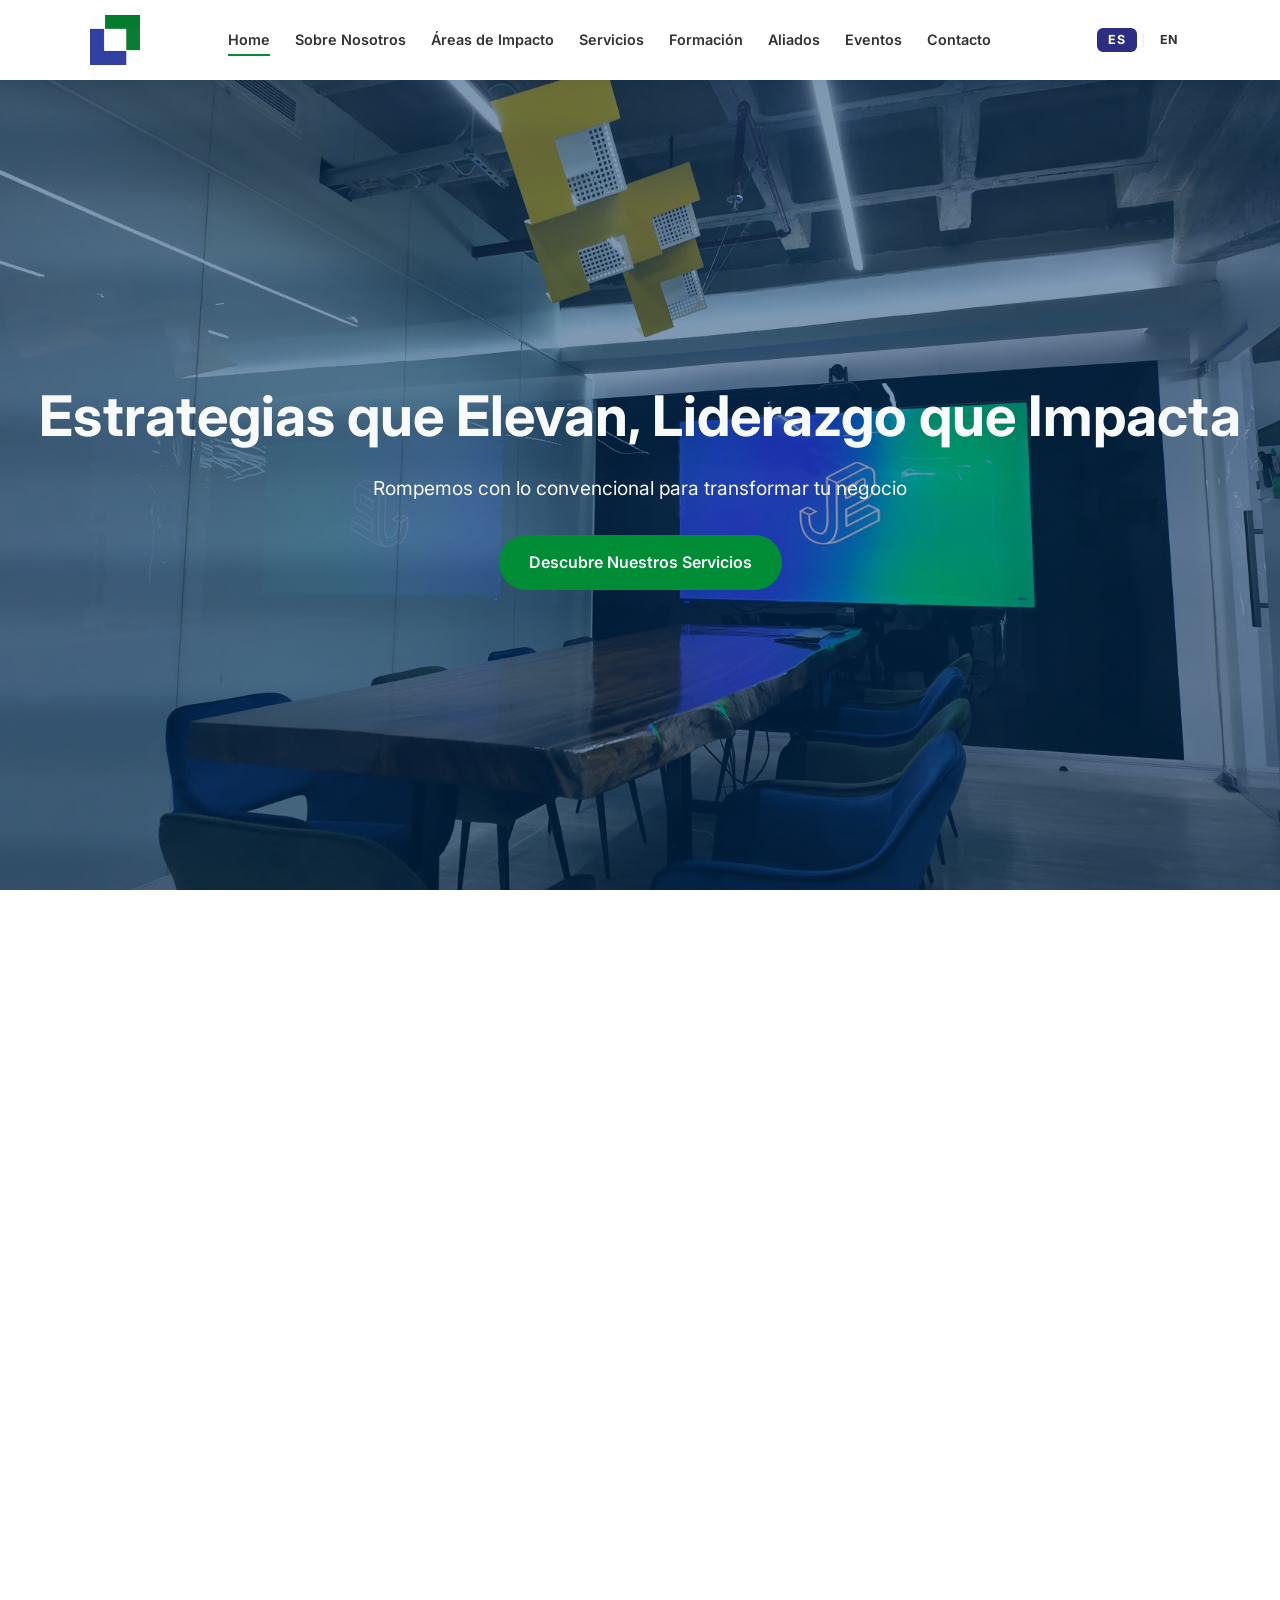
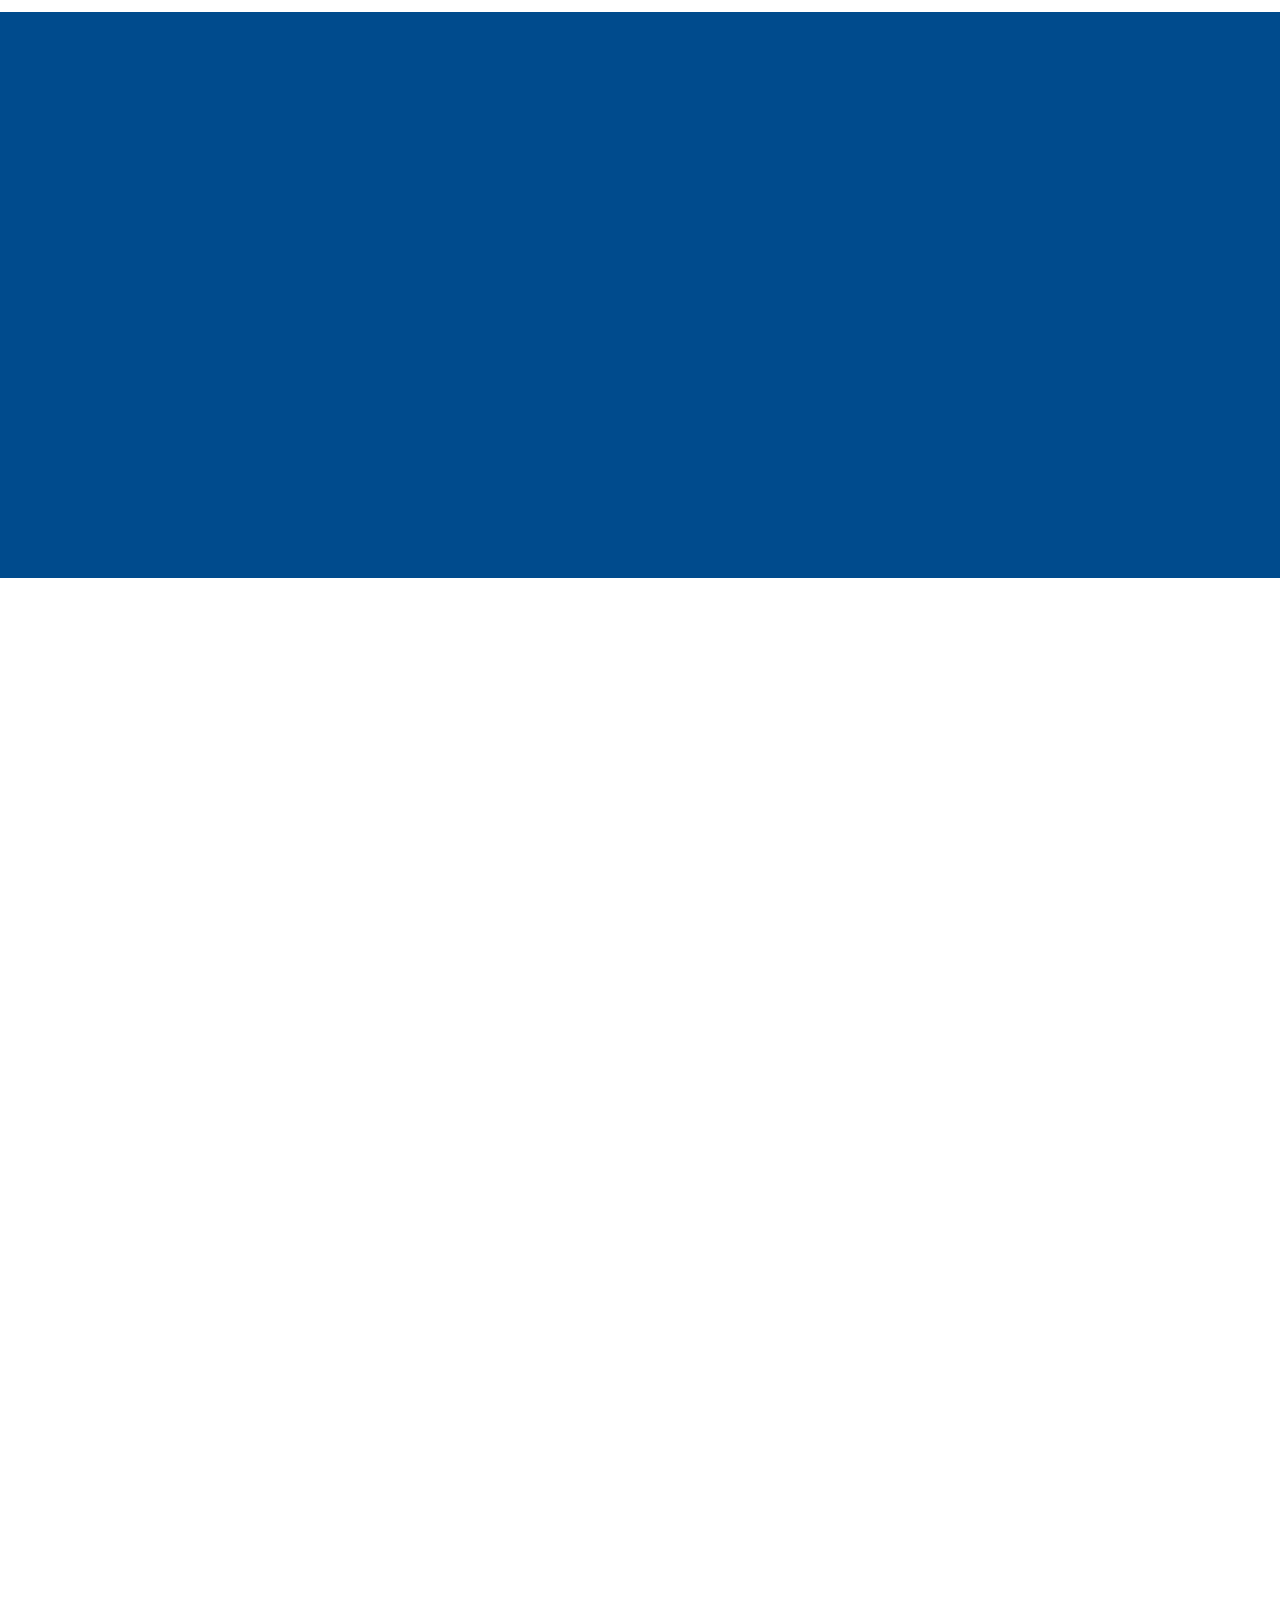
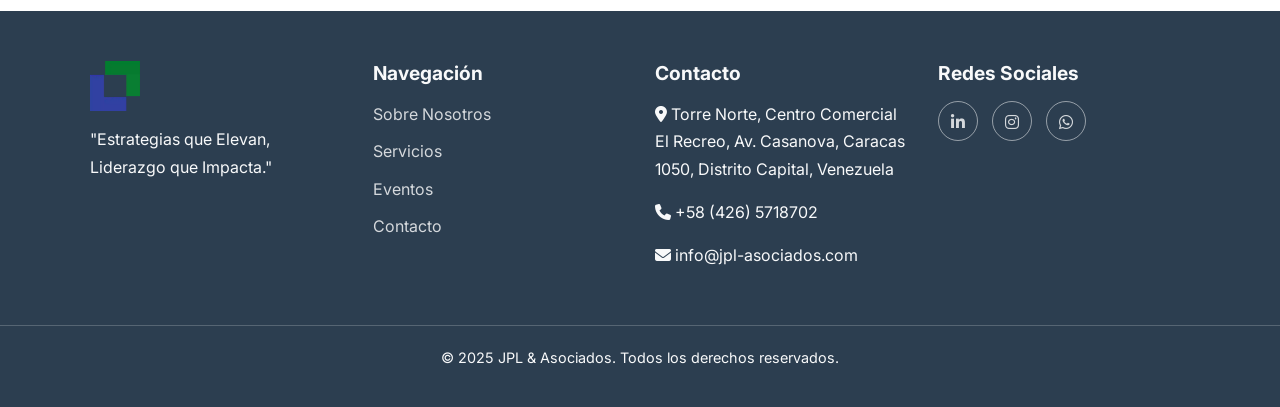
<file: index.html>
<!DOCTYPE html>
<html lang="es">

<head>
    <meta charset="UTF-8">
    <meta name="viewport" content="width=device-width, initial-scale=1.0">
    <meta name="description" data-lang="es"
        content="JPL &amp; Asociados: Consultoría experta en potenciar el talento humano y la estrategia empresarial para el éxito de su organización.">
    <meta name="description" data-lang="en"
        content="JPL &amp; Associates: Expert consulting to enhance human talent and business strategy for your organization's success.">
    <meta name="keywords"
        content="consultoría, desarrollo organizacional, talento humano, estrategia, certificación, liderazgo, formación, webinars, diplomados, cursos, consulting, organizational development, human talent, strategy, leadership">

    <title>JPL &amp; Asociados</title>

    <link rel="icon" href="image/ICONO-JPL-GRIS.ico" type="image/x-icon">
    <link rel="stylesheet" href="styles.css">
    <link rel="stylesheet" href="https://unpkg.com/swiper/swiper-bundle.min.css" />
    <link rel="stylesheet" href="https://cdnjs.cloudflare.com/ajax/libs/font-awesome/6.5.1/css/all.min.css">
</head>

<body>

    <header id="main-header">
        <div class="container header-container">
            <a href="#home" class="logo-link">
                <picture>
                    <source srcset="image/JPL_LOGO_COLORES.webp" type="image/webp">
                    <img src="image/JPL_LOGO_COLORES.webp" alt="Logo JPL &amp; Asociados" class="logo-image"
                        onerror="this.onerror=null;this.src='https://placehold.co/200x50/003366/FFFFFF?text=JPL+%26+Asociados';">
                </picture>
            </a>
            <nav class="main-nav">
                <ul>
                    <li><a href="#home" class="active" data-lang="es">Home</a><a href="#home" class="active" data-lang="en">Home</a></li>
                    <li><a href="#sobre-nosotros" data-lang="es">Sobre Nosotros</a><a href="#sobre-nosotros" data-lang="en">About Us</a></li>
                    <li><a href="#areas-impacto" data-lang="es">Áreas de Impacto</a><a href="#areas-impacto" data-lang="en">Impact Areas</a></li>
                    <li><a href="#servicios" data-lang="es">Servicios</a><a href="#servicios" data-lang="en">Services</a></li>
                    <li><a href="#formacion" data-lang="es">Formación</a><a href="#formacion" data-lang="en">Training</a></li>
                    <li><a href="#aliados" data-lang="es">Aliados</a><a href="#aliados" data-lang="en">Partners</a></li>
                    <li><a href="#eventos" data-lang="es">Eventos</a><a href="#eventos" data-lang="en">Events</a></li>
                    <li><a href="contact.html" data-lang="es">Contacto</a><a href="contact.html" data-lang="en">Contact</a></li>
                </ul>
            </nav>
            <!-- Language Switcher -->
            <div class="lang-switcher" id="langSwitcher">
                <button class="lang-btn active" id="btnES" onclick="setLang('es')" aria-label="Español">ES</button>
                <span class="lang-divider">|</span>
                <button class="lang-btn" id="btnEN" onclick="setLang('en')" aria-label="English">EN</button>
            </div>
            <button class="hamburger" aria-label="Abrir menú">
                <span class="bar"></span>
                <span class="bar"></span>
                <span class="bar"></span>
            </button>
        </div>
    </header>

    <main>

        <section id="home" class="hero">
            <div class="hero-content">
                <h1 data-lang="es">Estrategias que Elevan, Liderazgo que Impacta</h1>
                <h1 data-lang="en">Strategies that Elevate, Leadership that Impacts</h1>
                <p data-lang="es">Rompemos con lo convencional para transformar tu negocio</p>
                <p data-lang="en">We break with the conventional to transform your business</p>
                <a href="#servicios" class="btn btn-secondary" data-lang="es">Descubre Nuestros Servicios</a>
                <a href="#servicios" class="btn btn-secondary" data-lang="en">Discover Our Services</a>
            </div>
        </section>


        <section id="sobre-nosotros" class="container">
            <!-- Animación agregada -->
            <h2 class="section-title scroll-animation fade-in-up" data-lang="es">Sobre Nosotros</h2>
            <h2 class="section-title scroll-animation fade-in-up" data-lang="en">About Us</h2>
            <div class="about-content">
                <!-- Animación agregada -->
                <div class="about-image scroll-animation fade-in-left">
                    <img src="image/Sobre_nosotros.webp" alt="Equipo de JPL &amp; Asociados"
                        onerror="this.onerror=null;this.src='https://placehold.co/600x400/CCCCCC/FFFFFF?text=Nuestro+Equipo';">
                </div>
                <!-- Animación agregada -->
                <div class="about-text scroll-animation fade-in-right">
                    <h3 data-lang="es">Nuestra Misión</h3>
                    <h3 data-lang="en">Our Mission</h3>
                    <p data-lang="es">Impulsamos la transformación, innovación y el desarrollo sostenible para activar personas y
                        organizaciones que generan impacto, inspiran confianza y crean futuro desde sus entornos.</p>
                    <p data-lang="en">We drive transformation, innovation and sustainable development to activate people and
                        organizations that generate impact, inspire trust and create the future from their environments.</p>
                    <h3 data-lang="es">Nuestra Visión</h3>
                    <h3 data-lang="en">Our Vision</h3>
                    <p data-lang="es">Ser el aliado estratégico que inspire, potencie y acompañe a líderes y organizaciones en la
                        construcción de un futuro sostenible, innovador y ético.</p>
                    <p data-lang="en">To be the strategic partner that inspires, empowers and supports leaders and organizations in
                        building a sustainable, innovative and ethical future.</p>
                </div>
            </div>
        </section>


        <section id="areas-impacto" style="background-color: var(--color-background-grey);">
            <div class="container">
                <!-- Animación agregada -->
                <h2 class="section-title scroll-animation fade-in-up" data-lang="es">Nuestras Áreas de Impacto</h2>
                <h2 class="section-title scroll-animation fade-in-up" data-lang="en">Our Impact Areas</h2>
                <p class="section-subtitle scroll-animation fade-in-up" data-lang="es">Diseñamos soluciones a la medida en áreas clave
                    para impulsar el crecimiento y la eficiencia de su organización.</p>
                <p class="section-subtitle scroll-animation fade-in-up" data-lang="en">We design tailored solutions in key areas
                    to drive the growth and efficiency of your organization.</p>
            </div>


            <!-- Animación agregada -->
            <div class="swiper-container impact-carousel scroll-animation fade-in-up">

                <div class="swiper-wrapper">
                </div>


                <div class="swiper-button-next"></div>
                <div class="swiper-button-prev"></div>
            </div>


            <section id="servicios" class="container">
                <!-- Animación agregada -->
                <h2 class="section-title scroll-animation fade-in-up" data-lang="es">Nuestros Servicios</h2>
                <h2 class="section-title scroll-animation fade-in-up" data-lang="en">Our Services</h2>
                <p class="section-subtitle scroll-animation fade-in-up" data-lang="es">Un portafolio de soluciones diseñadas para
                    impulsar el talento y la productividad de tu organización.</p>
                <p class="section-subtitle scroll-animation fade-in-up" data-lang="en">A portfolio of solutions designed to
                    boost the talent and productivity of your organization.</p>

                <div class="expertise-item">
                    <!-- Animación agregada -->
                    <div class="expertise-text scroll-animation fade-in-right">
                        <h3 data-lang="es">Desarrollo de Competencias Gerenciales</h3>
                        <h3 data-lang="en">Managerial Skills Development</h3>
                        <p data-lang="es">Fortalecemos el liderazgo, la comunicación asertiva, el trabajo en equipo y la toma de
                            decisiones estratégicas en los líderes de su organización a través de programas de formación de alto
                            impacto.</p>
                        <p data-lang="en">We strengthen leadership, assertive communication, teamwork and strategic decision-making
                            in your organization's leaders through high-impact training programs.</p>
                    </div>
                    <!-- Animación agregada -->
                    <div class="expertise-image scroll-animation fade-in-left">
                        <img src="image/Desarrollo de Competencias Gerenciales.webp" alt="Desarrollo de Competencias"
                            onerror="this.onerror=null;this.src='https://placehold.co/600x400/CCCCCC/FFFFFF?text=Servicio+1';">
                    </div>
                </div>

                <div class="expertise-item reverse">
                    <!-- Animación agregada -->
                    <div class="expertise-image scroll-animation fade-in-right">
                        <img src="image/experiencias_vivenciales.webp" alt="Team Building"
                            onerror="this.onerror=null;this.src='https://placehold.co/600x400/CCCCCC/FFFFFF?text=Servicio+2';">
                    </div>
                    <!-- Animación agregada -->
                    <div class="expertise-text scroll-animation fade-in-left">
                        <h3 data-lang="es">Team Building y Experiencias Vivenciales</h3>
                        <h3 data-lang="en">Team Building and Experiential Programs</h3>
                        <p data-lang="es">Diseñamos y facilitamos actividades de alto impacto, tanto presenciales como virtuales, para
                            fortalecer la cohesión, la confianza y la colaboración en los equipos de trabajo, mejorando el
                            clima laboral.</p>
                        <p data-lang="en">We design and facilitate high-impact activities, both in-person and virtual, to
                            strengthen cohesion, trust and collaboration in work teams, improving the workplace environment.</p>
                    </div>
                </div>

                <div class="expertise-item">
                    <!-- Animación agregada -->
                    <div class="expertise-text scroll-animation fade-in-right">
                        <h3 data-lang="es">Plataformas E-learning y Gamificación</h3>
                        <h3 data-lang="en">E-learning Platforms and Gamification</h3>
                        <p data-lang="es">Implementamos soluciones tecnológicas de vanguardia para una formación online que sea
                            interactiva, medible y atractiva, utilizando la gamificación para maximizar el compromiso y la
                            retención del conocimiento.</p>
                        <p data-lang="en">We implement cutting-edge technological solutions for online training that is
                            interactive, measurable and engaging, using gamification to maximize commitment and
                            knowledge retention.</p>
                    </div>
                    <!-- Animación agregada -->
                    <div class="expertise-image scroll-animation fade-in-left">
                        <img src="image/Gamificacion.webp" alt="Plataformas E-learning"
                            onerror="this.onerror=null;this.src='https://placehold.co/600x400/CCCCCC/FFFFFF?text=Servicio+3';">
                    </div>
                </div>
            </section>


            <section id="formacion" style="background-color: var(--color-background-grey);">
                <div class="container">
                    <!-- Animación agregada -->
                    <h2 class="section-title scroll-animation fade-in-up" data-lang="es">Nuestra Oferta Formativa</h2>
                    <h2 class="section-title scroll-animation fade-in-up" data-lang="en">Our Training Offer</h2>
                    <p class="section-subtitle scroll-animation fade-in-up" data-lang="es">Programas diseñados para potenciar el
                        talento y catalizar el crecimiento en tu organización, acreditados por la Universidad Simón Bolívar.</p>
                    <p class="section-subtitle scroll-animation fade-in-up" data-lang="en">Programs designed to enhance talent and catalyze
                        growth in your organization, accredited by Universidad Simón Bolívar.</p>

                    <!-- Animación agregada -->
                    <div class="tabs-container scroll-animation fade-in-up">
                        <div class="tab-buttons">
                            <button class="tab-button active" data-tab="diplomados" data-lang="es">Diplomados</button>
                            <button class="tab-button active" data-tab="diplomados" data-lang="en">Diplomas</button>
                            <button class="tab-button" data-tab="cursos" data-lang="es">Cursos de Extensión</button>
                            <button class="tab-button" data-tab="cursos" data-lang="en">Extension Courses</button>
                        </div>


                        <div class="tab-content active" id="diplomados">
                            <div class="formation-grid">
                                <!-- Animación agregada -->
                                <div class="formation-card scroll-animation fade-in-up">
                                    <div class="formation-icon"><i class="fas fa-brain"></i></div>
                                    <h3 data-lang="es">Competencias Gerenciales para la Innovación y el Liderazgo</h3>
                                    <h3 data-lang="en">Managerial Competencies for Innovation and Leadership</h3>
                                    <p data-lang="es">Integran pensamiento estratégico, gestión emocional y liderazgo consciente,
                                        aplicando herramientas de neurociencia, PNL y coaching.</p>
                                    <p data-lang="en">They integrate strategic thinking, emotional management and conscious leadership,
                                        applying neuroscience, NLP and coaching tools.</p>
                                    <span class="duration"><i class="fas fa-clock"></i> 120-252 horas</span>
                                </div>
                                <!-- Animación agregada -->
                                <div class="formation-card scroll-animation fade-in-up">
                                    <div class="formation-icon"><i class="fas fa-lightbulb"></i></div>
                                    <h3 data-lang="es">Consciencia Estratégica: Liderar en la Era de la Evolución Digital</h3>
                                    <h3 data-lang="en">Strategic Awareness: Leading in the Age of Digital Evolution</h3>
                                    <p data-lang="es">Desarrollan una nueva forma de liderar, integrando herramientas digitales e
                                        innovadoras a través de una experiencia simbólica y vivencial.</p>
                                    <p data-lang="en">They develop a new way of leading, integrating digital and
                                        innovative tools through a symbolic and experiential experience.</p>
                                    <span class="duration"><i class="fas fa-clock"></i> 120-252 horas</span>
                                </div>
                                <!-- Animación agregada -->
                                <div class="formation-card scroll-animation fade-in-up">
                                    <div class="formation-icon"><i class="fas fa-people-group"></i></div>
                                    <h3 data-lang="es">Gestión Humana de Equipos con propósito, conexión y autonomía</h3>
                                    <h3 data-lang="en">Human Team Management with purpose, connection and autonomy</h3>
                                    <p data-lang="es">Desarrollan competencias de liderazgo consciente y colaborativo para gestionar
                                        equipos resilientes y estratégicos.</p>
                                    <p data-lang="en">They develop conscious and collaborative leadership skills to manage
                                        resilient and strategic teams.</p>
                                    <span class="duration"><i class="fas fa-clock"></i> 120-252 horas</span>
                                </div>
                                <!-- Animación agregada -->
                                <div class="formation-card scroll-animation fade-in-up">
                                    <div class="formation-icon"><i class="fas fa-rocket"></i></div>
                                    <h3 data-lang="es">Gerencia Disruptiva</h3>
                                    <h3 data-lang="en">Disruptive Management</h3>
                                    <p data-lang="es">Diseñan procesos organizacionales aplicando prácticas disruptivas sensibles al
                                        cambio emocional y tecnológico.</p>
                                    <p data-lang="en">They design organizational processes applying disruptive practices sensitive to
                                        emotional and technological change.</p>
                                    <span class="duration"><i class="fas fa-clock"></i> 120-252 horas</span>
                                </div>
                                <!-- Animación agregada -->
                                <div class="formation-card scroll-animation fade-in-up">
                                    <div class="formation-icon"><i class="fas fa-seedling"></i></div>
                                    <h3 data-lang="es">Liderazgo Consciente para Ecosistemas Emergentes</h3>
                                    <h3 data-lang="en">Conscious Leadership for Emerging Ecosystems</h3>
                                    <p data-lang="es">Diseñan ecosistemas organizacionales dinámicos mediante prácticas de liderazgo
                                        consciente, activando el pensamiento sistémico.</p>
                                    <p data-lang="en">They design dynamic organizational ecosystems through conscious leadership
                                        practices, activating systemic thinking.</p>
                                    <span class="duration"><i class="fas fa-clock"></i> 120-252 horas</span>
                                </div>
                                <!-- Animación agregada -->
                                <div class="formation-card scroll-animation fade-in-up">
                                    <div class="formation-icon"><i class="fas fa-laptop-code"></i></div>
                                    <h3 data-lang="es">Innovación y Transformación Digital</h3>
                                    <h3 data-lang="en">Innovation and Digital Transformation</h3>
                                    <p data-lang="es">Diseñan soluciones digitales innovadoras para contextos organizacionales,
                                        mediante experiencias basadas en proyectos y casos reales.</p>
                                    <p data-lang="en">They design innovative digital solutions for organizational contexts,
                                        through experiences based on real projects and case studies.</p>
                                    <span class="duration"><i class="fas fa-clock"></i> 120-252 horas</span>
                                </div>
                            </div>
                        </div>


                        <div class="tab-content" id="cursos">
                            <div class="formation-grid">
                                <div class="formation-card">
                                    <div class="formation-icon"><i class="fas fa-briefcase"></i></div>
                                    <h3 data-lang="es">Liderazgo, Gerencia y Gestión Estratégica</h3>
                                    <h3 data-lang="en">Leadership, Management and Strategic Planning</h3>
                                    <p data-lang="es">Desarrollar habilidades de liderazgo para gestionar equipos en entornos digitales
                                        y fomentar una cultura de transformación.</p>
                                    <p data-lang="en">Develop leadership skills to manage teams in digital environments
                                        and foster a culture of transformation.</p>
                                    <span class="duration"><i class="fas fa-clock"></i> 16 horas</span>
                                </div>
                                <div class="formation-card">
                                    <div class="formation-icon"><i class="fas fa-bullhorn"></i></div>
                                    <h3 data-lang="es">Estrategias de Mercadeo Digital</h3>
                                    <h3 data-lang="en">Digital Marketing Strategies</h3>
                                    <p data-lang="es">Capacitar en la creación y ejecución de estrategias efectivas de mercadeo
                                        digital, incluyendo SEO, SEM y redes sociales.</p>
                                    <p data-lang="en">Training in the creation and execution of effective digital marketing
                                        strategies, including SEO, SEM and social media.</p>
                                    <span class="duration"><i class="fas fa-clock"></i> 16 horas</span>
                                </div>
                                <div class="formation-card">
                                    <div class="formation-icon"><i class="fas fa-chart-line"></i></div>
                                    <h3 data-lang="es">Programa Avanzado de Ventas</h3>
                                    <h3 data-lang="en">Advanced Sales Program</h3>
                                    <p data-lang="es">Proporcionar herramientas y técnicas para mejorar el proceso de ventas, desde la
                                        prospección hasta el cierre.</p>
                                    <p data-lang="en">Provide tools and techniques to improve the sales process, from
                                        prospecting to closing.</p>
                                    <span class="duration"><i class="fas fa-clock"></i> 24 horas</span>
                                </div>
                                <div class="formation-card">
                                    <div class="formation-icon"><i class="fas fa-robot"></i></div>
                                    <h3 data-lang="es">Transformación Digital e Inteligencia Artificial (IA)</h3>
                                    <h3 data-lang="en">Digital Transformation and Artificial Intelligence (AI)</h3>
                                    <p data-lang="es">Capacitar en la implementación de estrategias digitales y la integración de la IA
                                        para mejorar la competitividad.</p>
                                    <p data-lang="en">Train in the implementation of digital strategies and the integration of AI
                                        to improve competitiveness.</p>
                                    <span class="duration"><i class="fas fa-clock"></i> 16 horas</span>
                                </div>
                                <div class="formation-card">
                                    <div class="formation-icon"><i class="fas fa-book-open"></i></div>
                                    <h3 data-lang="es">Fundamentos Del Liderazgo</h3>
                                    <h3 data-lang="en">Fundamentals of Leadership</h3>
                                    <p data-lang="es">Brindar una comprensión sólida de los fundamentos del liderazgo, incluyendo
                                        características, estilos y teorías.</p>
                                    <p data-lang="en">Provide a solid understanding of the fundamentals of leadership, including
                                        characteristics, styles and theories.</p>
                                    <span class="duration"><i class="fas fa-clock"></i> 16 horas</span>
                                </div>
                                <div class="formation-card">
                                    <div class="formation-icon"><i class="fas fa-trophy"></i></div>
                                    <h3 data-lang="es">Gestión De Equipos De Alto Desempeño</h3>
                                    <h3 data-lang="en">High-Performance Team Management</h3>
                                    <p data-lang="es">Brindar conocimientos para crear y liderar equipos que alcancen resultados
                                        extraordinarios de manera consistente.</p>
                                    <p data-lang="en">Provide knowledge to create and lead teams that consistently achieve
                                        extraordinary results.</p>
                                    <span class="duration"><i class="fas fa-clock"></i> 16 horas</span>
                                </div>
                            </div>
                        </div>
                    </div>
                </div>
            </section>


            <section id="aliados" style="background-color: var(--color-secondary-blue);">
                <div class="container">
                    <!-- Animación agregada -->
                    <h2 class="section-title scroll-animation fade-in-up" data-lang="es">Nuestros Aliados Estratégicos</h2>
                    <h2 class="section-title scroll-animation fade-in-up" data-lang="en">Our Strategic Partners</h2>
                    <!-- Mensaje nuevo agregado -->
                    <p class="section-subtitle scroll-animation fade-in-up" data-lang="es">Creemos en el poder de la colaboración.
                        Nuestros aliados son una extensión de nuestro equipo y, juntos, creamos un impacto mayor y más
                        sostenible.</p>
                    <p class="section-subtitle scroll-animation fade-in-up" data-lang="en">We believe in the power of collaboration.
                        Our partners are an extension of our team and, together, we create a greater and more
                        sustainable impact.</p>
                    <div class="allies-grid">
                        <!-- Animación agregada -->
                        <a href="http://www.usb.ve/" target="_blank" class="ally-card scroll-animation fade-in-up"><img
                                src="image/Logo_USB.png" alt="Logo Universidad Simón Bolívar"
                                onerror="this.onerror=null;this.src='https://placehold.co/128x128/ffffff/c0c0c0?text=USB';">
                            <h4>Universidad Simón Bolívar</h4>
                            <p data-lang="es">Formación</p>
                            <p data-lang="en">Training</p>
                        </a>
                        <!-- Animación agregada -->
                        <a href="https://website.pafar.com.ve/" target="_blank"
                            class="ally-card scroll-animation fade-in-up"><img src="image/Logo_PAFAR.png"
                                alt="Logo PAFAR"
                                onerror="this.onerror=null;this.src='https://placehold.co/128x128/ffffff/c0c0c0?text=PAFAR';">
                            <h4>PAFAR</h4>
                            <p data-lang="es">Ingeniería y Construcción</p>
                            <p data-lang="en">Engineering &amp; Construction</p>
                        </a>
                        <!-- Animación agregada -->
                        <a href="https://dempre.com/" target="_blank" class="ally-card scroll-animation fade-in-up"><img
                                src="image/Logo_DEMPRE.png" alt="Logo Dempre"
                                onerror="this.onerror=null;this.src='https://placehold.co/128x128/ffffff/c0c0c0?text=Dempre';">
                            <h4>Dempre</h4>
                            <p data-lang="es">Desarrollo Empresarial</p>
                            <p data-lang="en">Business Development</p>
                        </a>
                        <!-- Animación agregada -->
                        <a href="https://3dtres.net/" target="_blank" class="ally-card scroll-animation fade-in-up"><img
                                src="image/Logo_3D3.png" alt="Logo 3D3"
                                onerror="this.onerror=null;this.src='https://placehold.co/128x128/ffffff/c0c0c0?text=3D3';">
                            <h4>3D3</h4>
                            <p data-lang="es">Impresión 3D</p>
                            <p data-lang="en">3D Printing</p>
                        </a>
                        <!-- Animación agregada -->
                        <a href="https://enlacesmultiples.pafar.com.ve/tecnolab-kids/" target="_blank"
                            class="ally-card scroll-animation fade-in-up"><img src="image/Logo_TecnoLabKids.png"
                                alt="Logo TECNOLAB KIDS"
                                onerror="this.onerror=null;this.src='https://placehold.co/128x128/ffffff/c0c0c0?text=TecnoLab';">
                            <h4>TECNOLAB KIDS</h4>
                            <p data-lang="es">Kits de Robótica</p>
                            <p data-lang="en">Robotics Kits</p>
                        </a>
                    </div>
                </div>
            </section>


            <section id="eventos" class="container">
                <h2 class="section-title scroll-animation fade-in-up" data-lang="es">Webinars y Eventos</h2>
                <h2 class="section-title scroll-animation fade-in-up" data-lang="en">Webinars &amp; Events</h2>
                <div class="about-content">
                    <div class="about-image scroll-animation fade-in-left">
                        <video autoplay loop muted playsinline style="width: 100%; height: auto; border-radius: 15px;">
                            <source src="image/WebinarsYeventos.mp4" type="video/mp4">
                            <span data-lang="es">Lo sentimos, tu navegador no soporta videos.</span>
                            <span data-lang="en">Sorry, your browser does not support videos.</span>
                        </video>
                    </div>
                    <div class="about-text scroll-animation fade-in-right">
                        <h3 data-lang="es">Mantente Actualizado</h3>
                        <h3 data-lang="en">Stay Up to Date</h3>
                        <p data-lang="es">Conectamos con nuestra comunidad a través de webinars, talleres y eventos sobre las últimas
                            tendencias en gestión del talento, liderazgo y tecnología. Son espacios de aprendizaje y
                            networking para conectar con expertos y colegas del sector.</p>
                        <p data-lang="en">We connect with our community through webinars, workshops and events on the latest
                            trends in talent management, leadership and technology. These are learning and
                            networking spaces to connect with industry experts and colleagues.</p>
                        <a href="contact.html" class="btn btn-primary" style="margin-top: 20px;" data-lang="es">Suscríbete para Novedades</a>
                        <a href="contact.html" class="btn btn-primary" style="margin-top: 20px;" data-lang="en">Subscribe for Updates</a>
                    </div>
                </div>
            </section>



            <section class="cta-contact">
                <div class="container">
                    <h2 class="scroll-animation fade-in-up gradient-text" style="margin-bottom: 10px;" data-lang="es">¿Tienes alguna pregunta?</h2>
                    <h2 class="scroll-animation fade-in-up gradient-text" style="margin-bottom: 10px;" data-lang="en">Do you have any questions?</h2>
                    <p class="scroll-animation fade-in-up" style="margin: 0 auto 25px; max-width: 720px;" data-lang="es">
                        Estamos aquí para ayudarte. Conversemos sobre cómo podemos impulsar tu organización.
                    </p>
                    <p class="scroll-animation fade-in-up" style="margin: 0 auto 25px; max-width: 720px;" data-lang="en">
                        We are here to help you. Let's talk about how we can boost your organization.
                    </p>
                    <a href="contact.html" class="btn btn-primary btn-to-green scroll-animation fade-in-up" data-lang="es">
                        Contactar ahora
                    </a>
                    <a href="contact.html" class="btn btn-primary btn-to-green scroll-animation fade-in-up" data-lang="en">
                        Contact us now
                    </a>
                </div>
            </section>


    </main>


    <footer id="main-footer">
        <div class="container footer-container">
            <div class="footer-about">
                <picture>
                    <source srcset="image/JPL_LOGO_BLANCO.webp" type="image/webp">
                    <img src="image/JPL_LOGO_BLANCO.webp" alt="Logo JPL Blanco"
                        style="height: 50px; margin-bottom: 15px;">
                </picture>
                <p data-lang="es">"Estrategias que Elevan, Liderazgo que Impacta."</p>
                <p data-lang="en">"Strategies that Elevate, Leadership that Impacts."</p>
            </div>
            <div class="footer-links">
                <h4 data-lang="es">Navegación</h4>
                <h4 data-lang="en">Navigation</h4>
                <ul>
                    <li><a href="#sobre-nosotros" data-lang="es">Sobre Nosotros</a><a href="#sobre-nosotros" data-lang="en">About Us</a></li>
                    <li><a href="#servicios" data-lang="es">Servicios</a><a href="#servicios" data-lang="en">Services</a></li>
                    <li><a href="#eventos" data-lang="es">Eventos</a><a href="#eventos" data-lang="en">Events</a></li>
                    <li><a href="contact.html" data-lang="es">Contacto</a><a href="contact.html" data-lang="en">Contact</a></li>
                </ul>
            </div>
            <div class="footer-contact">
                <h4 data-lang="es">Contacto</h4>
                <h4 data-lang="en">Contact</h4>
                <p><i class="fas fa-map-marker-alt"></i> Torre Norte, Centro Comercial El Recreo, Av. Casanova, Caracas
                    1050, Distrito Capital, Venezuela</p>
                <p><i class="fas fa-phone"></i> +58 (426) 5718702</p>
                <p><i class="fas fa-envelope"></i> info@jpl-asociados.com</p>
            </div>
            <div class="footer-social">
                <h4 data-lang="es">Redes Sociales</h4>
                <h4 data-lang="en">Social Media</h4>
                <div class="social-links">
                    <a href="https://www.linkedin.com/in/jpl-asociados/" target="_blank" aria-label="LinkedIn"><i class="fab fa-linkedin-in"></i></a>
                    <a href="https://www.instagram.com/jpl.asociados" target="_blank" aria-label="Instagram"><i
                            class="fab fa-instagram"></i></a>
                    <a href="https://wa.me/+584265718702" target="_blank" aria-label="WhatsApp"><i
                            class="fab fa-whatsapp"></i></a>
                </div>
            </div>
        </div>
        <div class="footer-bottom">
            <p data-lang="es">&copy; 2025 JPL &amp; Asociados. Todos los derechos reservados.</p>
            <p data-lang="en">&copy; 2025 JPL &amp; Associates. All rights reserved.</p>
        </div>
    </footer>



    <script src="https://unpkg.com/swiper/swiper-bundle.min.js"></script>
    <script src="scripts.js" defer></script>
</body>

</html>
</file>
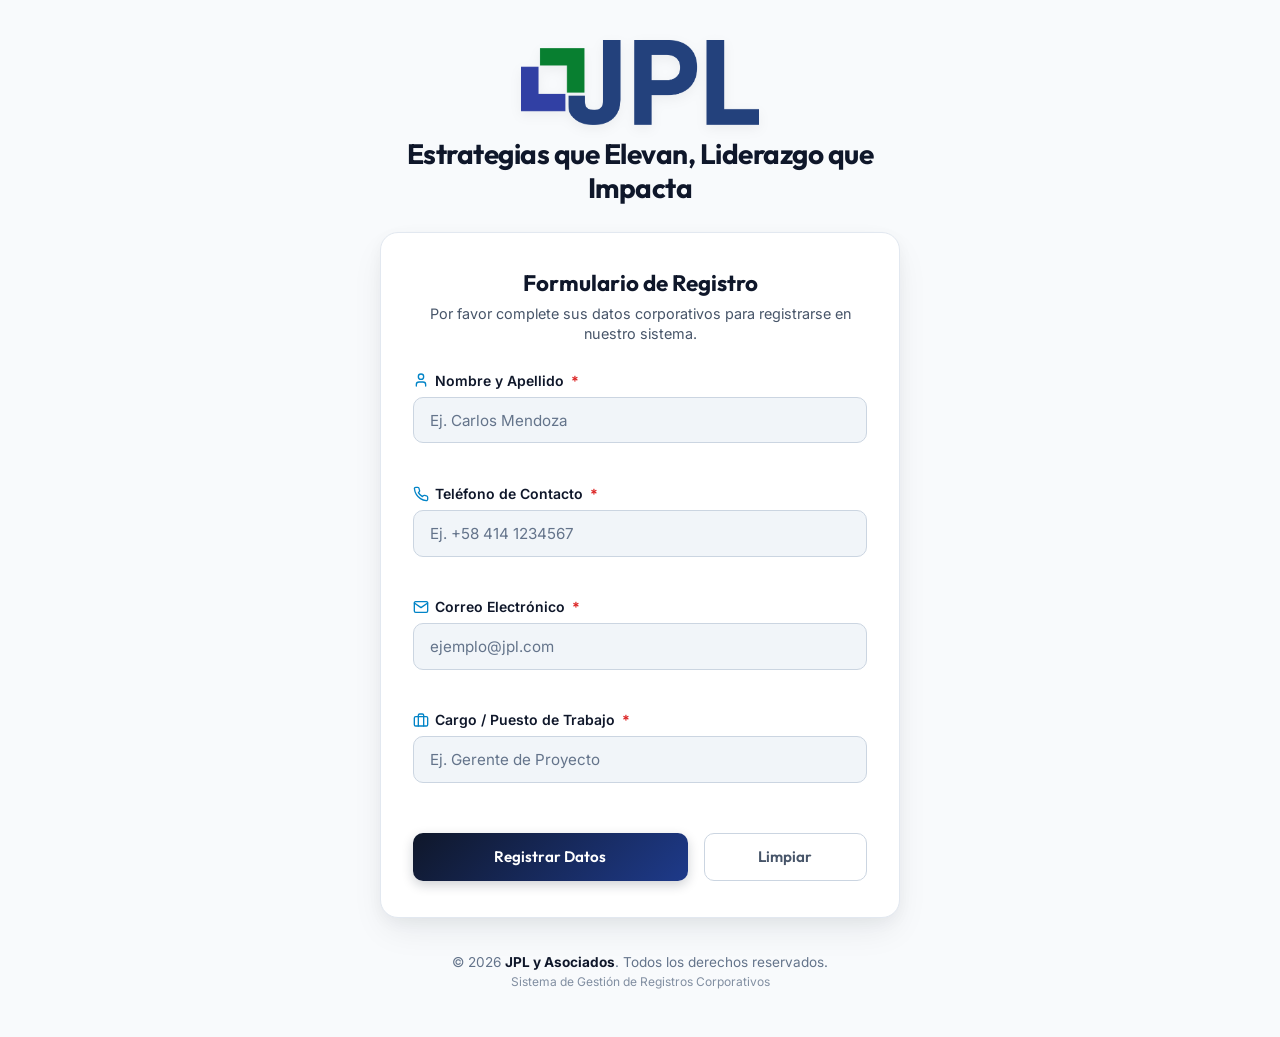
<file: formulario/index.html>
<!DOCTYPE html>
<html lang="es">

<head>
  <meta charset="UTF-8">
  <meta name="viewport" content="width=device-width, initial-scale=1.0">
  <meta name="description" content="Formulario Oficial de Registro de Personal y Contactos de JPL y Asociados.">
  <title>Registro de Datos | JPL y Asociados</title>
  <!-- Google Fonts -->
  <link rel="preconnect" href="https://fonts.googleapis.com">
  <link rel="preconnect" href="https://fonts.gstatic.com" crossorigin>
  <link
    href="https://fonts.googleapis.com/css2?family=Inter:wght@300;400;500;600;700&family=Outfit:wght@400;500;600;700;800&display=swap"
    rel="stylesheet">
  <!-- Stylesheet -->
  <link rel="stylesheet" href="styles.css">
</head>

<body>

  <div class="app-container">
    <!-- Header Corporativo con Logo -->
    <header class="brand-header">
      <div class="logo-wrapper">
        <img src="LogoJPL.webp" alt="JPL y Asociados" class="brand-logo-img">
      </div>
      <div class="logo-text">
        <h1>Estrategias que Elevan, Liderazgo que Impacta</h1>
      </div>
    </header>

    <!-- Main Content Area -->
    <main class="main-content">
      <div class="form-card">

        <!-- Card Header -->
        <div class="card-header">
          <h2>Formulario de Registro</h2>
          <p>Por favor complete sus datos corporativos para registrarse en nuestro sistema.</p>
        </div>

        <!-- Formulario -->
        <form id="registroForm" novalidate>

          <!-- Campo 1: Nombre y Apellido -->
          <div class="form-group">
            <label for="nombre" class="form-label">
              <svg class="input-icon" xmlns="http://www.w3.org/2000/svg" viewBox="0 0 24 24" fill="none"
                stroke="currentColor" stroke-width="2" stroke-linecap="round" stroke-linejoin="round">
                <path d="M19 21v-2a4 4 0 0 0-4-4H9a4 4 0 0 0-4 4v2"></path>
                <circle cx="12" cy="7" r="4"></circle>
              </svg>
              Nombre y Apellido <span class="required">*</span>
            </label>
            <input type="text" id="nombre" name="nombre" class="form-control" placeholder="Ej. Carlos Mendoza" required
              autocomplete="name">
            <span class="error-message" id="nombreError"></span>
          </div>

          <!-- Campo 2: Teléfono -->
          <div class="form-group">
            <label for="telefono" class="form-label">
              <svg class="input-icon" xmlns="http://www.w3.org/2000/svg" viewBox="0 0 24 24" fill="none"
                stroke="currentColor" stroke-width="2" stroke-linecap="round" stroke-linejoin="round">
                <path
                  d="M22 16.92v3a2 2 0 0 1-2.18 2 19.79 19.79 0 0 1-8.63-3.07 19.5 19.5 0 0 1-6-6 19.79 19.79 0 0 1-3.07-8.67A2 2 0 0 1 4.11 2h3a2 2 0 0 1 2 1.72 12.84 12.84 0 0 0 .7 2.81 2 2 0 0 1-.45 2.11L8.09 9.91a16 16 0 0 0 6 6l1.27-1.27a2 2 0 0 1 2.11-.45 12.84 12.84 0 0 0 2.81.7A2 2 0 0 1 22 16.92z">
                </path>
              </svg>
              Teléfono de Contacto <span class="required">*</span>
            </label>
            <input type="tel" id="telefono" name="telefono" class="form-control" placeholder="Ej. +58 414 1234567"
              required autocomplete="tel">
            <span class="error-message" id="telefonoError"></span>
          </div>

          <!-- Campo 3: Correo Electrónico -->
          <div class="form-group">
            <label for="email" class="form-label">
              <svg class="input-icon" xmlns="http://www.w3.org/2000/svg" viewBox="0 0 24 24" fill="none"
                stroke="currentColor" stroke-width="2" stroke-linecap="round" stroke-linejoin="round">
                <path d="M4 4h16c1.1 0 2 .9 2 2v12c0 1.1-.9 2-2 2H4c-1.1 0-2-.9-2-2V6c0-1.1.9-2 2-2z"></path>
                <polyline points="22,6 12,13 2,6"></polyline>
              </svg>
              Correo Electrónico <span class="required">*</span>
            </label>
            <input type="email" id="email" name="email" class="form-control" placeholder="ejemplo@jpl.com" required
              autocomplete="email">
            <span class="error-message" id="emailError"></span>
          </div>

          <!-- Campo 4: Cargo -->
          <div class="form-group">
            <label for="cargo" class="form-label">
              <svg class="input-icon" xmlns="http://www.w3.org/2000/svg" viewBox="0 0 24 24" fill="none"
                stroke="currentColor" stroke-width="2" stroke-linecap="round" stroke-linejoin="round">
                <rect x="2" y="7" width="20" height="14" rx="2" ry="2"></rect>
                <path d="M16 21V5a2 2 0 0 0-2-2h-4a2 2 0 0 0-2 2v16"></path>
              </svg>
              Cargo / Puesto de Trabajo <span class="required">*</span>
            </label>
            <input type="text" id="cargo" name="cargo" class="form-control" placeholder="Ej. Gerente de Proyecto"
              required autocomplete="organization-title">
            <span class="error-message" id="cargoError"></span>
          </div>

          <!-- Alert Result Area -->
          <div id="statusAlert" class="status-alert" style="display: none;" role="alert">
            <div id="statusIcon" class="alert-icon"></div>
            <div id="statusMessage" class="alert-text"></div>
          </div>

          <!-- Botones de Acción -->
          <div class="form-actions">
            <button type="submit" id="submitBtn" class="btn btn-primary">
              <span class="btn-text">Registrar Datos</span>
              <span class="spinner" style="display: none;"></span>
            </button>
            <button type="reset" id="resetBtn" class="btn btn-outline">Limpiar</button>
          </div>

        </form>
      </div>
    </main>

    <!-- Footer -->
    <footer class="brand-footer">
      <p>&copy; <span id="currentYear"></span> <strong>JPL y Asociados</strong>. Todos los derechos reservados.</p>
      <p class="sub-footer">Sistema de Gestión de Registros Corporativos</p>
    </footer>
  </div>

  <script src="app.js"></script>
</body>

</html>
</file>
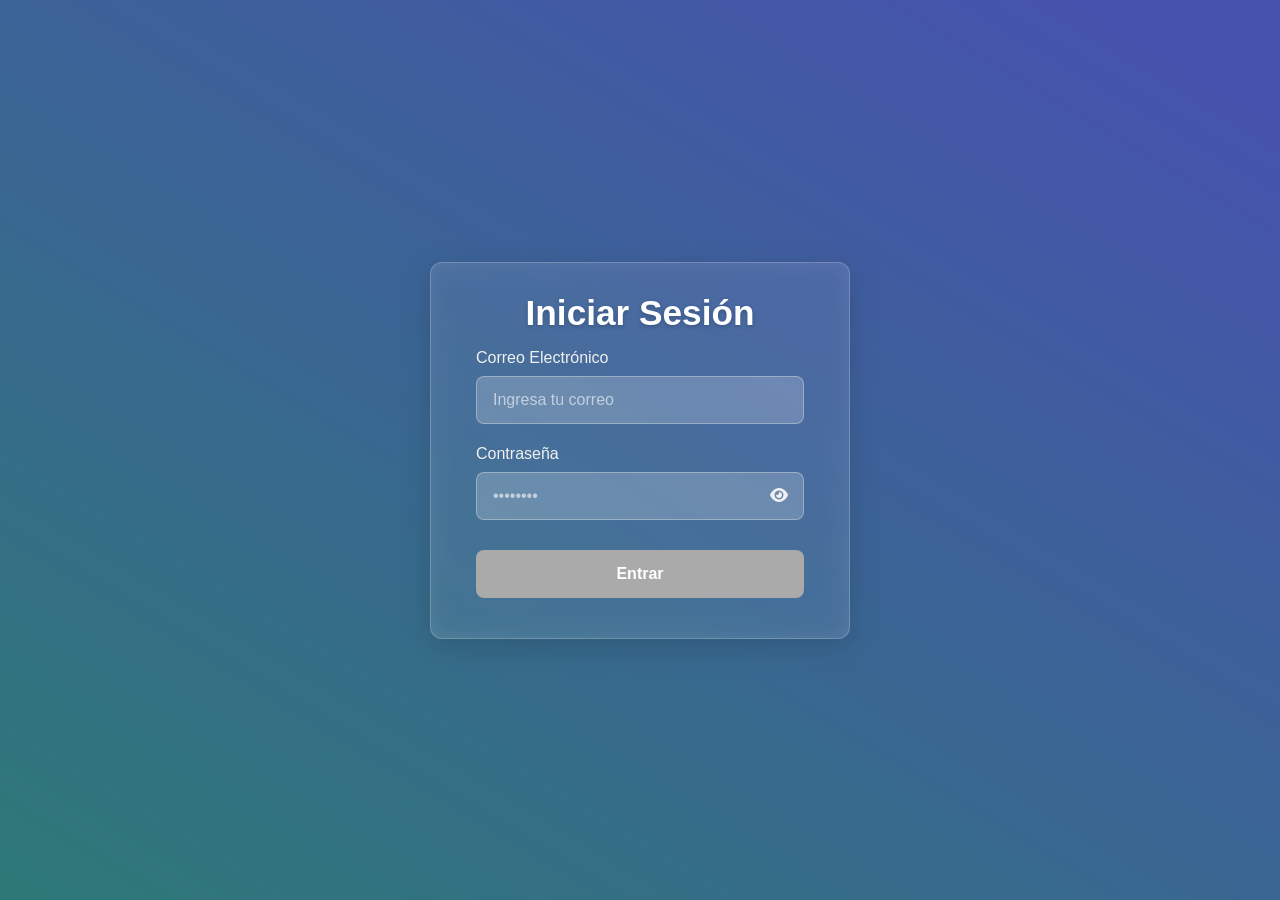
<file: intranet-corporativa/index.html>
<!doctype html>
<html lang="en" data-beasties-container>

<head>
  <meta charset="utf-8">
  <title>Uvi</title>
  <base href="/intranet-corporativa/">
  <meta name="viewport" content="width=device-width, initial-scale=1">
  <link rel="icon" type="image/png" href="img/favicon_uvi.png">
  <link rel="stylesheet" href="https://cdnjs.cloudflare.com/ajax/libs/font-awesome/6.5.1/css/all.min.css">
  <link rel="preconnect" href="https://fonts.googleapis.com">
  <link rel="preconnect" href="https://fonts.gstatic.com" crossorigin>
  <style>@font-face{font-family:'Inter';font-style:normal;font-weight:400;font-display:swap;src:url(https://fonts.gstatic.com/s/inter/v20/UcC73FwrK3iLTeHuS_nVMrMxCp50SjIa2JL7SUc.woff2) format('woff2');unicode-range:U+0460-052F, U+1C80-1C8A, U+20B4, U+2DE0-2DFF, U+A640-A69F, U+FE2E-FE2F;}@font-face{font-family:'Inter';font-style:normal;font-weight:400;font-display:swap;src:url(https://fonts.gstatic.com/s/inter/v20/UcC73FwrK3iLTeHuS_nVMrMxCp50SjIa0ZL7SUc.woff2) format('woff2');unicode-range:U+0301, U+0400-045F, U+0490-0491, U+04B0-04B1, U+2116;}@font-face{font-family:'Inter';font-style:normal;font-weight:400;font-display:swap;src:url(https://fonts.gstatic.com/s/inter/v20/UcC73FwrK3iLTeHuS_nVMrMxCp50SjIa2ZL7SUc.woff2) format('woff2');unicode-range:U+1F00-1FFF;}@font-face{font-family:'Inter';font-style:normal;font-weight:400;font-display:swap;src:url(https://fonts.gstatic.com/s/inter/v20/UcC73FwrK3iLTeHuS_nVMrMxCp50SjIa1pL7SUc.woff2) format('woff2');unicode-range:U+0370-0377, U+037A-037F, U+0384-038A, U+038C, U+038E-03A1, U+03A3-03FF;}@font-face{font-family:'Inter';font-style:normal;font-weight:400;font-display:swap;src:url(https://fonts.gstatic.com/s/inter/v20/UcC73FwrK3iLTeHuS_nVMrMxCp50SjIa2pL7SUc.woff2) format('woff2');unicode-range:U+0102-0103, U+0110-0111, U+0128-0129, U+0168-0169, U+01A0-01A1, U+01AF-01B0, U+0300-0301, U+0303-0304, U+0308-0309, U+0323, U+0329, U+1EA0-1EF9, U+20AB;}@font-face{font-family:'Inter';font-style:normal;font-weight:400;font-display:swap;src:url(https://fonts.gstatic.com/s/inter/v20/UcC73FwrK3iLTeHuS_nVMrMxCp50SjIa25L7SUc.woff2) format('woff2');unicode-range:U+0100-02BA, U+02BD-02C5, U+02C7-02CC, U+02CE-02D7, U+02DD-02FF, U+0304, U+0308, U+0329, U+1D00-1DBF, U+1E00-1E9F, U+1EF2-1EFF, U+2020, U+20A0-20AB, U+20AD-20C4, U+2113, U+2C60-2C7F, U+A720-A7FF;}@font-face{font-family:'Inter';font-style:normal;font-weight:400;font-display:swap;src:url(https://fonts.gstatic.com/s/inter/v20/UcC73FwrK3iLTeHuS_nVMrMxCp50SjIa1ZL7.woff2) format('woff2');unicode-range:U+0000-00FF, U+0131, U+0152-0153, U+02BB-02BC, U+02C6, U+02DA, U+02DC, U+0304, U+0308, U+0329, U+2000-206F, U+20AC, U+2122, U+2191, U+2193, U+2212, U+2215, U+FEFF, U+FFFD;}@font-face{font-family:'Inter';font-style:normal;font-weight:500;font-display:swap;src:url(https://fonts.gstatic.com/s/inter/v20/UcC73FwrK3iLTeHuS_nVMrMxCp50SjIa2JL7SUc.woff2) format('woff2');unicode-range:U+0460-052F, U+1C80-1C8A, U+20B4, U+2DE0-2DFF, U+A640-A69F, U+FE2E-FE2F;}@font-face{font-family:'Inter';font-style:normal;font-weight:500;font-display:swap;src:url(https://fonts.gstatic.com/s/inter/v20/UcC73FwrK3iLTeHuS_nVMrMxCp50SjIa0ZL7SUc.woff2) format('woff2');unicode-range:U+0301, U+0400-045F, U+0490-0491, U+04B0-04B1, U+2116;}@font-face{font-family:'Inter';font-style:normal;font-weight:500;font-display:swap;src:url(https://fonts.gstatic.com/s/inter/v20/UcC73FwrK3iLTeHuS_nVMrMxCp50SjIa2ZL7SUc.woff2) format('woff2');unicode-range:U+1F00-1FFF;}@font-face{font-family:'Inter';font-style:normal;font-weight:500;font-display:swap;src:url(https://fonts.gstatic.com/s/inter/v20/UcC73FwrK3iLTeHuS_nVMrMxCp50SjIa1pL7SUc.woff2) format('woff2');unicode-range:U+0370-0377, U+037A-037F, U+0384-038A, U+038C, U+038E-03A1, U+03A3-03FF;}@font-face{font-family:'Inter';font-style:normal;font-weight:500;font-display:swap;src:url(https://fonts.gstatic.com/s/inter/v20/UcC73FwrK3iLTeHuS_nVMrMxCp50SjIa2pL7SUc.woff2) format('woff2');unicode-range:U+0102-0103, U+0110-0111, U+0128-0129, U+0168-0169, U+01A0-01A1, U+01AF-01B0, U+0300-0301, U+0303-0304, U+0308-0309, U+0323, U+0329, U+1EA0-1EF9, U+20AB;}@font-face{font-family:'Inter';font-style:normal;font-weight:500;font-display:swap;src:url(https://fonts.gstatic.com/s/inter/v20/UcC73FwrK3iLTeHuS_nVMrMxCp50SjIa25L7SUc.woff2) format('woff2');unicode-range:U+0100-02BA, U+02BD-02C5, U+02C7-02CC, U+02CE-02D7, U+02DD-02FF, U+0304, U+0308, U+0329, U+1D00-1DBF, U+1E00-1E9F, U+1EF2-1EFF, U+2020, U+20A0-20AB, U+20AD-20C4, U+2113, U+2C60-2C7F, U+A720-A7FF;}@font-face{font-family:'Inter';font-style:normal;font-weight:500;font-display:swap;src:url(https://fonts.gstatic.com/s/inter/v20/UcC73FwrK3iLTeHuS_nVMrMxCp50SjIa1ZL7.woff2) format('woff2');unicode-range:U+0000-00FF, U+0131, U+0152-0153, U+02BB-02BC, U+02C6, U+02DA, U+02DC, U+0304, U+0308, U+0329, U+2000-206F, U+20AC, U+2122, U+2191, U+2193, U+2212, U+2215, U+FEFF, U+FFFD;}@font-face{font-family:'Inter';font-style:normal;font-weight:600;font-display:swap;src:url(https://fonts.gstatic.com/s/inter/v20/UcC73FwrK3iLTeHuS_nVMrMxCp50SjIa2JL7SUc.woff2) format('woff2');unicode-range:U+0460-052F, U+1C80-1C8A, U+20B4, U+2DE0-2DFF, U+A640-A69F, U+FE2E-FE2F;}@font-face{font-family:'Inter';font-style:normal;font-weight:600;font-display:swap;src:url(https://fonts.gstatic.com/s/inter/v20/UcC73FwrK3iLTeHuS_nVMrMxCp50SjIa0ZL7SUc.woff2) format('woff2');unicode-range:U+0301, U+0400-045F, U+0490-0491, U+04B0-04B1, U+2116;}@font-face{font-family:'Inter';font-style:normal;font-weight:600;font-display:swap;src:url(https://fonts.gstatic.com/s/inter/v20/UcC73FwrK3iLTeHuS_nVMrMxCp50SjIa2ZL7SUc.woff2) format('woff2');unicode-range:U+1F00-1FFF;}@font-face{font-family:'Inter';font-style:normal;font-weight:600;font-display:swap;src:url(https://fonts.gstatic.com/s/inter/v20/UcC73FwrK3iLTeHuS_nVMrMxCp50SjIa1pL7SUc.woff2) format('woff2');unicode-range:U+0370-0377, U+037A-037F, U+0384-038A, U+038C, U+038E-03A1, U+03A3-03FF;}@font-face{font-family:'Inter';font-style:normal;font-weight:600;font-display:swap;src:url(https://fonts.gstatic.com/s/inter/v20/UcC73FwrK3iLTeHuS_nVMrMxCp50SjIa2pL7SUc.woff2) format('woff2');unicode-range:U+0102-0103, U+0110-0111, U+0128-0129, U+0168-0169, U+01A0-01A1, U+01AF-01B0, U+0300-0301, U+0303-0304, U+0308-0309, U+0323, U+0329, U+1EA0-1EF9, U+20AB;}@font-face{font-family:'Inter';font-style:normal;font-weight:600;font-display:swap;src:url(https://fonts.gstatic.com/s/inter/v20/UcC73FwrK3iLTeHuS_nVMrMxCp50SjIa25L7SUc.woff2) format('woff2');unicode-range:U+0100-02BA, U+02BD-02C5, U+02C7-02CC, U+02CE-02D7, U+02DD-02FF, U+0304, U+0308, U+0329, U+1D00-1DBF, U+1E00-1E9F, U+1EF2-1EFF, U+2020, U+20A0-20AB, U+20AD-20C4, U+2113, U+2C60-2C7F, U+A720-A7FF;}@font-face{font-family:'Inter';font-style:normal;font-weight:600;font-display:swap;src:url(https://fonts.gstatic.com/s/inter/v20/UcC73FwrK3iLTeHuS_nVMrMxCp50SjIa1ZL7.woff2) format('woff2');unicode-range:U+0000-00FF, U+0131, U+0152-0153, U+02BB-02BC, U+02C6, U+02DA, U+02DC, U+0304, U+0308, U+0329, U+2000-206F, U+20AC, U+2122, U+2191, U+2193, U+2212, U+2215, U+FEFF, U+FFFD;}@font-face{font-family:'Inter';font-style:normal;font-weight:700;font-display:swap;src:url(https://fonts.gstatic.com/s/inter/v20/UcC73FwrK3iLTeHuS_nVMrMxCp50SjIa2JL7SUc.woff2) format('woff2');unicode-range:U+0460-052F, U+1C80-1C8A, U+20B4, U+2DE0-2DFF, U+A640-A69F, U+FE2E-FE2F;}@font-face{font-family:'Inter';font-style:normal;font-weight:700;font-display:swap;src:url(https://fonts.gstatic.com/s/inter/v20/UcC73FwrK3iLTeHuS_nVMrMxCp50SjIa0ZL7SUc.woff2) format('woff2');unicode-range:U+0301, U+0400-045F, U+0490-0491, U+04B0-04B1, U+2116;}@font-face{font-family:'Inter';font-style:normal;font-weight:700;font-display:swap;src:url(https://fonts.gstatic.com/s/inter/v20/UcC73FwrK3iLTeHuS_nVMrMxCp50SjIa2ZL7SUc.woff2) format('woff2');unicode-range:U+1F00-1FFF;}@font-face{font-family:'Inter';font-style:normal;font-weight:700;font-display:swap;src:url(https://fonts.gstatic.com/s/inter/v20/UcC73FwrK3iLTeHuS_nVMrMxCp50SjIa1pL7SUc.woff2) format('woff2');unicode-range:U+0370-0377, U+037A-037F, U+0384-038A, U+038C, U+038E-03A1, U+03A3-03FF;}@font-face{font-family:'Inter';font-style:normal;font-weight:700;font-display:swap;src:url(https://fonts.gstatic.com/s/inter/v20/UcC73FwrK3iLTeHuS_nVMrMxCp50SjIa2pL7SUc.woff2) format('woff2');unicode-range:U+0102-0103, U+0110-0111, U+0128-0129, U+0168-0169, U+01A0-01A1, U+01AF-01B0, U+0300-0301, U+0303-0304, U+0308-0309, U+0323, U+0329, U+1EA0-1EF9, U+20AB;}@font-face{font-family:'Inter';font-style:normal;font-weight:700;font-display:swap;src:url(https://fonts.gstatic.com/s/inter/v20/UcC73FwrK3iLTeHuS_nVMrMxCp50SjIa25L7SUc.woff2) format('woff2');unicode-range:U+0100-02BA, U+02BD-02C5, U+02C7-02CC, U+02CE-02D7, U+02DD-02FF, U+0304, U+0308, U+0329, U+1D00-1DBF, U+1E00-1E9F, U+1EF2-1EFF, U+2020, U+20A0-20AB, U+20AD-20C4, U+2113, U+2C60-2C7F, U+A720-A7FF;}@font-face{font-family:'Inter';font-style:normal;font-weight:700;font-display:swap;src:url(https://fonts.gstatic.com/s/inter/v20/UcC73FwrK3iLTeHuS_nVMrMxCp50SjIa1ZL7.woff2) format('woff2');unicode-range:U+0000-00FF, U+0131, U+0152-0153, U+02BB-02BC, U+02C6, U+02DA, U+02DC, U+0304, U+0308, U+0329, U+2000-206F, U+20AC, U+2122, U+2191, U+2193, U+2212, U+2215, U+FEFF, U+FFFD;}@font-face{font-family:'Plus Jakarta Sans';font-style:normal;font-weight:300;font-display:swap;src:url(https://fonts.gstatic.com/s/plusjakartasans/v12/LDIoaomQNQcsA88c7O9yZ4KMCoOg4Ko70yyygA.woff2) format('woff2');unicode-range:U+0460-052F, U+1C80-1C8A, U+20B4, U+2DE0-2DFF, U+A640-A69F, U+FE2E-FE2F;}@font-face{font-family:'Plus Jakarta Sans';font-style:normal;font-weight:300;font-display:swap;src:url(https://fonts.gstatic.com/s/plusjakartasans/v12/LDIoaomQNQcsA88c7O9yZ4KMCoOg4Ko50yyygA.woff2) format('woff2');unicode-range:U+0102-0103, U+0110-0111, U+0128-0129, U+0168-0169, U+01A0-01A1, U+01AF-01B0, U+0300-0301, U+0303-0304, U+0308-0309, U+0323, U+0329, U+1EA0-1EF9, U+20AB;}@font-face{font-family:'Plus Jakarta Sans';font-style:normal;font-weight:300;font-display:swap;src:url(https://fonts.gstatic.com/s/plusjakartasans/v12/LDIoaomQNQcsA88c7O9yZ4KMCoOg4Ko40yyygA.woff2) format('woff2');unicode-range:U+0100-02BA, U+02BD-02C5, U+02C7-02CC, U+02CE-02D7, U+02DD-02FF, U+0304, U+0308, U+0329, U+1D00-1DBF, U+1E00-1E9F, U+1EF2-1EFF, U+2020, U+20A0-20AB, U+20AD-20C4, U+2113, U+2C60-2C7F, U+A720-A7FF;}@font-face{font-family:'Plus Jakarta Sans';font-style:normal;font-weight:300;font-display:swap;src:url(https://fonts.gstatic.com/s/plusjakartasans/v12/LDIoaomQNQcsA88c7O9yZ4KMCoOg4Ko20yw.woff2) format('woff2');unicode-range:U+0000-00FF, U+0131, U+0152-0153, U+02BB-02BC, U+02C6, U+02DA, U+02DC, U+0304, U+0308, U+0329, U+2000-206F, U+20AC, U+2122, U+2191, U+2193, U+2212, U+2215, U+FEFF, U+FFFD;}@font-face{font-family:'Plus Jakarta Sans';font-style:normal;font-weight:400;font-display:swap;src:url(https://fonts.gstatic.com/s/plusjakartasans/v12/LDIoaomQNQcsA88c7O9yZ4KMCoOg4Ko70yyygA.woff2) format('woff2');unicode-range:U+0460-052F, U+1C80-1C8A, U+20B4, U+2DE0-2DFF, U+A640-A69F, U+FE2E-FE2F;}@font-face{font-family:'Plus Jakarta Sans';font-style:normal;font-weight:400;font-display:swap;src:url(https://fonts.gstatic.com/s/plusjakartasans/v12/LDIoaomQNQcsA88c7O9yZ4KMCoOg4Ko50yyygA.woff2) format('woff2');unicode-range:U+0102-0103, U+0110-0111, U+0128-0129, U+0168-0169, U+01A0-01A1, U+01AF-01B0, U+0300-0301, U+0303-0304, U+0308-0309, U+0323, U+0329, U+1EA0-1EF9, U+20AB;}@font-face{font-family:'Plus Jakarta Sans';font-style:normal;font-weight:400;font-display:swap;src:url(https://fonts.gstatic.com/s/plusjakartasans/v12/LDIoaomQNQcsA88c7O9yZ4KMCoOg4Ko40yyygA.woff2) format('woff2');unicode-range:U+0100-02BA, U+02BD-02C5, U+02C7-02CC, U+02CE-02D7, U+02DD-02FF, U+0304, U+0308, U+0329, U+1D00-1DBF, U+1E00-1E9F, U+1EF2-1EFF, U+2020, U+20A0-20AB, U+20AD-20C4, U+2113, U+2C60-2C7F, U+A720-A7FF;}@font-face{font-family:'Plus Jakarta Sans';font-style:normal;font-weight:400;font-display:swap;src:url(https://fonts.gstatic.com/s/plusjakartasans/v12/LDIoaomQNQcsA88c7O9yZ4KMCoOg4Ko20yw.woff2) format('woff2');unicode-range:U+0000-00FF, U+0131, U+0152-0153, U+02BB-02BC, U+02C6, U+02DA, U+02DC, U+0304, U+0308, U+0329, U+2000-206F, U+20AC, U+2122, U+2191, U+2193, U+2212, U+2215, U+FEFF, U+FFFD;}@font-face{font-family:'Plus Jakarta Sans';font-style:normal;font-weight:500;font-display:swap;src:url(https://fonts.gstatic.com/s/plusjakartasans/v12/LDIoaomQNQcsA88c7O9yZ4KMCoOg4Ko70yyygA.woff2) format('woff2');unicode-range:U+0460-052F, U+1C80-1C8A, U+20B4, U+2DE0-2DFF, U+A640-A69F, U+FE2E-FE2F;}@font-face{font-family:'Plus Jakarta Sans';font-style:normal;font-weight:500;font-display:swap;src:url(https://fonts.gstatic.com/s/plusjakartasans/v12/LDIoaomQNQcsA88c7O9yZ4KMCoOg4Ko50yyygA.woff2) format('woff2');unicode-range:U+0102-0103, U+0110-0111, U+0128-0129, U+0168-0169, U+01A0-01A1, U+01AF-01B0, U+0300-0301, U+0303-0304, U+0308-0309, U+0323, U+0329, U+1EA0-1EF9, U+20AB;}@font-face{font-family:'Plus Jakarta Sans';font-style:normal;font-weight:500;font-display:swap;src:url(https://fonts.gstatic.com/s/plusjakartasans/v12/LDIoaomQNQcsA88c7O9yZ4KMCoOg4Ko40yyygA.woff2) format('woff2');unicode-range:U+0100-02BA, U+02BD-02C5, U+02C7-02CC, U+02CE-02D7, U+02DD-02FF, U+0304, U+0308, U+0329, U+1D00-1DBF, U+1E00-1E9F, U+1EF2-1EFF, U+2020, U+20A0-20AB, U+20AD-20C4, U+2113, U+2C60-2C7F, U+A720-A7FF;}@font-face{font-family:'Plus Jakarta Sans';font-style:normal;font-weight:500;font-display:swap;src:url(https://fonts.gstatic.com/s/plusjakartasans/v12/LDIoaomQNQcsA88c7O9yZ4KMCoOg4Ko20yw.woff2) format('woff2');unicode-range:U+0000-00FF, U+0131, U+0152-0153, U+02BB-02BC, U+02C6, U+02DA, U+02DC, U+0304, U+0308, U+0329, U+2000-206F, U+20AC, U+2122, U+2191, U+2193, U+2212, U+2215, U+FEFF, U+FFFD;}@font-face{font-family:'Plus Jakarta Sans';font-style:normal;font-weight:600;font-display:swap;src:url(https://fonts.gstatic.com/s/plusjakartasans/v12/LDIoaomQNQcsA88c7O9yZ4KMCoOg4Ko70yyygA.woff2) format('woff2');unicode-range:U+0460-052F, U+1C80-1C8A, U+20B4, U+2DE0-2DFF, U+A640-A69F, U+FE2E-FE2F;}@font-face{font-family:'Plus Jakarta Sans';font-style:normal;font-weight:600;font-display:swap;src:url(https://fonts.gstatic.com/s/plusjakartasans/v12/LDIoaomQNQcsA88c7O9yZ4KMCoOg4Ko50yyygA.woff2) format('woff2');unicode-range:U+0102-0103, U+0110-0111, U+0128-0129, U+0168-0169, U+01A0-01A1, U+01AF-01B0, U+0300-0301, U+0303-0304, U+0308-0309, U+0323, U+0329, U+1EA0-1EF9, U+20AB;}@font-face{font-family:'Plus Jakarta Sans';font-style:normal;font-weight:600;font-display:swap;src:url(https://fonts.gstatic.com/s/plusjakartasans/v12/LDIoaomQNQcsA88c7O9yZ4KMCoOg4Ko40yyygA.woff2) format('woff2');unicode-range:U+0100-02BA, U+02BD-02C5, U+02C7-02CC, U+02CE-02D7, U+02DD-02FF, U+0304, U+0308, U+0329, U+1D00-1DBF, U+1E00-1E9F, U+1EF2-1EFF, U+2020, U+20A0-20AB, U+20AD-20C4, U+2113, U+2C60-2C7F, U+A720-A7FF;}@font-face{font-family:'Plus Jakarta Sans';font-style:normal;font-weight:600;font-display:swap;src:url(https://fonts.gstatic.com/s/plusjakartasans/v12/LDIoaomQNQcsA88c7O9yZ4KMCoOg4Ko20yw.woff2) format('woff2');unicode-range:U+0000-00FF, U+0131, U+0152-0153, U+02BB-02BC, U+02C6, U+02DA, U+02DC, U+0304, U+0308, U+0329, U+2000-206F, U+20AC, U+2122, U+2191, U+2193, U+2212, U+2215, U+FEFF, U+FFFD;}@font-face{font-family:'Plus Jakarta Sans';font-style:normal;font-weight:700;font-display:swap;src:url(https://fonts.gstatic.com/s/plusjakartasans/v12/LDIoaomQNQcsA88c7O9yZ4KMCoOg4Ko70yyygA.woff2) format('woff2');unicode-range:U+0460-052F, U+1C80-1C8A, U+20B4, U+2DE0-2DFF, U+A640-A69F, U+FE2E-FE2F;}@font-face{font-family:'Plus Jakarta Sans';font-style:normal;font-weight:700;font-display:swap;src:url(https://fonts.gstatic.com/s/plusjakartasans/v12/LDIoaomQNQcsA88c7O9yZ4KMCoOg4Ko50yyygA.woff2) format('woff2');unicode-range:U+0102-0103, U+0110-0111, U+0128-0129, U+0168-0169, U+01A0-01A1, U+01AF-01B0, U+0300-0301, U+0303-0304, U+0308-0309, U+0323, U+0329, U+1EA0-1EF9, U+20AB;}@font-face{font-family:'Plus Jakarta Sans';font-style:normal;font-weight:700;font-display:swap;src:url(https://fonts.gstatic.com/s/plusjakartasans/v12/LDIoaomQNQcsA88c7O9yZ4KMCoOg4Ko40yyygA.woff2) format('woff2');unicode-range:U+0100-02BA, U+02BD-02C5, U+02C7-02CC, U+02CE-02D7, U+02DD-02FF, U+0304, U+0308, U+0329, U+1D00-1DBF, U+1E00-1E9F, U+1EF2-1EFF, U+2020, U+20A0-20AB, U+20AD-20C4, U+2113, U+2C60-2C7F, U+A720-A7FF;}@font-face{font-family:'Plus Jakarta Sans';font-style:normal;font-weight:700;font-display:swap;src:url(https://fonts.gstatic.com/s/plusjakartasans/v12/LDIoaomQNQcsA88c7O9yZ4KMCoOg4Ko20yw.woff2) format('woff2');unicode-range:U+0000-00FF, U+0131, U+0152-0153, U+02BB-02BC, U+02C6, U+02DA, U+02DC, U+0304, U+0308, U+0329, U+2000-206F, U+20AC, U+2122, U+2191, U+2193, U+2212, U+2215, U+FEFF, U+FFFD;}@font-face{font-family:'Plus Jakarta Sans';font-style:normal;font-weight:800;font-display:swap;src:url(https://fonts.gstatic.com/s/plusjakartasans/v12/LDIoaomQNQcsA88c7O9yZ4KMCoOg4Ko70yyygA.woff2) format('woff2');unicode-range:U+0460-052F, U+1C80-1C8A, U+20B4, U+2DE0-2DFF, U+A640-A69F, U+FE2E-FE2F;}@font-face{font-family:'Plus Jakarta Sans';font-style:normal;font-weight:800;font-display:swap;src:url(https://fonts.gstatic.com/s/plusjakartasans/v12/LDIoaomQNQcsA88c7O9yZ4KMCoOg4Ko50yyygA.woff2) format('woff2');unicode-range:U+0102-0103, U+0110-0111, U+0128-0129, U+0168-0169, U+01A0-01A1, U+01AF-01B0, U+0300-0301, U+0303-0304, U+0308-0309, U+0323, U+0329, U+1EA0-1EF9, U+20AB;}@font-face{font-family:'Plus Jakarta Sans';font-style:normal;font-weight:800;font-display:swap;src:url(https://fonts.gstatic.com/s/plusjakartasans/v12/LDIoaomQNQcsA88c7O9yZ4KMCoOg4Ko40yyygA.woff2) format('woff2');unicode-range:U+0100-02BA, U+02BD-02C5, U+02C7-02CC, U+02CE-02D7, U+02DD-02FF, U+0304, U+0308, U+0329, U+1D00-1DBF, U+1E00-1E9F, U+1EF2-1EFF, U+2020, U+20A0-20AB, U+20AD-20C4, U+2113, U+2C60-2C7F, U+A720-A7FF;}@font-face{font-family:'Plus Jakarta Sans';font-style:normal;font-weight:800;font-display:swap;src:url(https://fonts.gstatic.com/s/plusjakartasans/v12/LDIoaomQNQcsA88c7O9yZ4KMCoOg4Ko20yw.woff2) format('woff2');unicode-range:U+0000-00FF, U+0131, U+0152-0153, U+02BB-02BC, U+02C6, U+02DA, U+02DC, U+0304, U+0308, U+0329, U+2000-206F, U+20AC, U+2122, U+2191, U+2193, U+2212, U+2215, U+FEFF, U+FFFD;}</style>
  <style>@font-face{font-family:'Material Icons';font-style:normal;font-weight:400;src:url(https://fonts.gstatic.com/s/materialicons/v145/flUhRq6tzZclQEJ-Vdg-IuiaDsNc.woff2) format('woff2');}.material-icons{font-family:'Material Icons';font-weight:normal;font-style:normal;font-size:24px;line-height:1;letter-spacing:normal;text-transform:none;display:inline-block;white-space:nowrap;word-wrap:normal;direction:ltr;-webkit-font-feature-settings:'liga';-webkit-font-smoothing:antialiased;}</style>
<style>:root{--fa-family-brands:"Font Awesome 7 Brands";--fa-font-brands:normal 400 1em/1 var(--fa-family-brands)}:root{--fa-font-regular:normal 400 1em/1 var(--fa-family-classic)}:root{--fa-family-classic:"Font Awesome 7 Free";--fa-font-solid:normal 900 1em/1 var(--fa-family-classic);--fa-style-family-classic:var(--fa-family-classic)}html{--mat-sys-background:light-dark(#fcf8fd, #131316);--mat-sys-error:light-dark(#ba1a1a, #ffb4ab);--mat-sys-error-container:light-dark(#ffdad6, #93000a);--mat-sys-inverse-on-surface:light-dark(#f3eff4, #303034);--mat-sys-inverse-primary:light-dark(#bec2ff, #343dff);--mat-sys-inverse-surface:light-dark(#303034, #e5e1e6);--mat-sys-on-background:light-dark(#1b1b1f, #e5e1e6);--mat-sys-on-error:light-dark(#ffffff, #690005);--mat-sys-on-error-container:light-dark(#93000a, #ffdad6);--mat-sys-on-primary:light-dark(#ffffff, #0001ac);--mat-sys-on-primary-container:light-dark(#0000ef, #e0e0ff);--mat-sys-on-primary-fixed:light-dark(#00006e, #00006e);--mat-sys-on-primary-fixed-variant:light-dark(#0000ef, #0000ef);--mat-sys-on-secondary:light-dark(#ffffff, #2e2f42);--mat-sys-on-secondary-container:light-dark(#444559, #e1e0f9);--mat-sys-on-secondary-fixed:light-dark(#191a2c, #191a2c);--mat-sys-on-secondary-fixed-variant:light-dark(#444559, #444559);--mat-sys-on-surface:light-dark(#1b1b1f, #e5e1e6);--mat-sys-on-surface-variant:light-dark(#46464f, #e4e1ec);--mat-sys-on-tertiary:light-dark(#ffffff, #0001ac);--mat-sys-on-tertiary-container:light-dark(#0000ef, #e0e0ff);--mat-sys-on-tertiary-fixed:light-dark(#00006e, #00006e);--mat-sys-on-tertiary-fixed-variant:light-dark(#0000ef, #0000ef);--mat-sys-outline:light-dark(#777680, #91909a);--mat-sys-outline-variant:light-dark(#c7c5d0, #46464f);--mat-sys-primary:light-dark(#343dff, #bec2ff);--mat-sys-primary-container:light-dark(#e0e0ff, #0000ef);--mat-sys-primary-fixed:light-dark(#e0e0ff, #e0e0ff);--mat-sys-primary-fixed-dim:light-dark(#bec2ff, #bec2ff);--mat-sys-scrim:light-dark(#000000, #000000);--mat-sys-secondary:light-dark(#5c5d72, #c5c4dd);--mat-sys-secondary-container:light-dark(#e1e0f9, #444559);--mat-sys-secondary-fixed:light-dark(#e1e0f9, #e1e0f9);--mat-sys-secondary-fixed-dim:light-dark(#c5c4dd, #c5c4dd);--mat-sys-shadow:light-dark(#000000, #000000);--mat-sys-surface:light-dark(#fcf8fd, #131316);--mat-sys-surface-bright:light-dark(#fcf8fd, #3a393c);--mat-sys-surface-container:light-dark(#f0edf1, #201f22);--mat-sys-surface-container-high:light-dark(#ebe7eb, #2a292d);--mat-sys-surface-container-highest:light-dark(#e5e1e6, #353438);--mat-sys-surface-container-low:light-dark(#f6f2f7, #1b1b1f);--mat-sys-surface-container-lowest:light-dark(#ffffff, #0e0e11);--mat-sys-surface-dim:light-dark(#dcd9dd, #131316);--mat-sys-surface-tint:light-dark(#343dff, #bec2ff);--mat-sys-surface-variant:light-dark(#e4e1ec, #46464f);--mat-sys-tertiary:light-dark(#343dff, #bec2ff);--mat-sys-tertiary-container:light-dark(#e0e0ff, #0000ef);--mat-sys-tertiary-fixed:light-dark(#e0e0ff, #e0e0ff);--mat-sys-tertiary-fixed-dim:light-dark(#bec2ff, #bec2ff);--mat-sys-neutral-variant20:#303038;--mat-sys-neutral10:#1b1b1f;--mat-sys-level0:0px 0px 0px 0px rgba(0, 0, 0, .2), 0px 0px 0px 0px rgba(0, 0, 0, .14), 0px 0px 0px 0px rgba(0, 0, 0, .12);--mat-sys-level1:0px 2px 1px -1px rgba(0, 0, 0, .2), 0px 1px 1px 0px rgba(0, 0, 0, .14), 0px 1px 3px 0px rgba(0, 0, 0, .12);--mat-sys-level2:0px 3px 3px -2px rgba(0, 0, 0, .2), 0px 3px 4px 0px rgba(0, 0, 0, .14), 0px 1px 8px 0px rgba(0, 0, 0, .12);--mat-sys-level3:0px 3px 5px -1px rgba(0, 0, 0, .2), 0px 6px 10px 0px rgba(0, 0, 0, .14), 0px 1px 18px 0px rgba(0, 0, 0, .12);--mat-sys-level4:0px 5px 5px -3px rgba(0, 0, 0, .2), 0px 8px 10px 1px rgba(0, 0, 0, .14), 0px 3px 14px 2px rgba(0, 0, 0, .12);--mat-sys-level5:0px 7px 8px -4px rgba(0, 0, 0, .2), 0px 12px 17px 2px rgba(0, 0, 0, .14), 0px 5px 22px 4px rgba(0, 0, 0, .12);--mat-sys-body-large:400 1rem / 1.5rem Roboto;--mat-sys-body-large-font:Roboto;--mat-sys-body-large-line-height:1.5rem;--mat-sys-body-large-size:1rem;--mat-sys-body-large-tracking:.031rem;--mat-sys-body-large-weight:400;--mat-sys-body-medium:400 .875rem / 1.25rem Roboto;--mat-sys-body-medium-font:Roboto;--mat-sys-body-medium-line-height:1.25rem;--mat-sys-body-medium-size:.875rem;--mat-sys-body-medium-tracking:.016rem;--mat-sys-body-medium-weight:400;--mat-sys-body-small:400 .75rem / 1rem Roboto;--mat-sys-body-small-font:Roboto;--mat-sys-body-small-line-height:1rem;--mat-sys-body-small-size:.75rem;--mat-sys-body-small-tracking:.025rem;--mat-sys-body-small-weight:400;--mat-sys-display-large:400 3.562rem / 4rem Roboto;--mat-sys-display-large-font:Roboto;--mat-sys-display-large-line-height:4rem;--mat-sys-display-large-size:3.562rem;--mat-sys-display-large-tracking:-.016rem;--mat-sys-display-large-weight:400;--mat-sys-display-medium:400 2.812rem / 3.25rem Roboto;--mat-sys-display-medium-font:Roboto;--mat-sys-display-medium-line-height:3.25rem;--mat-sys-display-medium-size:2.812rem;--mat-sys-display-medium-tracking:0;--mat-sys-display-medium-weight:400;--mat-sys-display-small:400 2.25rem / 2.75rem Roboto;--mat-sys-display-small-font:Roboto;--mat-sys-display-small-line-height:2.75rem;--mat-sys-display-small-size:2.25rem;--mat-sys-display-small-tracking:0;--mat-sys-display-small-weight:400;--mat-sys-headline-large:400 2rem / 2.5rem Roboto;--mat-sys-headline-large-font:Roboto;--mat-sys-headline-large-line-height:2.5rem;--mat-sys-headline-large-size:2rem;--mat-sys-headline-large-tracking:0;--mat-sys-headline-large-weight:400;--mat-sys-headline-medium:400 1.75rem / 2.25rem Roboto;--mat-sys-headline-medium-font:Roboto;--mat-sys-headline-medium-line-height:2.25rem;--mat-sys-headline-medium-size:1.75rem;--mat-sys-headline-medium-tracking:0;--mat-sys-headline-medium-weight:400;--mat-sys-headline-small:400 1.5rem / 2rem Roboto;--mat-sys-headline-small-font:Roboto;--mat-sys-headline-small-line-height:2rem;--mat-sys-headline-small-size:1.5rem;--mat-sys-headline-small-tracking:0;--mat-sys-headline-small-weight:400;--mat-sys-label-large:500 .875rem / 1.25rem Roboto;--mat-sys-label-large-font:Roboto;--mat-sys-label-large-line-height:1.25rem;--mat-sys-label-large-size:.875rem;--mat-sys-label-large-tracking:.006rem;--mat-sys-label-large-weight:500;--mat-sys-label-large-weight-prominent:700;--mat-sys-label-medium:500 .75rem / 1rem Roboto;--mat-sys-label-medium-font:Roboto;--mat-sys-label-medium-line-height:1rem;--mat-sys-label-medium-size:.75rem;--mat-sys-label-medium-tracking:.031rem;--mat-sys-label-medium-weight:500;--mat-sys-label-medium-weight-prominent:700;--mat-sys-label-small:500 .688rem / 1rem Roboto;--mat-sys-label-small-font:Roboto;--mat-sys-label-small-line-height:1rem;--mat-sys-label-small-size:.688rem;--mat-sys-label-small-tracking:.031rem;--mat-sys-label-small-weight:500;--mat-sys-title-large:400 1.375rem / 1.75rem Roboto;--mat-sys-title-large-font:Roboto;--mat-sys-title-large-line-height:1.75rem;--mat-sys-title-large-size:1.375rem;--mat-sys-title-large-tracking:0;--mat-sys-title-large-weight:400;--mat-sys-title-medium:500 1rem / 1.5rem Roboto;--mat-sys-title-medium-font:Roboto;--mat-sys-title-medium-line-height:1.5rem;--mat-sys-title-medium-size:1rem;--mat-sys-title-medium-tracking:.009rem;--mat-sys-title-medium-weight:500;--mat-sys-title-small:500 .875rem / 1.25rem Roboto;--mat-sys-title-small-font:Roboto;--mat-sys-title-small-line-height:1.25rem;--mat-sys-title-small-size:.875rem;--mat-sys-title-small-tracking:.006rem;--mat-sys-title-small-weight:500;--mat-sys-corner-extra-large:28px;--mat-sys-corner-extra-large-top:28px 28px 0 0;--mat-sys-corner-extra-small:4px;--mat-sys-corner-extra-small-top:4px 4px 0 0;--mat-sys-corner-full:9999px;--mat-sys-corner-large:16px;--mat-sys-corner-large-end:0 16px 16px 0;--mat-sys-corner-large-start:16px 0 0 16px;--mat-sys-corner-large-top:16px 16px 0 0;--mat-sys-corner-medium:12px;--mat-sys-corner-none:0;--mat-sys-corner-small:8px;--mat-sys-dragged-state-layer-opacity:.16;--mat-sys-focus-state-layer-opacity:.12;--mat-sys-hover-state-layer-opacity:.08;--mat-sys-pressed-state-layer-opacity:.12}body{color-scheme:light;background-color:var(--mat-sys-surface);color:var(--mat-sys-on-surface);font:var(--mat-sys-body-medium);margin:0}:root{--primary-color:#6366f1;--primary-hover:#4f46e5;--primary-light:#eef2ff;--info-color:#3b82f6;--danger-color:#ef4444;--danger-hover:#dc2626;--success-color:#10b981;--success-hover:#059669;--text-dark:#0f172a;--text-main:#334155;--text-muted:#64748b;--text-light:#94a3b8;--bg-main:#f8fafc;--bg-secondary:#f1f5f9;--bg-card:#ffffff;--sidebar-bg:#0b1329;--sidebar-surface:rgba(255, 255, 255, .05);--sidebar-active:#3240A5;--sidebar-active-glow:rgba(50, 64, 165, .4);--border-color:#e2e8f0;--border-subtle:#f1f5f9;--border-dark:#cbd5e1;--shadow-xs:0 1px 2px 0 rgba(0, 0, 0, .05);--shadow-sm:0 1px 3px 0 rgba(15, 23, 42, .08), 0 1px 2px -1px rgba(15, 23, 42, .08);--shadow-md:0 4px 6px -1px rgba(15, 23, 42, .08), 0 2px 4px -2px rgba(15, 23, 42, .08);--shadow-lg:0 10px 15px -3px rgba(15, 23, 42, .08), 0 4px 6px -4px rgba(15, 23, 42, .08);--shadow-xl:0 20px 25px -5px rgba(15, 23, 42, .1), 0 8px 10px -6px rgba(15, 23, 42, .1);--shadow-glow:0 0 20px rgba(50, 64, 165, .25);--radius-sm:8px;--radius-md:12px;--radius-lg:16px;--radius-full:9999px}body{background:#fcfcf599;backdrop-filter:blur(12px);-webkit-backdrop-filter:blur(12px)}*,*:before,*:after{box-sizing:border-box}html,body{height:100%;margin:0;padding:0;overflow:hidden}body{font-family:Roboto,Helvetica Neue,sans-serif;font-size:16px}@media(max-width:1200px){body{font-size:15px}}@media(max-width:768px){body{font-size:13px}}@media(max-width:480px){body{font-size:12px}}@media print{@page{size:58mm auto;margin:0}body *{visibility:hidden}}*:hover::-webkit-scrollbar-thumb{background:#6366f126}*{scrollbar-width:thin;scrollbar-color:transparent transparent}*:hover{scrollbar-color:rgba(99,102,241,.15) transparent}</style><link rel="stylesheet" href="styles-AQLIMDNB.css" media="print" onload="this.media='all'"><noscript><link rel="stylesheet" href="styles-AQLIMDNB.css"></noscript></head>

<body>
  <app-root></app-root>
<link rel="modulepreload" href="chunk-Q6KGLBSF.js"><link rel="modulepreload" href="chunk-WGUKJSY2.js"><script src="polyfills-5CFQRCPP.js" type="module"></script><script src="main-JM7CFMVH.js" type="module"></script></body>

</html>
</file>
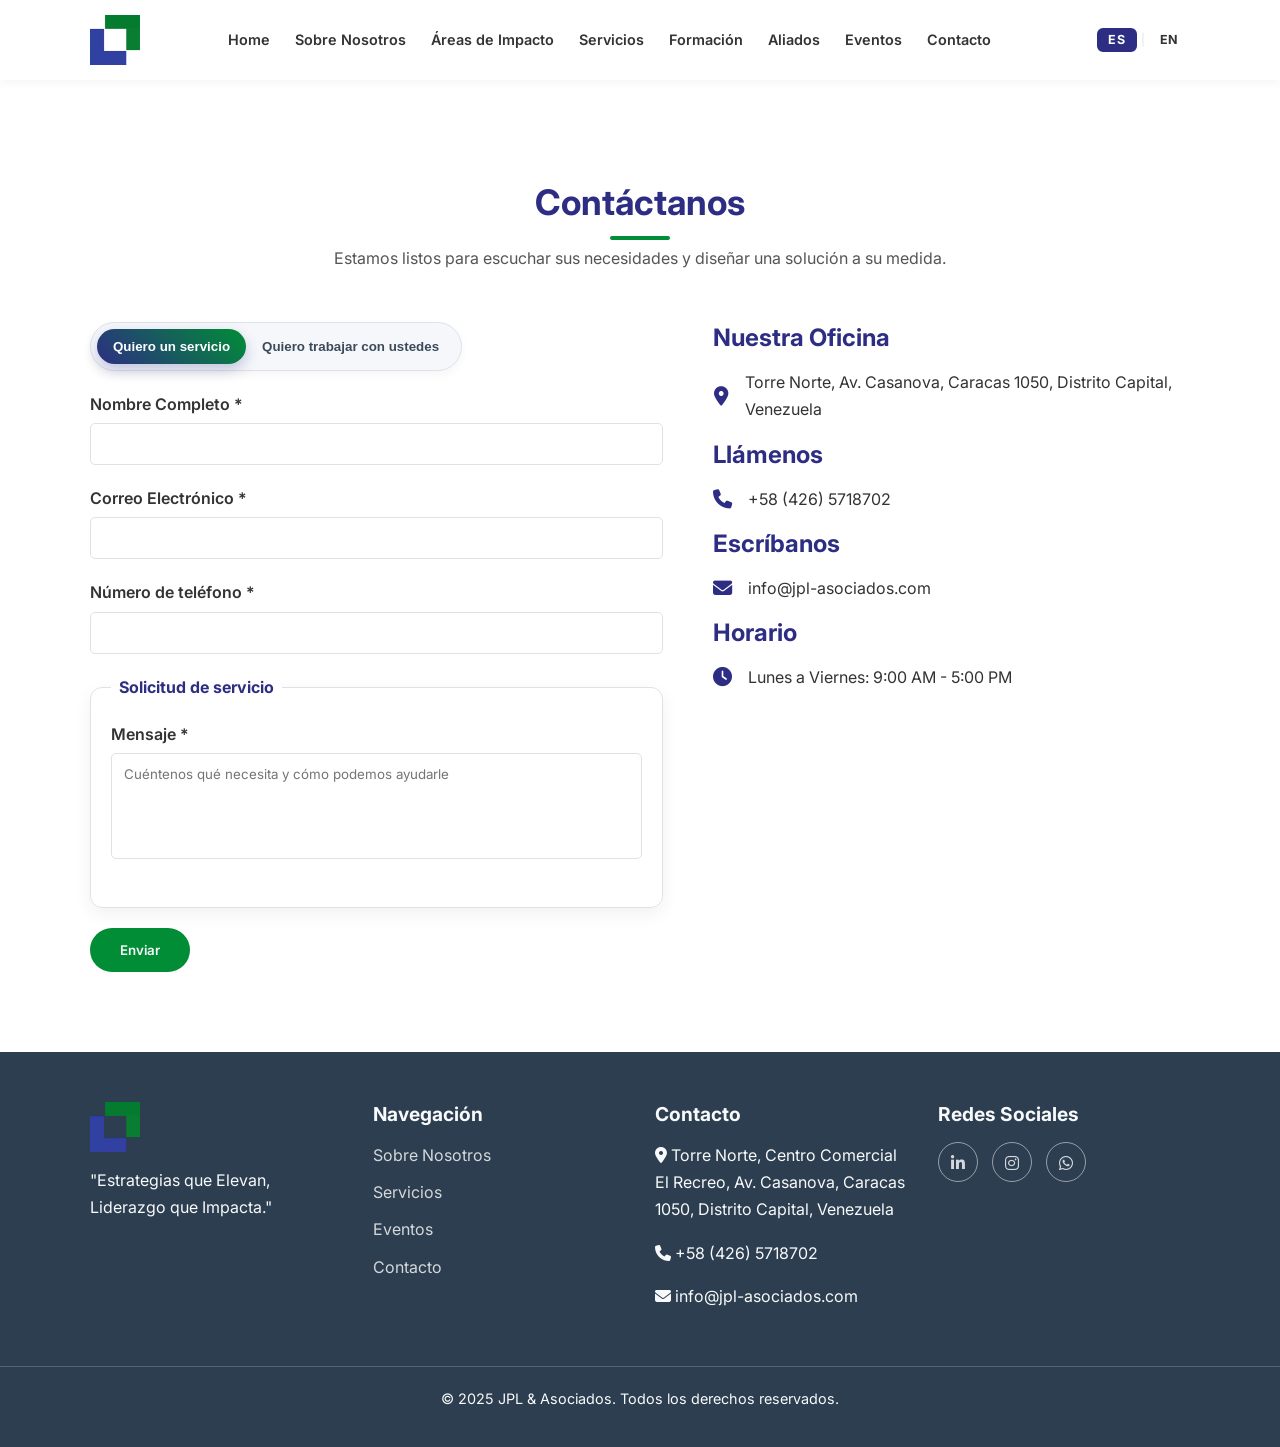
<file: contact.html>
<!DOCTYPE html>
<html lang="es">

<head>
    <meta charset="UTF-8">
    <meta name="viewport" content="width=device-width, initial-scale=1.0">
    <meta name="description" data-lang="es"
        content="Contacta con JPL &amp; Asociados: Consultoría experta en potenciar el talento humano y la estrategia empresarial para el éxito de su organización.">
    <meta name="description" data-lang="en"
        content="Contact JPL &amp; Associates: Expert consulting to enhance human talent and business strategy for your organization's success.">
    <meta name="keywords"
        content="contacto, consultoría, desarrollo organizacional, talento humano, estrategia, certificación, liderazgo, formación, webinars, diplomados, cursos, contact, consulting, organizational development">

    <title>Contacto - JPL &amp; Asociados</title>

    <link rel="icon" href="image/ICONO-JPL-GRIS.ico" type="image/x-icon">
    <link rel="stylesheet" href="styles.css">
    <link rel="stylesheet" href="https://unpkg.com/swiper/swiper-bundle.min.css" />
    <link rel="stylesheet" href="https://cdnjs.cloudflare.com/ajax/libs/font-awesome/6.5.1/css/all.min.css">
</head>

<body>

    <header id="main-header">
        <div class="container header-container">
            <a href="index.html" class="logo-link">
                <picture>
                    <source srcset="image/JPL_LOGO_COLORES.webp" type="image/webp">
                    <img src="image/JPL_LOGO_COLORES.png" alt="Logo JPL &amp; Asociados" class="logo-image"
                        onerror="this.onerror=null;this.src='https://placehold.co/200x50/003366/FFFFFF?text=JPL+%26+Asociados';">
                </picture>
            </a>
            <nav class="main-nav">
                <ul>
                    <li><a href="index.html" data-lang="es">Home</a><a href="index.html" data-lang="en">Home</a></li>
                    <li><a href="index.html#sobre-nosotros" data-lang="es">Sobre Nosotros</a><a href="index.html#sobre-nosotros" data-lang="en">About Us</a></li>
                    <li><a href="index.html#areas-impacto" data-lang="es">Áreas de Impacto</a><a href="index.html#areas-impacto" data-lang="en">Impact Areas</a></li>
                    <li><a href="index.html#servicios" data-lang="es">Servicios</a><a href="index.html#servicios" data-lang="en">Services</a></li>
                    <li><a href="index.html#formacion" data-lang="es">Formación</a><a href="index.html#formacion" data-lang="en">Training</a></li>
                    <li><a href="index.html#aliados" data-lang="es">Aliados</a><a href="index.html#aliados" data-lang="en">Partners</a></li>
                    <li><a href="index.html#eventos" data-lang="es">Eventos</a><a href="index.html#eventos" data-lang="en">Events</a></li>
                    <li><a href="contact.html" class="active" data-lang="es">Contacto</a><a href="contact.html" class="active" data-lang="en">Contact</a></li>
                </ul>
            </nav>
            <!-- Language Switcher -->
            <div class="lang-switcher" id="langSwitcher">
                <button class="lang-btn active" id="btnES" onclick="setLang('es')" aria-label="Español">ES</button>
                <span class="lang-divider">|</span>
                <button class="lang-btn" id="btnEN" onclick="setLang('en')" aria-label="English">EN</button>
            </div>
            <button class="hamburger" aria-label="Abrir menú">
                <span class="bar"></span>
                <span class="bar"></span>
                <span class="bar"></span>
            </button>
        </div>
    </header>

    <main>
        <section id="contacto" class="container" style="padding-top: 100px;">
            <!-- Animación agregada -->
            <h2 class="section-title scroll-animation fade-in-up" data-lang="es">Contáctanos</h2>
            <h2 class="section-title scroll-animation fade-in-up" data-lang="en">Contact Us</h2>
            <p class="section-subtitle scroll-animation fade-in-up" data-lang="es">Estamos listos para escuchar sus necesidades y diseñar una solución a su medida.</p>
            <p class="section-subtitle scroll-animation fade-in-up" data-lang="en">We are ready to listen to your needs and design a solution tailored to you.</p>
            <div class="contact-grid">
                <!-- Animación agregada -->
                <div class="contact-form scroll-animation fade-in-left">
                    <form id="contactForm" action="#" method="POST" enctype="multipart/form-data" novalidate>
                        <div class="form-toggle" role="tablist" aria-label="Seleccionar tipo de contacto">
                            <button type="button" class="toggle-btn active" data-target="servicio" aria-pressed="true">
                                <span data-lang="es">Quiero un servicio</span>
                                <span data-lang="en">I want a service</span>
                            </button>
                            <button type="button" class="toggle-btn" data-target="empleo" aria-pressed="false">
                                <span data-lang="es">Quiero trabajar con ustedes</span>
                                <span data-lang="en">I want to work with you</span>
                            </button>
                        </div>

                        <div class="form-section common-fields">
                            <div class="form-group">
                                <label for="nombre">
                                    <span data-lang="es">Nombre Completo</span>
                                    <span data-lang="en">Full Name</span>
                                    <span aria-hidden="true">*</span>
                                </label>
                                <input type="text" id="nombre" name="nombre" autocomplete="name" required pattern="^[A-Za-zÁÉÍÓÚÜÑáéíóúüñ\s]+$" title="Solo letras y espacios" minlength="2" maxlength="60">
                            </div>
                            <div class="form-group">
                                <label for="correo">
                                    <span data-lang="es">Correo Electrónico</span>
                                    <span data-lang="en">Email Address</span>
                                    <span aria-hidden="true">*</span>
                                </label>
                                <input type="email" id="correo" name="correo" autocomplete="email" required pattern="^[^\s@]+@[^\s@]+\.[A-Za-z]{2,63}$" title="Ingrese un correo con dominio válido (ej. usuario@dominio.com)" maxlength="254">
                            </div>
                            <div class="form-group">
                                <label for="telefono">
                                    <span data-lang="es">Número de teléfono</span>
                                    <span data-lang="en">Phone Number</span>
                                    <span aria-hidden="true">*</span>
                                </label>
                                <input type="tel" id="telefono" name="telefono" inputmode="numeric" pattern="^\d{4,16}$" maxlength="16" required>
                            </div>
                        </div>

                        <fieldset class="form-section card-section active" id="section-servicio" data-type="servicio">
                            <legend data-lang="es">Solicitud de servicio</legend>
                            <legend data-lang="en">Service Request</legend>
                            <div class="form-group">
                                <label for="mensajeServicio">
                                    <span data-lang="es">Mensaje</span>
                                    <span data-lang="en">Message</span>
                                    <span aria-hidden="true">*</span>
                                </label>
                                <textarea id="mensajeServicio" name="mensajeServicio" rows="5" required
                                    data-placeholder-es="Cuéntenos qué necesita y cómo podemos ayudarle"
                                    data-placeholder-en="Tell us what you need and how we can help you"
                                    placeholder="Cuéntenos qué necesita y cómo podemos ayudarle"></textarea>
                            </div>
                        </fieldset>

                        <fieldset class="form-section card-section" id="section-empleo" data-type="empleo" hidden>
                            <legend data-lang="es">Postulación laboral</legend>
                            <legend data-lang="en">Job Application</legend>

                            <div class="form-group">
                                <label for="puesto">
                                    <span data-lang="es">Puesto o área de interés</span>
                                    <span data-lang="en">Position or area of interest</span>
                                    <span aria-hidden="true">*</span>
                                </label>
                                <input type="text" id="puesto" name="puesto">
                            </div>

                            <div class="form-group">
                                <label for="linkedin">
                                    <span data-lang="es">Perfil de LinkedIn (opcional)</span>
                                    <span data-lang="en">LinkedIn Profile (optional)</span>
                                </label>
                                <input type="url" id="linkedin" name="linkedin" placeholder="https://linkedin.com/in/usuario">
                            </div>

                            <div class="form-group">
                                <label for="cv">
                                    <span data-lang="es">Subir CV (hoja de vida)</span>
                                    <span data-lang="en">Upload CV (resume)</span>
                                    <span aria-hidden="true">*</span>
                                </label>
                                <input type="file" id="cv" name="cv" accept="application/pdf,image/*" data-max="5242880">
                                <small class="help-text" data-lang="es">Formato recomendado: PDF. Máximo 5 MB.</small>
                                <small class="help-text" data-lang="en">Recommended format: PDF. Maximum 5 MB.</small>
                            </div>

                            <div class="form-group">
                                <label for="mensajeEmpleo">
                                    <span data-lang="es">Mensaje</span>
                                    <span data-lang="en">Message</span>
                                </label>
                                <textarea id="mensajeEmpleo" name="mensajeEmpleo" rows="4"
                                    data-placeholder-es="Cuéntenos brevemente sobre su experiencia y motivación"
                                    data-placeholder-en="Tell us briefly about your experience and motivation"
                                    placeholder="Cuéntenos brevemente sobre su experiencia y motivación"></textarea>
                            </div>
                        </fieldset>

                        <div class="form-actions">
                            <button type="submit" class="btn btn-secondary"
                                data-loading-text-es="Enviando…" data-loading-text-en="Sending…"
                                data-success-text-es="Enviado" data-success-text-en="Sent"
                                data-lang-es="Enviar" data-lang-en="Send">Enviar</button>
                            <div class="form-status" aria-live="polite" aria-atomic="true"></div>
                        </div>
                    </form>
                </div>
                <!-- Animación agregada -->
                <div class="contact-info scroll-animation fade-in-right">
                    <h3 data-lang="es">Nuestra Oficina</h3>
                    <h3 data-lang="en">Our Office</h3>
                    <p><i class="fas fa-map-marker-alt"></i> Torre Norte, Av. Casanova, Caracas 1050, Distrito Capital, Venezuela</p>
                    <h3 data-lang="es">Llámenos</h3>
                    <h3 data-lang="en">Call Us</h3>
                    <p><i class="fas fa-phone"></i> +58 (426) 5718702</p>
                    <h3 data-lang="es">Escríbanos</h3>
                    <h3 data-lang="en">Write to Us</h3>
                    <p><i class="fas fa-envelope"></i> info@jpl-asociados.com</p>
                    <h3 data-lang="es">Horario</h3>
                    <h3 data-lang="en">Office Hours</h3>
                    <p data-lang="es"><i class="fas fa-clock"></i> Lunes a Viernes: 9:00 AM - 5:00 PM</p>
                    <p data-lang="en"><i class="fas fa-clock"></i> Monday to Friday: 9:00 AM - 5:00 PM</p>
                </div>
            </div>
        </section>
    </main>

    <footer id="main-footer">
        <div class="container footer-container">
            <div class="footer-about">
                <picture>
                    <source srcset="image/JPL_LOGO_BLANCO.webp" type="image/webp">
                    <img src="image/JPL_LOGO_BLANCO.png" alt="Logo JPL Blanco"
                        style="height: 50px; margin-bottom: 15px;">
                </picture>
                <p data-lang="es">"Estrategias que Elevan, Liderazgo que Impacta."</p>
                <p data-lang="en">"Strategies that Elevate, Leadership that Impacts."</p>
            </div>
            <div class="footer-links">
                <h4 data-lang="es">Navegación</h4>
                <h4 data-lang="en">Navigation</h4>
                <ul>
                    <li><a href="index.html#sobre-nosotros" data-lang="es">Sobre Nosotros</a><a href="index.html#sobre-nosotros" data-lang="en">About Us</a></li>
                    <li><a href="index.html#servicios" data-lang="es">Servicios</a><a href="index.html#servicios" data-lang="en">Services</a></li>
                    <li><a href="index.html#eventos" data-lang="es">Eventos</a><a href="index.html#eventos" data-lang="en">Events</a></li>
                    <li><a href="contact.html" data-lang="es">Contacto</a><a href="contact.html" data-lang="en">Contact</a></li>
                </ul>
            </div>
            <div class="footer-contact">
                <h4 data-lang="es">Contacto</h4>
                <h4 data-lang="en">Contact</h4>
                <p><i class="fas fa-map-marker-alt"></i> Torre Norte, Centro Comercial El Recreo, Av. Casanova, Caracas
                    1050, Distrito Capital, Venezuela</p>
                <p><i class="fas fa-phone"></i> +58 (426) 5718702</p>
                <p><i class="fas fa-envelope"></i> info@jpl-asociados.com</p>
            </div>
            <div class="footer-social">
                <h4 data-lang="es">Redes Sociales</h4>
                <h4 data-lang="en">Social Media</h4>
                <div class="social-links">
                    <a href="https://www.linkedin.com/in/jpl-asociados/" target="_blank" aria-label="LinkedIn"><i class="fab fa-linkedin-in"></i></a>
                    <a href="https://www.instagram.com/jpl.asociados" target="_blank" aria-label="Instagram"><i
                            class="fab fa-instagram"></i></a>
                    <a href="https://wa.me/+584265718702" target="_blank" aria-label="WhatsApp"><i
                            class="fab fa-whatsapp"></i></a>
                </div>
            </div>
        </div>
        <div class="footer-bottom">
            <p data-lang="es">&copy; 2025 JPL &amp; Asociados. Todos los derechos reservados.</p>
            <p data-lang="en">&copy; 2025 JPL &amp; Associates. All rights reserved.</p>
        </div>
    </footer>

    <script src="https://unpkg.com/swiper/swiper-bundle.min.js"></script>
    <script src="scripts.js" defer></script>
</body>

</html>
</file>
<file: styles.css>
@import url('https://fonts.googleapis.com/css2?family=Inter:wght@400;500;600;700&display=swap');

:root {
    --color-primary-blue: #2D2E83;
    --color-secondary-blue: #004b8d;
    --color-accent-green: #008d36;
    --color-dark-text: #333333;
    --color-light-text: #f8f9fa;
    --color-background-light: #FFFFFF;
    --color-background-grey: #fFfFfF;
    --color-border: #dee2e6;
    --font-main: 'Inter', sans-serif;
    --box-shadow: 0 4px 12px rgba(0, 0, 0, 0.08);
    --transition-speed: 0.3s ease;
}

/* --- KEYFRAMES PARA ANIMACIONES --- */
@keyframes animateGradient {
    0% {
        background-position: 0% 50%;
    }

    50% {
        background-position: 100% 50%;
    }

    100% {
        background-position: 0% 50%;
    }
}

@keyframes contentFadeIn {
    from {
        opacity: 0;
        transform: translateY(15px);
    }

    to {
        opacity: 1;
        transform: translateY(0);
    }
}


* {
    box-sizing: border-box;
    margin: 0;
    padding: 0;
}

html {
    scroll-behavior: smooth;
}

body {
    font-family: var(--font-main);
    font-size: 16px;
    line-height: 1.7;
    color: var(--color-dark-text);
    background-color: var(--color-background-light);
}

.container {
    width: 90%;
    max-width: 1100px;
    margin: 0 auto;
}

h1,
h2,
h3,
h4 {
    font-family: var(--font-main);
    color: var(--color-primary-blue);
    font-weight: 700;
    line-height: 1.3;
}

h1 {
    font-size: 2.8rem;
    margin-bottom: 1rem;
}

h2 {
    font-size: 2.2rem;
    margin-bottom: 1.5rem;
}

h3 {
    font-size: 1.5rem;
    margin-bottom: 1rem;
}

p {
    margin-bottom: 1rem;
}

a {
    color: var(--color-accent-green);
    text-decoration: none;
    transition: color var(--transition-speed);
}

a:hover {
    color: var(--color-primary-blue);
}

img {
    max-width: 100%;
    height: auto;
    display: block;
    border-radius: 10px;
}

section {
    padding: 80px 0;
}

.btn {
    display: inline-block;
    padding: 12px 28px;
    border-radius: 50px;
    font-family: var(--font-main);
    font-weight: 600;
    text-align: center;
    transition: all var(--transition-speed);
    cursor: pointer;
    border: 2px solid transparent;
}

.btn-primary {
    background-color: var(--color-primary-blue);
    color: var(--color-light-text);
}

.btn-primary:hover {
    background-color: var(--color-secondary-blue);
    color: var(--color-light-text);
    transform: translateY(-2px);
}

/* Botón con degradado en colores de marca */
.btn-gradient {
    background: linear-gradient(45deg, var(--color-primary-blue), var(--color-accent-green));
    color: var(--color-light-text);
}

.btn-gradient:hover {
    filter: brightness(1.05);
    transform: translateY(-2px);
}

.btn-secondary {
    background-color: var(--color-accent-green);
    color: var(--color-light-text);
}

.btn-secondary:hover {
    background-color: #006a29;
    color: var(--color-light-text);
    transform: translateY(-2px);
}

.section-title {
    text-align: center;
    margin-bottom: 20px;
}

.section-title::after {
    content: '';
    display: block;
    width: 60px;
    height: 4px;
    background: var(--color-accent-green);
    margin: 10px auto 0;
    border-radius: 2px;
}

.section-subtitle {
    text-align: center;
    max-width: 800px;
    margin: -15px auto 50px;
    color: #555;
}

#main-header {
    background-color: var(--color-background-light);
    padding: 15px 0;
    position: sticky;
    top: 0;
    width: 100%;
    z-index: 1000;
    box-shadow: 0 2px 10px rgba(0, 0, 0, 0.05);
    height: 80px;
}

.header-container {
    display: flex;
    justify-content: space-between;
    align-items: center;
    height: 100%;
}

.logo-image {
    height: 50px;
    width: auto;
    border-radius: 0;
}

/* Footer logo: also remove circular clip */
.footer-about img {
    border-radius: 0;
}

.main-nav {
    display: flex;
}

.main-nav ul {
    list-style: none;
    display: flex;
    gap: 25px;
    align-items: center;
}

.main-nav a {
    font-weight: 600;
    color: var(--color-dark-text);
    padding: 8px 0;
    position: relative;
    font-size: 0.9rem;
}

.main-nav a::after {
    content: '';
    position: absolute;
    bottom: 0;
    left: 0;
    width: 0;
    height: 2px;
    background-color: var(--color-accent-green);
    transition: width var(--transition-speed);
}

.main-nav a:hover::after,
.main-nav a.active::after {
    width: 100%;
}

.hamburger {
    display: none;
    cursor: pointer;
    background: none;
    border: none;
}

.hamburger .bar {
    display: block;
    width: 25px;
    height: 3px;
    margin: 5px auto;
    background-color: var(--color-primary-blue);
    transition: all var(--transition-speed);
}

#main-footer {
    background-color: #2c3e50;
    color: var(--color-light-text);
    padding: 50px 0 20px;
}

.footer-container {
    display: grid;
    grid-template-columns: repeat(auto-fit, minmax(250px, 1fr));
    gap: 30px;
    margin-bottom: 40px;
}

.footer-container h4 {
    color: var(--color-light-text);
    margin-bottom: 15px;
    font-size: 1.2rem;
}

.footer-links ul {
    list-style: none;
}

.footer-links li {
    margin-bottom: 10px;
}

.footer-links a {
    color: rgba(255, 255, 255, 0.8);
    transition: all var(--transition-speed);
}

.footer-links a:hover {
    color: var(--color-background-light);
    padding-left: 5px;
}

.social-links {
    margin-top: 15px;
}

.social-links a {
    display: inline-block;
    width: 40px;
    height: 40px;
    line-height: 40px;
    text-align: center;
    border: 1px solid rgba(255, 255, 255, 0.5);
    border-radius: 50%;
    margin-right: 10px;
    color: rgba(255, 255, 255, 0.8);
    transition: all var(--transition-speed);
}

.social-links a:hover {
    background-color: var(--color-accent-green);
    border-color: var(--color-accent-green);
    color: var(--color-light-text);
}

.footer-bottom {
    text-align: center;
    padding-top: 20px;
    border-top: 1px solid rgba(255, 255, 255, 0.2);
    font-size: 0.9rem;
}

.hero {
    background: linear-gradient(rgba(0, 51, 102, 0.5), rgba(0, 51, 102, 0.5)), url('image/PortadaPage.webp') no-repeat center center/cover;
    height: 90vh;
    display: flex;
    align-items: center;
    justify-content: center;
    text-align: center;
    color: var(--color-light-text);
}

.hero-content h1 {
    color: var(--color-light-text);
    font-size: 3.5rem;
    font-weight: 700;
}

.hero-content p {
    font-size: 1.2rem;
    max-width: 700px;
    margin: 20px auto 30px;
    font-weight: 400;
}

.about-content {
    display: grid;
    grid-template-columns: 1fr 1fr;
    gap: 50px;
    align-items: center;
}

/* Proporción controlada de la imagen en Sobre Nosotros */
.about-image {
    width: 100%;
}

.about-image img {
    width: 100%;
    height: auto;
    max-height: 420px;
    object-fit: cover;
}

.service-card {
    background: var(--color-background-light);
    border-radius: 10px;
    box-shadow: var(--box-shadow);
    padding: 30px;
    text-align: center;
    transition: all var(--transition-speed);
    display: flex;
    flex-direction: column;
}

.service-card:hover {
    transform: translateY(-10px);
    box-shadow: 0 8px 20px rgba(0, 0, 0, 0.12);
}

.service-card .icon {
    font-size: 2.5rem;
    color: var(--color-accent-green);
    margin-bottom: 20px;
}

.service-card h3 {
    font-size: 1.4rem;
}

.service-card p {
    font-size: 0.95rem;
    line-height: 1.5;
    flex-grow: 0;
}

.expertise-item {
    display: grid;
    grid-template-columns: 1fr 1fr;
    gap: 50px;
    align-items: center;
    margin-bottom: 80px;
}

.expertise-item:last-child {
    margin-bottom: 0;
}

.expertise-item.reverse .expertise-image {
    order: 1;
}

.expertise-item.reverse .expertise-text {
    order: 0;
}

/* --- ESTILOS DE LA SECCIÓN DE FORMACIÓN --- */
.tabs-container {
    width: 100%;
}

.tab-buttons {
    display: flex;
    justify-content: center;
    margin-bottom: 40px;
    border-bottom: 2px solid var(--color-border);
}

.tab-button {
    padding: 15px 30px;
    cursor: pointer;
    background: none;
    border: none;
    font-size: 1.1rem;
    font-weight: 600;
    color: var(--color-secondary-blue);
    position: relative;
    transition: color var(--transition-speed);
}

.tab-button::after {
    content: '';
    position: absolute;
    bottom: -2px;
    left: 50%;
    transform: translateX(-50%);
    width: 0;
    height: 3px;
    background-color: var(--color-accent-green);
    transition: width var(--transition-speed);
}

.tab-button.active {
    color: var(--color-accent-green);
}

.tab-button.active::after {
    width: 100%;
}

.tab-content {
    display: none;
}

.tab-content.active {
    display: block;
    animation: contentFadeIn 0.5s ease-in-out;
}

.formation-grid {
    display: grid;
    grid-template-columns: repeat(auto-fit, minmax(320px, 1fr));
    gap: 30px;
}

.formation-icon {
    font-size: 2.5rem;
    color: var(--color-accent-green);
    margin: 0 auto 20px auto;
    width: 70px;
    height: 70px;
    background-color: #e0f2e8;
    border-radius: 50%;
    display: flex;
    align-items: center;
    justify-content: center;
    transition: all var(--transition-speed);
}

.formation-card {
    background: var(--color-background-light);
    border-radius: 10px;
    box-shadow: var(--box-shadow);
    padding: 30px 25px;
    display: flex;
    flex-direction: column;
    text-align: center;
    transition: all var(--transition-speed);
    border-bottom: 4px solid var(--color-primary-blue);
}

.formation-card:hover {
    transform: translateY(-10px);
    box-shadow: 0 10px 25px rgba(0, 0, 0, 0.1);
    border-bottom-color: var(--color-accent-green);
}

.formation-card:hover .formation-icon {
    background-color: var(--color-accent-green);
    color: var(--color-light-text);
    transform: scale(1.1) rotate(10deg);
}


.formation-card h3 {
    font-size: 1.3rem;
}

.formation-card p {
    flex-grow: 1;
    color: #555;
    font-size: 0.95rem;
}

.formation-card .duration {
    font-weight: 600;
    color: var(--color-secondary-blue);
    font-size: 0.9rem;
    margin-top: 15px;
}

.formation-card .duration i {
    margin-right: 8px;
    color: var(--color-accent-green);
}

/* --- FIN DE ESTILOS DE FORMACIÓN --- */

#aliados .section-title {
    color: var(--color-light-text);
}

/* Estilo para el nuevo texto en la sección de aliados */
#aliados .section-subtitle {
    color: rgba(255, 255, 255, 0.9);
}

.allies-grid {
    display: flex;
    flex-wrap: wrap;
    justify-content: center;
    align-items: flex-start;
    gap: 30px;
}

.ally-card {
    display: flex;
    flex-direction: column;
    align-items: center;
    text-align: center;
    width: 180px;
    color: var(--color-light-text);
    transition: transform var(--transition-speed);
}

.ally-card:hover {
    transform: scale(1.05);
    color: var(--color-light-text);
}

.ally-card img {
    background-color: white;
    border-radius: 12px;
    width: 130px;
    height: 130px;
    padding: 15px;
    object-fit: contain;
    box-shadow: 0 4px 15px rgba(0, 0, 0, 0.2);
    margin-bottom: 20px;
    border: 3px solid white;
}

.ally-card h4 {
    color: var(--color-light-text);
    font-size: 1.1rem;
    font-weight: 600;
    margin-bottom: 5px;
}

.ally-card p {
    font-size: 0.9rem;
    color: rgba(255, 255, 255, 0.85);
    line-height: 1.4;
}

.faq-container {
    max-width: 800px;
    margin: auto;
}

.faq-item {
    border-bottom: 1px solid var(--color-border);
}

.faq-question {
    background: none;
    border: none;
    width: 100%;
    text-align: left;
    padding: 20px 0;
    font-size: 1.1rem;
    font-weight: 600;
    cursor: pointer;
    display: flex;
    justify-content: space-between;
    align-items: center;
    color: var(--color-primary-blue);
}

.faq-question i {
    transition: transform var(--transition-speed);
}

.faq-answer {
    max-height: 0;
    overflow: hidden;
    transition: max-height 0.4s ease-out;
}

.faq-answer p {
    padding: 0 0 20px;
    color: #555;
}

.faq-item.active .faq-question i {
    transform: rotate(180deg);
}

.faq-item.active .faq-answer {
    max-height: 300px;
}

.contact-prompt-section {
    padding: 0;
}

.contact-prompt {
    max-width: 800px;
    margin: auto;
    text-align: center;
    background: linear-gradient(135deg, var(--color-primary-blue), var(--color-accent-green));
    padding: 60px 40px;
    border-radius: 12px;
    box-shadow: 0 10px 25px rgba(50, 64, 165, 0.3);
}

.contact-prompt h3,
.contact-prompt p {
    color: var(--color-light-text);
}

.contact-prompt h3 {
    font-size: 1.8rem;
    font-weight: 500;
}

.contact-prompt p {
    font-size: 1.1rem;
    margin-top: 15px;
    margin-bottom: 30px;
    opacity: 0.9;
}

/* CTA de contacto al final de la página */
.cta-contact {
    background: #ffffff;
}

.cta-contact .container {
    text-align: center;
    padding: 60px 20px;
}

.gradient-text {
    background: linear-gradient(45deg, var(--color-primary-blue), var(--color-accent-green));
    -webkit-background-clip: text;
    background-clip: text;
    color: transparent;
}

/* Variante: botón azul que transiciona a verde al interactuar */
.btn-to-green {
    transition: background-color 0.45s ease, color 0.45s ease, transform var(--transition-speed);
}

.btn-primary.btn-to-green {
    background-image: linear-gradient(90deg,
            var(--color-primary-blue) 0%,
            var(--color-primary-blue) 50%,
            var(--color-accent-green) 50%,
            var(--color-accent-green) 100%);
    background-size: 200% 100%;
    background-position: 0% 0%;
    color: var(--color-light-text);
    transition: background-position 0.6s ease, color 0.6s ease, transform var(--transition-speed);
}

.btn-primary.btn-to-green:hover,
.btn-primary.btn-to-green:focus {
    background-position: 100% 0%;
}

.btn-primary.btn-to-green:active {
    transform: translateY(-1px) scale(0.99);
}

.contact-grid {
    display: grid;
    grid-template-columns: 1.2fr 1fr;
    gap: 50px;
    align-items: flex-start;
}

.contact-form .form-group {
    margin-bottom: 20px;
}

.contact-form label {
    display: block;
    margin-bottom: 5px;
    font-weight: 600;
}

.contact-form input,
.contact-form textarea {
    width: 100%;
    padding: 12px;
    border: 1px solid var(--color-border);
    border-radius: 5px;
    font-family: var(--font-main);
}

/* Desactivar redimensionamiento del textarea */
.contact-form textarea {
    resize: none;
}

.contact-form select {
    width: 100%;
    padding: 12px;
    border: 1px solid var(--color-border);
    border-radius: 5px;
    font-family: var(--font-main);
    background-color: #fff;
}

.phone-row {
    display: grid;
    grid-template-columns: 120px 1fr;
    gap: 10px;
}

@media (max-width: 480px) {
    .phone-row {
        grid-template-columns: 1fr 2fr;
    }
}

.contact-form input:focus,
.contact-form textarea:focus {
    outline: none;
    border-color: var(--color-primary-blue);
    box-shadow: 0 0 5px rgba(0, 51, 102, 0.2);
}

.contact-info p {
    display: flex;
    align-items: center;
    gap: 15px;
    margin-bottom: 15px;
}

.contact-info i {
    color: var(--color-primary-blue);
    font-size: 1.2rem;
    width: 20px;
    text-align: center;
}

/* --- Estilos del selector de tipo de contacto --- */
.form-toggle {
    display: inline-flex;
    background: #f5f7fb;
    border: 1px solid var(--color-border);
    border-radius: 999px;
    padding: 6px;
    margin-bottom: 20px;
    box-shadow: 0 4px 10px rgba(0,0,0,0.04);
}

.form-toggle .toggle-btn {
    appearance: none;
    background: transparent;
    border: 0;
    padding: 10px 16px;
    border-radius: 999px;
    font-weight: 600;
    color: #3b4a5a;
    cursor: pointer;
    transition: all 0.25s ease;
}

.form-toggle .toggle-btn.active {
    background: linear-gradient(45deg, var(--color-primary-blue), var(--color-accent-green));
    color: #fff;
    box-shadow: 0 6px 14px rgba(45,46,131,0.25);
}

/* --- Secciones del formulario con tarjeta y animaciones --- */
.card-section {
    background: #fff;
    border: 1px solid var(--color-border);
    border-radius: 12px;
    padding: 20px;
    box-shadow: 0 6px 18px rgba(0,0,0,0.06);
    margin-bottom: 20px;
    transform-origin: top left;
    transition: transform 0.45s ease, opacity 0.45s ease, box-shadow 0.3s ease;
}

.card-section:not(.active) {
    opacity: 0;
    transform: translateY(8px) scale(0.98);
    pointer-events: none;
}

.card-section.active {
    opacity: 1;
    transform: translateY(0) scale(1);
}

.card-section legend {
    padding: 0 8px;
    font-weight: 700;
    color: var(--color-primary-blue);
}

.form-row {
    display: grid;
    grid-template-columns: 1fr 1fr;
    gap: 16px;
}

.help-text {
    display: block;
    margin-top: 6px;
    font-size: 0.85rem;
    color: #6b7280;
}

.form-actions {
    display: flex;
    align-items: center;
    gap: 12px;
}

.form-status {
    opacity: 0;
    transition: opacity 0.3s ease;
    font-weight: 600;
    color: var(--color-secondary-blue);
}

.form-status.show {
    opacity: 1;
}

@media (max-width: 768px) {
    .form-row {
        grid-template-columns: 1fr;
    }
}

#areas-impacto {
    overflow: hidden;
    position: relative;
}

.swiper-container.impact-carousel {
    width: 100%;
    padding: 40px 60px;
    position: relative;
    perspective: 1500px;
}

.swiper-wrapper {
    transition-timing-function: ease !important;
}

.swiper-slide {
    width: auto !important;
    transition: transform 0.4s ease;
}

.swiper-container:hover .swiper-slide:not(:hover) {
    transform: scale(0.95);
}

.swiper-slide:hover {
    transform: scale(1.05);
    z-index: 10;
}

#areas-impacto .service-card {
    width: 260px;
    height: 340px;
    color: var(--color-light-text);
    border-radius: 16px;
    padding: 30px;
    text-align: center;
    display: flex;
    flex-direction: column;
    justify-content: center;
    align-items: center;
    border: 1px solid rgba(255, 255, 255, 0.1);
    transform: rotateY(15deg);
    transition: transform 0.4s ease, box-shadow 0.4s ease;
    transform-style: preserve-3d;
    background: linear-gradient(45deg, var(--color-primary-blue), var(--color-accent-green));
    background-size: 400% 400%;
    animation: animateGradient 15s ease infinite;
}

#areas-impacto .service-card:hover {
    transform: rotateY(0deg) translateZ(40px);
    box-shadow: 0 15px 40px rgba(0, 0, 0, 0.5);
}

#areas-impacto .service-card .icon {
    font-size: 3rem;
    margin-bottom: 25px;
    color: var(--color-light-text);
}

#areas-impacto .service-card h3 {
    font-size: 1.4rem;
    color: var(--color-light-text);
}

#areas-impacto .service-card p {
    font-size: 0.95rem;
    line-height: 1.6;
    color: rgba(255, 255, 255, 0.9);
}

.impact-carousel .swiper-button-next,
.impact-carousel .swiper-button-prev {
    color: var(--color-primary-blue);
    background-color: rgba(255, 255, 255, 0.8);
    border-radius: 50%;
    width: 44px;
    height: 44px;
    transition: all 0.3s ease;
    box-shadow: 0 2px 5px rgba(0, 0, 0, 0.15);
}

.impact-carousel .swiper-button-next:hover,
.impact-carousel .swiper-button-prev:hover {
    background-color: white;
    color: var(--color-accent-green);
    transform: scale(1.1);
}

.impact-carousel .swiper-button-next::after,
.impact-carousel .swiper-button-prev::after {
    font-size: 18px;
    font-weight: bold;
}

/* --- NUEVOS ESTILOS PARA ANIMACIÓN DE SCROLL --- */
.scroll-animation {
    opacity: 0;
    transition: opacity 0.6s ease-out, transform 0.6s ease-out;
}

.scroll-animation.fade-in-up {
    transform: translateY(40px);
}

.scroll-animation.fade-in-left {
    transform: translateX(-40px);
}

.scroll-animation.fade-in-right {
    transform: translateX(40px);
}

.scroll-animation.visible {
    opacity: 1;
    transform: translateY(0) translateX(0);
}


@media (max-width: 992px) {
    h1 {
        font-size: 2.5rem;
    }

    h2 {
        font-size: 2rem;
    }

    .hero-content h1 {
        font-size: 3rem;
    }

    .about-content,
    .contact-grid,
    .expertise-item {
        grid-template-columns: 1fr;
    }

    .expertise-item .expertise-image {
        order: -1;
    }
}

@media (max-width: 768px) {
    .main-nav {
        position: fixed;
        top: 80px;
        left: -100%;
        width: 100%;
        height: calc(100vh - 80px);
        background-color: var(--color-background-light);
        flex-direction: column;
        align-items: center;
        justify-content: center;
        transition: left var(--transition-speed);
    }

    .main-nav.active {
        left: 0;
    }

    .main-nav ul {
        flex-direction: column;
        gap: 20px;
        text-align: center;
    }

    .main-nav a {
        font-size: 1.2rem;
    }

    .hamburger {
        display: block;
    }

    .hamburger.active .bar:nth-child(2) {
        opacity: 0;
    }

    .hamburger.active .bar:nth-child(1) {
        transform: translateY(8px) rotate(45deg);
    }

    .hamburger.active .bar:nth-child(3) {
        transform: translateY(-8px) rotate(-45deg);
    }

    .hero {
        height: 70vh;
    }

    .hero-content h1 {
        font-size: 2.5rem;
    }

    .hero-content p {
        font-size: 1.1rem;
    }

    section {
        padding: 60px 0;
    }

    .tab-button {
        padding: 12px 20px;
        font-size: 1rem;
    }
}

@media (max-width: 576px) {
    body {
        font-size: 15px;
    }

    h1 {
        font-size: 2rem;
    }

    h2 {
        font-size: 1.8rem;
    }

    .hero-content h1 {
        font-size: 2.2rem;
    }

    .btn {
        padding: 10px 22px;
    }

    .formation-grid {
        grid-template-columns: 1fr;
    }

    #areas-impacto .service-card {
        width: 250px;
        height: 320px;
        transform: rotateY(0deg);
    }

    .swiper-container:hover .swiper-slide:not(:hover) {
        transform: scale(1);
    }

    .swiper-slide:hover {
        transform: scale(1.02);
    }

    .swiper-container.impact-carousel {
        padding: 20px 0;
    }

    .impact-carousel .swiper-button-next,
    .impact-carousel .swiper-button-prev {
        display: none;
    }
}

/* ========================
   LANGUAGE SWITCHER
   ======================== */
.lang-switcher {
    display: flex;
    align-items: center;
    gap: 4px;
    margin-left: 18px;
    flex-shrink: 0;
}

.lang-btn {
    background: none;
    border: 2px solid transparent;
    border-radius: 6px;
    font-family: var(--font-main);
    font-size: 0.78rem;
    font-weight: 700;
    letter-spacing: 0.05em;
    cursor: pointer;
    padding: 4px 9px;
    color: var(--color-dark-text);
    transition: all var(--transition-speed);
    line-height: 1;
}

.lang-btn:hover {
    color: var(--color-primary-blue);
    border-color: var(--color-primary-blue);
}

.lang-btn.active {
    background-color: var(--color-primary-blue);
    color: #fff;
    border-color: var(--color-primary-blue);
}

.lang-divider {
    font-size: 0.75rem;
    color: var(--color-border);
    user-select: none;
}

/* Hide elements that don't belong to the current language */
[data-lang]:not(.lang-visible) {
    display: none !important;
}
</file>
<file: formulario/styles.css>
/* ==========================================================================
   JPL y Asociados - Formulario de Registro (Tema Claro / Blanco Ejecutivo)
   ========================================================================== */

/* 1. Variables Globales & Temas */
:root {
  --font-heading: 'Outfit', -apple-system, BlinkMacSystemFont, sans-serif;
  --font-body: 'Inter', -apple-system, BlinkMacSystemFont, sans-serif;

  /* Paleta Corporativa Clara (Fondo Blanco) */
  --bg-light: #F8FAFC;
  --bg-card: #FFFFFF;
  --bg-card-border: #E2E8F0;
  --bg-input: #F1F5F9;
  --bg-input-focus: #FFFFFF;

  /* Colores Corporativos JPL */
  --navy-dark: #0F172A;
  --navy-blue: #1E3A8A;
  --primary-blue: #0284C7;
  --primary-hover: #0369A1;
  --primary-gradient: linear-gradient(135deg, #0F172A 0%, #1E3A8A 100%);
  --primary-glow: rgba(15, 23, 42, 0.15);

  --accent-gold: #D97706;

  /* Colores de Estado */
  --success: #059669;
  --success-bg: #ECFDF5;
  --success-border: #A7F3D0;
  
  --error: #DC2626;
  --error-bg: #FEF2F2;
  --error-border: #FECACA;

  --warning: #D97706;
  --warning-bg: #FFFBEB;
  --warning-border: #FDE68A;

  /* Texto */
  --text-main: #0F172A;
  --text-muted: #475569;
  --text-dim: #64748B;
  --text-inverse: #FFFFFF;

  /* Sombras y Bordes */
  --radius-sm: 8px;
  --radius-md: 10px;
  --radius-lg: 18px;
  --shadow-lg: 0 15px 35px -5px rgba(15, 23, 42, 0.08), 0 5px 15px rgba(0, 0, 0, 0.04);
  
  --transition: all 0.25s cubic-bezier(0.4, 0, 0.2, 1);
}

/* 2. Resets Básicos */
*, *::before, *::after {
  box-sizing: border-box;
  margin: 0;
  padding: 0;
}

body {
  font-family: var(--font-body);
  background-color: var(--bg-light);
  color: var(--text-main);
  min-height: 100vh;
  display: flex;
  justify-content: center;
  align-items: center;
  padding: 2.5rem 1rem;
  overflow-x: hidden;
  position: relative;
  -webkit-font-smoothing: antialiased;
}

/* 3. Layout Principal */
.app-container {
  width: 100%;
  max-width: 520px;
  margin: 0 auto;
  display: flex;
  flex-direction: column;
  gap: 1.75rem;
}

/* 4. Header Corporativo con Logo */
.brand-header {
  text-align: center;
  display: flex;
  flex-direction: column;
  align-items: center;
  gap: 0.75rem;
}

.logo-wrapper {
  display: flex;
  align-items: center;
  justify-content: center;
}

.brand-logo-img {
  max-height: 85px;
  width: auto;
  object-fit: contain;
  filter: drop-shadow(0 4px 6px rgba(0, 0, 0, 0.05));
  transition: var(--transition);
}

.logo-text h1 {
  font-family: var(--font-heading);
  font-size: 1.75rem;
  font-weight: 700;
  color: var(--navy-dark);
  letter-spacing: -0.5px;
  line-height: 1.2;
}

.logo-text .tagline {
  font-size: 0.85rem;
  color: var(--accent-gold);
  font-weight: 600;
  letter-spacing: 0.8px;
  text-transform: uppercase;
  margin-top: 2px;
}

/* 5. Card del Formulario */
.form-card {
  background: var(--bg-card);
  border: 1px solid var(--bg-card-border);
  border-radius: var(--radius-lg);
  padding: 2.25rem 2rem;
  box-shadow: var(--shadow-lg);
}

.card-header {
  margin-bottom: 1.75rem;
  text-align: center;
}

.card-header h2 {
  font-family: var(--font-heading);
  font-size: 1.4rem;
  font-weight: 700;
  color: var(--navy-dark);
  margin-bottom: 0.4rem;
}

.card-header p {
  color: var(--text-muted);
  font-size: 0.9rem;
  line-height: 1.4;
}

/* 6. Alertas & Avisos */
.alert {
  padding: 0.85rem 1rem;
  border-radius: var(--radius-sm);
  font-size: 0.875rem;
  display: flex;
  align-items: center;
  gap: 0.75rem;
  margin-bottom: 1.25rem;
  line-height: 1.4;
  font-weight: 500;
}

.alert-warning {
  background: var(--warning-bg);
  border: 1px solid var(--warning-border);
  color: #92400E;
}

.alert-success {
  background: var(--success-bg);
  border: 1px solid var(--success-border);
  color: #065F46;
}

.alert-error {
  background: var(--error-bg);
  border: 1px solid var(--error-border);
  color: #991B1B;
}

/* 7. Grupos de Formulario & Inputs */
.form-group {
  margin-bottom: 1.25rem;
}

.form-label {
  display: flex;
  align-items: center;
  gap: 0.4rem;
  font-size: 0.875rem;
  font-weight: 600;
  color: var(--navy-dark);
  margin-bottom: 0.5rem;
}

.input-icon {
  width: 16px;
  height: 16px;
  color: var(--primary-blue);
}

.required {
  color: var(--error);
  font-weight: bold;
}

.form-control {
  width: 100%;
  padding: 0.8rem 1rem;
  font-size: 0.95rem;
  font-family: var(--font-body);
  color: var(--text-main);
  background-color: var(--bg-input);
  border: 1px solid #CBD5E1;
  border-radius: var(--radius-md);
  transition: var(--transition);
  outline: none;
}

.form-control::placeholder {
  color: var(--text-dim);
}

.form-control:focus {
  background-color: var(--bg-input-focus);
  border-color: var(--primary-blue);
  box-shadow: 0 0 0 3px rgba(2, 132, 199, 0.15);
}

.form-control.is-invalid {
  border-color: var(--error);
  box-shadow: 0 0 0 3px rgba(220, 38, 38, 0.15);
  background-color: #FFF5F5;
}

.error-message {
  display: block;
  color: var(--error);
  font-size: 0.775rem;
  margin-top: 0.35rem;
  min-height: 1rem;
  font-weight: 500;
}

/* 8. Botones de Acción */
.form-actions {
  display: flex;
  gap: 1rem;
  margin-top: 1.75rem;
}

.btn {
  padding: 0.85rem 1.5rem;
  font-family: var(--font-heading);
  font-size: 0.95rem;
  font-weight: 600;
  border-radius: var(--radius-md);
  border: none;
  cursor: pointer;
  transition: var(--transition);
  display: inline-flex;
  align-items: center;
  justify-content: center;
  gap: 0.5rem;
}

.btn-primary {
  flex: 2;
  background: var(--primary-gradient);
  color: var(--text-inverse);
  box-shadow: 0 4px 12px rgba(15, 23, 42, 0.2);
}

.btn-primary:hover:not(:disabled) {
  transform: translateY(-1px);
  box-shadow: 0 6px 18px rgba(15, 23, 42, 0.3);
  filter: brightness(1.1);
}

.btn-primary:active:not(:disabled) {
  transform: translateY(0);
}

.btn-primary:disabled {
  opacity: 0.7;
  cursor: not-allowed;
}

.btn-outline {
  flex: 1;
  background: #FFFFFF;
  color: var(--text-muted);
  border: 1px solid #CBD5E1;
}

.btn-outline:hover {
  background: #F1F5F9;
  color: var(--text-main);
  border-color: #94A3B8;
}

/* 9. Spinner de Carga */
.spinner {
  width: 18px;
  height: 18px;
  border: 2px solid rgba(255, 255, 255, 0.3);
  border-top-color: #FFFFFF;
  border-radius: 50%;
  animation: spin 0.75s linear infinite;
}

@keyframes spin {
  to {
    transform: rotate(360deg);
  }
}

/* 10. Footer */
.brand-footer {
  text-align: center;
  color: var(--text-dim);
  font-size: 0.85rem;
  padding: 0.5rem 0;
}

.brand-footer strong {
  color: var(--navy-dark);
}

.sub-footer {
  font-size: 0.75rem;
  margin-top: 0.25rem;
  opacity: 0.8;
  color: var(--text-dim);
}

/* 11. Responsividad */
@media (max-width: 480px) {
  body {
    padding: 1.5rem 0.75rem;
  }
  
  .form-card {
    padding: 1.5rem 1.25rem;
  }

  .logo-text h1 {
    font-size: 1.5rem;
  }

  .brand-logo-img {
    max-height: 70px;
  }

  .form-actions {
    flex-direction: column;
  }

  .btn {
    width: 100%;
  }
}
</file>
<file: intranet-corporativa/styles-AQLIMDNB.css>
.fa,.fa-brands,.fa-classic,.fa-regular,.fa-solid,.fab,.far,.fas{--_fa-family:var(--fa-family,var(--fa-style-family,"Font Awesome 7 Free"));-webkit-font-smoothing:antialiased;-moz-osx-font-smoothing:grayscale;display:var(--fa-display,inline-block);font-family:var(--_fa-family);font-feature-settings:normal;font-style:normal;font-synthesis:none;font-variant:normal;font-weight:var(--fa-style,900);line-height:1;text-align:center;text-rendering:auto;width:var(--fa-width,1.25em)}:is(.fas,.far,.fab,.fa-solid,.fa-regular,.fa-brands,.fa-classic,.fa):before{content:var(--fa)/""}@supports not (content:""/""){:is(.fas,.far,.fab,.fa-solid,.fa-regular,.fa-brands,.fa-classic,.fa):before{content:var(--fa)}}.fa-1x{font-size:1em}.fa-2x{font-size:2em}.fa-3x{font-size:3em}.fa-4x{font-size:4em}.fa-5x{font-size:5em}.fa-6x{font-size:6em}.fa-7x{font-size:7em}.fa-8x{font-size:8em}.fa-9x{font-size:9em}.fa-10x{font-size:10em}.fa-2xs{font-size:.625em;line-height:.1em;vertical-align:.225em}.fa-xs{font-size:.75em;line-height:.08333em;vertical-align:.125em}.fa-sm{font-size:.875em;line-height:.07143em;vertical-align:.05357em}.fa-lg{font-size:1.25em;line-height:.05em;vertical-align:-.075em}.fa-xl{font-size:1.5em;line-height:.04167em;vertical-align:-.125em}.fa-2xl{font-size:2em;line-height:.03125em;vertical-align:-.1875em}.fa-width-auto{--fa-width:auto}.fa-fw,.fa-width-fixed{--fa-width:1.25em}.fa-canvas-square{padding-block:.125em;margin-block-end:-.125em}.fa-canvas-roomy{padding-block:.25em;padding-inline:.125em;margin-block-end:-.25em;box-sizing:content-box}.fa-ul{list-style-type:none;margin-inline-start:var(--fa-li-margin,2.5em);padding-inline-start:0}.fa-ul>li{position:relative}.fa-li{inset-inline-start:calc(var(--fa-li-width, 2em)*-1);position:absolute;text-align:center;width:var(--fa-li-width,2em);line-height:inherit}.fa-border{border-radius:var(--fa-border-radius,.1em);border:var(--fa-border-width,.0625em) var(--fa-border-style,solid) var(--fa-border-color,#eee);box-sizing:var(--fa-border-box-sizing,content-box);padding:var(--fa-border-padding,.1875em .25em)}.fa-pull-left,.fa-pull-start{float:inline-start;margin-inline-end:var(--fa-pull-margin,.3em)}.fa-pull-end,.fa-pull-right{float:inline-end;margin-inline-start:var(--fa-pull-margin,.3em)}.fa-beat{animation-name:fa-beat;animation-delay:var(--fa-animation-delay,0s);animation-direction:var(--fa-animation-direction,normal);animation-duration:var(--fa-animation-duration,1s);animation-iteration-count:var(--fa-animation-iteration-count,infinite);animation-timing-function:var(--fa-animation-timing,ease-in-out)}.fa-bounce{animation-name:fa-bounce;animation-delay:var(--fa-animation-delay,0s);animation-direction:var(--fa-animation-direction,normal);animation-duration:var(--fa-animation-duration,1s);animation-iteration-count:var(--fa-animation-iteration-count,infinite);animation-timing-function:var(--fa-animation-timing,cubic-bezier(.28,.84,.42,1))}.fa-fade{animation-name:fa-fade;animation-iteration-count:var(--fa-animation-iteration-count,infinite);animation-timing-function:var(--fa-animation-timing,ease-in-out)}.fa-beat-fade,.fa-fade{animation-delay:var(--fa-animation-delay,0s);animation-direction:var(--fa-animation-direction,normal);animation-duration:var(--fa-animation-duration,1s)}.fa-beat-fade{animation-name:fa-beat-fade;animation-iteration-count:var(--fa-animation-iteration-count,infinite);animation-timing-function:var(--fa-animation-timing,ease-in-out)}.fa-flip{animation-name:fa-flip;animation-duration:var(--fa-animation-duration,1.5s);animation-iteration-count:var(--fa-animation-iteration-count,infinite);animation-timing-function:var(--fa-animation-timing,ease-in-out)}.fa-flip,.fa-flip-360{animation-delay:var(--fa-animation-delay,0s);animation-direction:var(--fa-animation-direction,normal)}.fa-flip-360{animation-name:fa-flip-360;animation-duration:var(--fa-animation-duration,1s);animation-iteration-count:var(--fa-animation-iteration-count,infinite);animation-timing-function:var(--fa-animation-timing,ease-in-out)}.fa-shake{animation-name:fa-shake;animation-delay:var(--fa-animation-delay,0s);animation-direction:var(--fa-animation-direction,normal);animation-duration:var(--fa-animation-duration,.75s);animation-iteration-count:var(--fa-animation-iteration-count,infinite);animation-timing-function:var(--fa-animation-timing,ease-in-out)}.fa-spin{animation-name:fa-spin;animation-delay:var(--fa-animation-delay,0s);animation-direction:var(--fa-animation-direction,normal);animation-duration:var(--fa-animation-duration,2s);animation-iteration-count:var(--fa-animation-iteration-count,infinite);animation-timing-function:var(--fa-animation-timing,linear)}.fa-spin-reverse{--fa-animation-direction:reverse}.fa-pulse,.fa-spin-pulse{animation-name:fa-spin;animation-direction:var(--fa-animation-direction,normal);animation-duration:var(--fa-animation-duration,1s);animation-iteration-count:var(--fa-animation-iteration-count,infinite);animation-timing-function:var(--fa-animation-timing,steps(8))}.fa-spin-snap{animation-name:fa-spin-snap;animation-duration:var(--fa-animation-duration,3s);animation-iteration-count:var(--fa-animation-iteration-count,infinite);animation-timing-function:var(--fa-animation-timing,linear)}.fa-spin-snap,.fa-spin-snap-4{animation-delay:var(--fa-animation-delay,0s);animation-direction:var(--fa-animation-direction,normal)}.fa-spin-snap-4{animation-name:fa-spin-snap-4;animation-duration:var(--fa-animation-duration,2.4s);animation-iteration-count:var(--fa-animation-iteration-count,infinite);animation-timing-function:var(--fa-animation-timing,linear)}.fa-spin-snap-8{animation-name:fa-spin-snap-8;animation-duration:var(--fa-animation-duration,4s);animation-iteration-count:var(--fa-animation-iteration-count,infinite);animation-timing-function:var(--fa-animation-timing,linear)}.fa-buzz,.fa-spin-snap-8{animation-delay:var(--fa-animation-delay,0s);animation-direction:var(--fa-animation-direction,normal)}.fa-buzz{animation-name:fa-buzz;animation-duration:var(--fa-animation-duration,.6s);animation-iteration-count:var(--fa-animation-iteration-count,infinite);animation-timing-function:var(--fa-animation-timing,linear)}.fa-wag{animation-name:fa-wag;animation-delay:var(--fa-animation-delay,0s);animation-direction:var(--fa-animation-direction,normal);animation-duration:var(--fa-animation-duration,.9s);animation-iteration-count:var(--fa-animation-iteration-count,infinite);animation-timing-function:var(--fa-animation-timing,ease-out);transform-origin:bottom center}.fa-float{animation-name:fa-float;animation-delay:var(--fa-animation-delay,0s);animation-direction:var(--fa-animation-direction,normal);animation-duration:var(--fa-animation-duration,3s);animation-iteration-count:var(--fa-animation-iteration-count,infinite);animation-timing-function:var(--fa-animation-timing,ease-in-out);will-change:transform}.fa-swing{animation-name:fa-swing;animation-duration:var(--fa-animation-duration,1.2s);animation-iteration-count:var(--fa-animation-iteration-count,infinite);animation-timing-function:var(--fa-animation-timing,ease-out);transform-origin:top center}.fa-jello,.fa-swing{animation-delay:var(--fa-animation-delay,0s);animation-direction:var(--fa-animation-direction,normal)}.fa-jello{animation-name:fa-jello;animation-duration:var(--fa-animation-duration,.9s);animation-iteration-count:var(--fa-animation-iteration-count,infinite);animation-timing-function:var(--fa-animation-timing,ease-out)}@media(prefers-reduced-motion:reduce){.fa-beat,.fa-beat-fade,.fa-bounce,.fa-buzz,.fa-fade,.fa-flip,.fa-flip-360,.fa-float,.fa-jello,.fa-pulse,.fa-shake,.fa-spin,.fa-spin-pulse,.fa-spin-snap,.fa-spin-snap-4,.fa-spin-snap-8,.fa-swing,.fa-wag{animation:none!important;transition:none!important}}@keyframes fa-beat{0%{transform:scale(1)}25%{transform:scale(calc(var(--fa-beat-scale, 1.25)*1.25))}45%{transform:scale(calc(var(--fa-beat-scale, 1.22)*1.22))}65%{transform:scale(calc(var(--fa-beat-scale, 1.25)*1.25))}90%{transform:scale(1)}}@keyframes fa-bounce{0%{transform:scale(1) translateY(0);animation-timing-function:var(--fa-animation-timing)}14%{transform:scale(var(--fa-bounce-start-scale-x,1.06),var(--fa-bounce-start-scale-y,.94)) translateY(var(--fa-bounce-anticipation,3px));animation-timing-function:cubic-bezier(.33,0,.66,.33)}32%{transform:scale(var(--fa-bounce-jump-scale-x,.94),var(--fa-bounce-jump-scale-y,1.12)) translateY(calc(var(--fa-bounce-height, .5em)*-1));animation-timing-function:cubic-bezier(.33,.66,.66,1)}52%{transform:scale(1) translateY(calc(var(--fa-bounce-height, .5em)*-1*1.1));animation-timing-function:cubic-bezier(.5,0,1,.5)}70%{transform:scale(var(--fa-bounce-land-scale-x,1.06),var(--fa-bounce-land-scale-y,.92)) translateY(0);animation-timing-function:cubic-bezier(.33,.33,.66,1)}85%{transform:scale(.98,1.04) translateY(calc(-2px*var(--fa-bounce-rebound, 1)));animation-timing-function:cubic-bezier(.33,0,.66,1)}to{transform:scale(1) translateY(0)}}@keyframes fa-fade{0%{opacity:1;transform:scale(1);animation-timing-function:cubic-bezier(.2,0,.4,1)}40%{opacity:var(--fa-fade-opacity,.4);transform:scale(.98);animation-timing-function:cubic-bezier(.4,0,.6,1)}to{opacity:1;transform:scale(1)}}@keyframes fa-beat-fade{0%{opacity:var(--fa-beat-fade-opacity,.4);transform:scale(1);animation-timing-function:cubic-bezier(.2,0,.4,1)}25%{opacity:calc(var(--fa-beat-fade-opacity, .4) + .4);transform:scale(var(--fa-beat-fade-scale,1.28));animation-timing-function:cubic-bezier(.4,0,.6,1)}45%{opacity:1;transform:scale(var(--fa-beat-fade-scale,1.25));animation-timing-function:cubic-bezier(.4,0,.2,1)}65%{opacity:calc(var(--fa-beat-fade-opacity, .4) + .4);transform:scale(var(--fa-beat-fade-scale,1.28));animation-timing-function:cubic-bezier(.4,0,.6,1)}to{opacity:var(--fa-beat-fade-opacity,.4);transform:scale(1)}}@keyframes fa-flip{0%{transform:perspective(2em) scale(1) rotate3d(var(--fa-flip-x,0),var(--fa-flip-y,1),var(--fa-flip-z,0),0);animation-timing-function:cubic-bezier(.2,0,.4,1)}8%{transform:perspective(2em) scale(var(--fa-flip-anticipation-scale,.95)) rotate3d(var(--fa-flip-x,0),var(--fa-flip-y,1),var(--fa-flip-z,0),0);animation-timing-function:cubic-bezier(.33,0,.66,.33)}35%{transform:perspective(2em) scale(1) rotate3d(var(--fa-flip-x,0),var(--fa-flip-y,1),var(--fa-flip-z,0),calc(var(--fa-flip-angle, -1turn)*.6));animation-timing-function:linear}65%{transform:perspective(2em) scale(1) rotate3d(var(--fa-flip-x,0),var(--fa-flip-y,1),var(--fa-flip-z,0),calc(var(--fa-flip-angle, -1turn)*.5));animation-timing-function:cubic-bezier(.33,.66,.66,1)}92%{transform:perspective(2em) scale(1) rotate3d(var(--fa-flip-x,0),var(--fa-flip-y,1),var(--fa-flip-z,0),calc(var(--fa-flip-angle, -1turn)*var(--fa-flip-overshoot, 1.04)));animation-timing-function:cubic-bezier(.33,0,.66,1)}to{transform:perspective(2em) scale(1) rotate3d(var(--fa-flip-x,0),var(--fa-flip-y,1),var(--fa-flip-z,0),var(--fa-flip-angle,-1turn))}}@keyframes fa-flip-360{0%{transform:perspective(2em) scale(1) rotate3d(var(--fa-flip-x,0),var(--fa-flip-y,1),var(--fa-flip-z,0),0);animation-timing-function:cubic-bezier(.2,0,.4,1)}8%{transform:perspective(2em) scale(var(--fa-flip-anticipation-scale,.95)) rotate3d(var(--fa-flip-x,0),var(--fa-flip-y,1),var(--fa-flip-z,0),0);animation-timing-function:cubic-bezier(.33,0,.66,.33)}50%{transform:perspective(2em) scale(1) rotate3d(var(--fa-flip-x,0),var(--fa-flip-y,1),var(--fa-flip-z,0),calc(var(--fa-flip-angle, -1turn)*.6));animation-timing-function:cubic-bezier(.33,.66,.66,1)}80%{transform:perspective(2em) scale(1) rotate3d(var(--fa-flip-x,0),var(--fa-flip-y,1),var(--fa-flip-z,0),calc(var(--fa-flip-angle, -1turn)*var(--fa-flip-overshoot, 1.04)));animation-timing-function:cubic-bezier(.33,0,.66,1)}to{transform:perspective(2em) scale(1) rotate3d(var(--fa-flip-x,0),var(--fa-flip-y,1),var(--fa-flip-z,0),var(--fa-flip-angle,-1turn))}}@keyframes fa-shake{0%{transform:rotate(0);animation-timing-function:cubic-bezier(.2,0,.8,1)}8%{transform:rotate(35deg) translate(1px);animation-timing-function:cubic-bezier(.3,0,.7,1)}20%{transform:rotate(-22deg) translate(-1px);animation-timing-function:cubic-bezier(.3,0,.7,1)}35%{transform:rotate(15deg) translate(1px);animation-timing-function:cubic-bezier(.3,0,.7,1)}50%{transform:rotate(-9deg);animation-timing-function:cubic-bezier(.4,0,.6,1)}65%{transform:rotate(5deg);animation-timing-function:cubic-bezier(.4,0,.6,1)}78%{transform:rotate(-3deg);animation-timing-function:cubic-bezier(.4,0,.6,1)}90%{transform:rotate(1deg);animation-timing-function:cubic-bezier(.4,0,.2,1)}to{transform:rotate(0)}}@keyframes fa-spin{0%{transform:rotate(0)}to{transform:rotate(1turn)}}@keyframes fa-spin-snap{0%{transform:rotate(0);animation-timing-function:cubic-bezier(0,0,.2,1)}12%{transform:rotate(60deg);animation-timing-function:cubic-bezier(.8,0,1,1)}16.67%{transform:rotate(60deg);animation-timing-function:cubic-bezier(0,0,.2,1)}28.67%{transform:rotate(120deg);animation-timing-function:cubic-bezier(.8,0,1,1)}33.33%{transform:rotate(120deg);animation-timing-function:cubic-bezier(0,0,.2,1)}45.33%{transform:rotate(180deg);animation-timing-function:cubic-bezier(.8,0,1,1)}50%{transform:rotate(180deg);animation-timing-function:cubic-bezier(0,0,.2,1)}62%{transform:rotate(240deg);animation-timing-function:cubic-bezier(.8,0,1,1)}66.67%{transform:rotate(240deg);animation-timing-function:cubic-bezier(0,0,.2,1)}78.67%{transform:rotate(300deg);animation-timing-function:cubic-bezier(.8,0,1,1)}83.33%{transform:rotate(300deg);animation-timing-function:cubic-bezier(0,0,.2,1)}95.33%{transform:rotate(1turn);animation-timing-function:cubic-bezier(.8,0,1,1)}to{transform:rotate(1turn)}}@keyframes fa-spin-snap-4{0%{transform:rotate(0);animation-timing-function:cubic-bezier(0,0,.2,1)}15%{transform:rotate(90deg);animation-timing-function:cubic-bezier(.8,0,1,1)}25%{transform:rotate(90deg);animation-timing-function:cubic-bezier(0,0,.2,1)}40%{transform:rotate(180deg);animation-timing-function:cubic-bezier(.8,0,1,1)}50%{transform:rotate(180deg);animation-timing-function:cubic-bezier(0,0,.2,1)}65%{transform:rotate(270deg);animation-timing-function:cubic-bezier(.8,0,1,1)}75%{transform:rotate(270deg);animation-timing-function:cubic-bezier(0,0,.2,1)}90%{transform:rotate(1turn);animation-timing-function:cubic-bezier(.8,0,1,1)}to{transform:rotate(1turn)}}@keyframes fa-spin-snap-8{0%{transform:rotate(0);animation-timing-function:cubic-bezier(0,0,.2,1)}9%{transform:rotate(45deg);animation-timing-function:cubic-bezier(.8,0,1,1)}12.5%{transform:rotate(45deg);animation-timing-function:cubic-bezier(0,0,.2,1)}21.5%{transform:rotate(90deg);animation-timing-function:cubic-bezier(.8,0,1,1)}25%{transform:rotate(90deg);animation-timing-function:cubic-bezier(0,0,.2,1)}34%{transform:rotate(135deg);animation-timing-function:cubic-bezier(.8,0,1,1)}37.5%{transform:rotate(135deg);animation-timing-function:cubic-bezier(0,0,.2,1)}46.5%{transform:rotate(180deg);animation-timing-function:cubic-bezier(.8,0,1,1)}50%{transform:rotate(180deg);animation-timing-function:cubic-bezier(0,0,.2,1)}59%{transform:rotate(225deg);animation-timing-function:cubic-bezier(.8,0,1,1)}62.5%{transform:rotate(225deg);animation-timing-function:cubic-bezier(0,0,.2,1)}71.5%{transform:rotate(270deg);animation-timing-function:cubic-bezier(.8,0,1,1)}75%{transform:rotate(270deg);animation-timing-function:cubic-bezier(0,0,.2,1)}84%{transform:rotate(315deg);animation-timing-function:cubic-bezier(.8,0,1,1)}87.5%{transform:rotate(315deg);animation-timing-function:cubic-bezier(0,0,.2,1)}96.5%{transform:rotate(1turn);animation-timing-function:cubic-bezier(.8,0,1,1)}to{transform:rotate(1turn)}}@keyframes fa-buzz{0%{transform:translate(0) rotate(0);animation-timing-function:cubic-bezier(.1,0,.9,1)}5%{transform:translate(var(--fa-buzz-distance,4px)) rotate(.5deg)}10%{transform:translate(calc(var(--fa-buzz-distance, 4px)*-1)) rotate(-.5deg)}15%{transform:translate(var(--fa-buzz-distance,4px)) rotate(.3deg)}20%{transform:translate(calc(var(--fa-buzz-distance, 4px)*-1)) rotate(-.3deg)}25%{transform:translate(calc(var(--fa-buzz-distance, 4px)*.7)) rotate(.2deg)}30%{transform:translate(calc(var(--fa-buzz-distance, 4px)*-1*.7)) rotate(-.2deg)}35%{transform:translate(calc(var(--fa-buzz-distance, 4px)*.4)) rotate(.1deg)}40%{transform:translate(0) rotate(0)}to{transform:translate(0) rotate(0)}}@keyframes fa-wag{0%{transform:rotate(0);animation-timing-function:cubic-bezier(.2,0,.6,1)}12%{transform:rotate(var(--fa-wag-angle,12deg));animation-timing-function:cubic-bezier(.4,0,.2,1)}24%{transform:rotate(2deg);animation-timing-function:cubic-bezier(.2,0,.6,1)}36%{transform:rotate(calc(var(--fa-wag-angle, 12deg)*.85));animation-timing-function:cubic-bezier(.4,0,.2,1)}48%{transform:rotate(1deg);animation-timing-function:cubic-bezier(.2,0,.6,1)}58%{transform:rotate(calc(var(--fa-wag-angle, 12deg)*.6));animation-timing-function:cubic-bezier(.4,0,.2,1)}68%{transform:rotate(0)}to{transform:rotate(0)}}@keyframes fa-float{0%{transform:translateY(0) translate(0) rotate(0) scale(var(--fa-float-squash-x,1.02),var(--fa-float-squash-y,.98));animation-timing-function:cubic-bezier(.33,0,.66,.33)}15%{transform:translateY(calc(var(--fa-float-height, 6px)*-.4)) translate(var(--fa-float-drift,1px)) rotate(var(--fa-float-tilt,1deg)) scale(1);animation-timing-function:cubic-bezier(.33,.66,.66,1)}35%{transform:translateY(calc(var(--fa-float-height, 6px)*-1)) translate(0) rotate(0) scale(var(--fa-float-stretch-x,.98),var(--fa-float-stretch-y,1.03));animation-timing-function:cubic-bezier(.5,0,.5,0)}50%{transform:translateY(calc(var(--fa-float-height, 6px)*-.92)) translate(calc(var(--fa-float-drift, 1px)*-.5)) rotate(calc(var(--fa-float-tilt, 1deg)*-.5)) scale(.995,1.01);animation-timing-function:cubic-bezier(.33,0,.66,.33)}70%{transform:translateY(calc(var(--fa-float-height, 6px)*-.3)) translate(calc(var(--fa-float-drift, 1px)*-1)) rotate(calc(var(--fa-float-tilt, 1deg)*-1)) scale(1);animation-timing-function:cubic-bezier(.33,.66,.66,1)}90%{transform:translateY(calc(var(--fa-float-height, 6px)*.05)) translate(0) rotate(0) scale(var(--fa-float-squash-x,1.02),var(--fa-float-squash-y,.98));animation-timing-function:cubic-bezier(.33,0,.66,1)}to{transform:translateY(0) translate(0) rotate(0) scale(var(--fa-float-squash-x,1.02),var(--fa-float-squash-y,.98))}}@keyframes fa-swing{0%{transform:rotate(0);animation-timing-function:cubic-bezier(.2,0,.8,1)}8%{transform:rotate(var(--fa-swing-angle,22deg));animation-timing-function:cubic-bezier(.3,0,.7,1)}18%{transform:rotate(calc(var(--fa-swing-angle, 22deg)*-1*.85));animation-timing-function:cubic-bezier(.3,0,.7,1)}28%{transform:rotate(calc(var(--fa-swing-angle, 22deg)*.65));animation-timing-function:cubic-bezier(.35,0,.65,1)}38%{transform:rotate(calc(var(--fa-swing-angle, 22deg)*-1*.45));animation-timing-function:cubic-bezier(.4,0,.6,1)}48%{transform:rotate(calc(var(--fa-swing-angle, 22deg)*.25));animation-timing-function:cubic-bezier(.4,0,.6,1)}56%{transform:rotate(calc(var(--fa-swing-angle, 22deg)*-1*.1));animation-timing-function:cubic-bezier(.4,0,.6,1)}64%{transform:rotate(0)}to{transform:rotate(0)}}@keyframes fa-jello{0%{transform:scale(1);animation-timing-function:cubic-bezier(.2,0,.8,1)}12%{transform:scale(var(--fa-jello-scale-x,1.15),calc(2 - var(--fa-jello-scale-x, 1.15)));animation-timing-function:cubic-bezier(.3,0,.7,1)}24%{transform:scale(calc(2 - var(--fa-jello-scale-y, 1.12)),var(--fa-jello-scale-y,1.12));animation-timing-function:cubic-bezier(.3,0,.7,1)}36%{transform:scale(calc(.5 + var(--fa-jello-scale-x, 1.15)*.5),calc(1.5 - var(--fa-jello-scale-x, 1.15)*.5));animation-timing-function:cubic-bezier(.4,0,.6,1)}48%{transform:scale(calc(1.3 - var(--fa-jello-scale-y, 1.12)*.3),calc(.7 + var(--fa-jello-scale-y, 1.12)*.3));animation-timing-function:cubic-bezier(.4,0,.6,1)}58%{transform:scale(1.02,.98);animation-timing-function:cubic-bezier(.4,0,.2,1)}68%{transform:scale(1)}to{transform:scale(1)}}.fa-rotate-90{transform:rotate(90deg)}.fa-rotate-180{transform:rotate(180deg)}.fa-rotate-270{transform:rotate(270deg)}.fa-flip-horizontal{transform:scaleX(-1)}.fa-flip-vertical{transform:scaleY(-1)}.fa-flip-both,.fa-flip-horizontal.fa-flip-vertical{transform:scale(-1)}.fa-rotate-by{transform:rotate(var(--fa-rotate-angle,0))}.fa-stack{display:inline-block;height:2em;line-height:2em;position:relative;vertical-align:middle;width:2.5em}.fa-stack-1x,.fa-stack-2x{--fa-width:100%;inset:0;position:absolute;text-align:center;width:var(--fa-width);z-index:var(--fa-stack-z-index,auto)}.fa-stack-1x{line-height:inherit}.fa-stack-2x{font-size:2em}.fa-inverse{color:var(--fa-inverse,#fff)}.fa-0{--fa:"0"}.fa-1{--fa:"1"}.fa-2{--fa:"2"}.fa-3{--fa:"3"}.fa-4{--fa:"4"}.fa-5{--fa:"5"}.fa-6{--fa:"6"}.fa-7{--fa:"7"}.fa-8{--fa:"8"}.fa-9{--fa:"9"}.fa-exclamation{--fa:"!"}.fa-hashtag{--fa:"#"}.fa-dollar,.fa-dollar-sign,.fa-usd{--fa:"$"}.fa-percent,.fa-percentage{--fa:"%"}.fa-asterisk{--fa:"*"}.fa-add,.fa-plus{--fa:"+"}.fa-less-than{--fa:"<"}.fa-equals{--fa:"="}.fa-greater-than{--fa:">"}.fa-question{--fa:"?"}.fa-at{--fa:"@"}.fa-a{--fa:"A"}.fa-b{--fa:"B"}.fa-c{--fa:"C"}.fa-d{--fa:"D"}.fa-e{--fa:"E"}.fa-f{--fa:"F"}.fa-g{--fa:"G"}.fa-h{--fa:"H"}.fa-i{--fa:"I"}.fa-j{--fa:"J"}.fa-k{--fa:"K"}.fa-l{--fa:"L"}.fa-m{--fa:"M"}.fa-n{--fa:"N"}.fa-o{--fa:"O"}.fa-p{--fa:"P"}.fa-q{--fa:"Q"}.fa-r{--fa:"R"}.fa-s{--fa:"S"}.fa-t{--fa:"T"}.fa-u{--fa:"U"}.fa-v{--fa:"V"}.fa-w{--fa:"W"}.fa-x{--fa:"X"}.fa-y{--fa:"Y"}.fa-z{--fa:"Z"}.fa-faucet{--fa:"\e005"}.fa-faucet-drip{--fa:"\e006"}.fa-house-chimney-window{--fa:"\e00d"}.fa-house-signal{--fa:"\e012"}.fa-temperature-arrow-down,.fa-temperature-down{--fa:"\e03f"}.fa-temperature-arrow-up,.fa-temperature-up{--fa:"\e040"}.fa-trailer{--fa:"\e041"}.fa-bacteria{--fa:"\e059"}.fa-bacterium{--fa:"\e05a"}.fa-box-tissue{--fa:"\e05b"}.fa-hand-holding-medical{--fa:"\e05c"}.fa-hand-sparkles{--fa:"\e05d"}.fa-hands-bubbles,.fa-hands-wash{--fa:"\e05e"}.fa-handshake-alt-slash,.fa-handshake-simple-slash,.fa-handshake-slash{--fa:"\e060"}.fa-head-side-cough{--fa:"\e061"}.fa-head-side-cough-slash{--fa:"\e062"}.fa-head-side-mask{--fa:"\e063"}.fa-head-side-virus{--fa:"\e064"}.fa-house-chimney-user{--fa:"\e065"}.fa-house-laptop,.fa-laptop-house{--fa:"\e066"}.fa-lungs-virus{--fa:"\e067"}.fa-people-arrows,.fa-people-arrows-left-right{--fa:"\e068"}.fa-plane-slash{--fa:"\e069"}.fa-pump-medical{--fa:"\e06a"}.fa-pump-soap{--fa:"\e06b"}.fa-shield-virus{--fa:"\e06c"}.fa-sink{--fa:"\e06d"}.fa-soap{--fa:"\e06e"}.fa-stopwatch-20{--fa:"\e06f"}.fa-shop-slash,.fa-store-alt-slash{--fa:"\e070"}.fa-store-slash{--fa:"\e071"}.fa-toilet-paper-slash{--fa:"\e072"}.fa-users-slash{--fa:"\e073"}.fa-virus{--fa:"\e074"}.fa-virus-slash{--fa:"\e075"}.fa-viruses{--fa:"\e076"}.fa-vest{--fa:"\e085"}.fa-vest-patches{--fa:"\e086"}.fa-arrow-trend-down{--fa:"\e097"}.fa-arrow-trend-up{--fa:"\e098"}.fa-arrow-up-from-bracket{--fa:"\e09a"}.fa-austral-sign{--fa:"\e0a9"}.fa-baht-sign{--fa:"\e0ac"}.fa-bitcoin-sign{--fa:"\e0b4"}.fa-bolt-lightning{--fa:"\e0b7"}.fa-book-bookmark{--fa:"\e0bb"}.fa-camera-rotate{--fa:"\e0d8"}.fa-cedi-sign{--fa:"\e0df"}.fa-chart-column{--fa:"\e0e3"}.fa-chart-gantt{--fa:"\e0e4"}.fa-clapperboard{--fa:"\e131"}.fa-closed-captioning-slash{--fa:"\e135"}.fa-clover{--fa:"\e139"}.fa-code-compare{--fa:"\e13a"}.fa-code-fork{--fa:"\e13b"}.fa-code-pull-request{--fa:"\e13c"}.fa-colon-sign{--fa:"\e140"}.fa-cruzeiro-sign{--fa:"\e152"}.fa-display{--fa:"\e163"}.fa-dong-sign{--fa:"\e169"}.fa-elevator{--fa:"\e16d"}.fa-filter-circle-xmark{--fa:"\e17b"}.fa-florin-sign{--fa:"\e184"}.fa-folder-closed{--fa:"\e185"}.fa-franc-sign{--fa:"\e18f"}.fa-guarani-sign{--fa:"\e19a"}.fa-gun{--fa:"\e19b"}.fa-hands-clapping{--fa:"\e1a8"}.fa-home-user,.fa-house-user{--fa:"\e1b0"}.fa-indian-rupee,.fa-indian-rupee-sign,.fa-inr{--fa:"\e1bc"}.fa-kip-sign{--fa:"\e1c4"}.fa-lari-sign{--fa:"\e1c8"}.fa-litecoin-sign{--fa:"\e1d3"}.fa-manat-sign{--fa:"\e1d5"}.fa-mask-face{--fa:"\e1d7"}.fa-mill-sign{--fa:"\e1ed"}.fa-money-bills{--fa:"\e1f3"}.fa-naira-sign{--fa:"\e1f6"}.fa-notdef{--fa:"\e1fe"}.fa-panorama{--fa:"\e209"}.fa-peseta-sign{--fa:"\e221"}.fa-peso-sign{--fa:"\e222"}.fa-plane-up{--fa:"\e22d"}.fa-rupiah-sign{--fa:"\e23d"}.fa-stairs{--fa:"\e289"}.fa-timeline{--fa:"\e29c"}.fa-truck-front{--fa:"\e2b7"}.fa-try,.fa-turkish-lira,.fa-turkish-lira-sign{--fa:"\e2bb"}.fa-vault{--fa:"\e2c5"}.fa-magic-wand-sparkles,.fa-wand-magic-sparkles{--fa:"\e2ca"}.fa-wheat-alt,.fa-wheat-awn{--fa:"\e2cd"}.fa-wheelchair-alt,.fa-wheelchair-move{--fa:"\e2ce"}.fa-bangladeshi-taka-sign{--fa:"\e2e6"}.fa-bowl-rice{--fa:"\e2eb"}.fa-person-pregnant{--fa:"\e31e"}.fa-home-lg,.fa-house-chimney{--fa:"\e3af"}.fa-house-crack{--fa:"\e3b1"}.fa-house-medical{--fa:"\e3b2"}.fa-cent-sign{--fa:"\e3f5"}.fa-plus-minus{--fa:"\e43c"}.fa-sailboat{--fa:"\e445"}.fa-section{--fa:"\e447"}.fa-shrimp{--fa:"\e448"}.fa-brazilian-real-sign{--fa:"\e46c"}.fa-chart-simple{--fa:"\e473"}.fa-diagram-next{--fa:"\e476"}.fa-diagram-predecessor{--fa:"\e477"}.fa-diagram-successor{--fa:"\e47a"}.fa-earth-oceania,.fa-globe-oceania{--fa:"\e47b"}.fa-bug-slash{--fa:"\e490"}.fa-file-circle-plus{--fa:"\e494"}.fa-shop-lock{--fa:"\e4a5"}.fa-virus-covid{--fa:"\e4a8"}.fa-virus-covid-slash{--fa:"\e4a9"}.fa-anchor-circle-check{--fa:"\e4aa"}.fa-anchor-circle-exclamation{--fa:"\e4ab"}.fa-anchor-circle-xmark{--fa:"\e4ac"}.fa-anchor-lock{--fa:"\e4ad"}.fa-arrow-down-up-across-line{--fa:"\e4af"}.fa-arrow-down-up-lock{--fa:"\e4b0"}.fa-arrow-right-to-city{--fa:"\e4b3"}.fa-arrow-up-from-ground-water{--fa:"\e4b5"}.fa-arrow-up-from-water-pump{--fa:"\e4b6"}.fa-arrow-up-right-dots{--fa:"\e4b7"}.fa-arrows-down-to-line{--fa:"\e4b8"}.fa-arrows-down-to-people{--fa:"\e4b9"}.fa-arrows-left-right-to-line{--fa:"\e4ba"}.fa-arrows-spin{--fa:"\e4bb"}.fa-arrows-split-up-and-left{--fa:"\e4bc"}.fa-arrows-to-circle{--fa:"\e4bd"}.fa-arrows-to-dot{--fa:"\e4be"}.fa-arrows-to-eye{--fa:"\e4bf"}.fa-arrows-turn-right{--fa:"\e4c0"}.fa-arrows-turn-to-dots{--fa:"\e4c1"}.fa-arrows-up-to-line{--fa:"\e4c2"}.fa-bore-hole{--fa:"\e4c3"}.fa-bottle-droplet{--fa:"\e4c4"}.fa-bottle-water{--fa:"\e4c5"}.fa-bowl-food{--fa:"\e4c6"}.fa-boxes-packing{--fa:"\e4c7"}.fa-bridge{--fa:"\e4c8"}.fa-bridge-circle-check{--fa:"\e4c9"}.fa-bridge-circle-exclamation{--fa:"\e4ca"}.fa-bridge-circle-xmark{--fa:"\e4cb"}.fa-bridge-lock{--fa:"\e4cc"}.fa-bridge-water{--fa:"\e4ce"}.fa-bucket{--fa:"\e4cf"}.fa-bugs{--fa:"\e4d0"}.fa-building-circle-arrow-right{--fa:"\e4d1"}.fa-building-circle-check{--fa:"\e4d2"}.fa-building-circle-exclamation{--fa:"\e4d3"}.fa-building-circle-xmark{--fa:"\e4d4"}.fa-building-flag{--fa:"\e4d5"}.fa-building-lock{--fa:"\e4d6"}.fa-building-ngo{--fa:"\e4d7"}.fa-building-shield{--fa:"\e4d8"}.fa-building-un{--fa:"\e4d9"}.fa-building-user{--fa:"\e4da"}.fa-building-wheat{--fa:"\e4db"}.fa-burst{--fa:"\e4dc"}.fa-car-on{--fa:"\e4dd"}.fa-car-tunnel{--fa:"\e4de"}.fa-child-combatant,.fa-child-rifle{--fa:"\e4e0"}.fa-children{--fa:"\e4e1"}.fa-circle-nodes{--fa:"\e4e2"}.fa-clipboard-question{--fa:"\e4e3"}.fa-cloud-showers-water{--fa:"\e4e4"}.fa-computer{--fa:"\e4e5"}.fa-cubes-stacked{--fa:"\e4e6"}.fa-envelope-circle-check{--fa:"\e4e8"}.fa-explosion{--fa:"\e4e9"}.fa-ferry{--fa:"\e4ea"}.fa-file-circle-exclamation{--fa:"\e4eb"}.fa-file-circle-minus{--fa:"\e4ed"}.fa-file-circle-question{--fa:"\e4ef"}.fa-file-shield{--fa:"\e4f0"}.fa-fire-burner{--fa:"\e4f1"}.fa-fish-fins{--fa:"\e4f2"}.fa-flask-vial{--fa:"\e4f3"}.fa-glass-water{--fa:"\e4f4"}.fa-glass-water-droplet{--fa:"\e4f5"}.fa-group-arrows-rotate{--fa:"\e4f6"}.fa-hand-holding-hand{--fa:"\e4f7"}.fa-handcuffs{--fa:"\e4f8"}.fa-hands-bound{--fa:"\e4f9"}.fa-hands-holding-child{--fa:"\e4fa"}.fa-hands-holding-circle{--fa:"\e4fb"}.fa-heart-circle-bolt{--fa:"\e4fc"}.fa-heart-circle-check{--fa:"\e4fd"}.fa-heart-circle-exclamation{--fa:"\e4fe"}.fa-heart-circle-minus{--fa:"\e4ff"}.fa-heart-circle-plus{--fa:"\e500"}.fa-heart-circle-xmark{--fa:"\e501"}.fa-helicopter-symbol{--fa:"\e502"}.fa-helmet-un{--fa:"\e503"}.fa-hill-avalanche{--fa:"\e507"}.fa-hill-rockslide{--fa:"\e508"}.fa-house-circle-check{--fa:"\e509"}.fa-house-circle-exclamation{--fa:"\e50a"}.fa-house-circle-xmark{--fa:"\e50b"}.fa-house-fire{--fa:"\e50c"}.fa-house-flag{--fa:"\e50d"}.fa-house-flood-water{--fa:"\e50e"}.fa-house-flood-water-circle-arrow-right{--fa:"\e50f"}.fa-house-lock{--fa:"\e510"}.fa-house-medical-circle-check{--fa:"\e511"}.fa-house-medical-circle-exclamation{--fa:"\e512"}.fa-house-medical-circle-xmark{--fa:"\e513"}.fa-house-medical-flag{--fa:"\e514"}.fa-house-tsunami{--fa:"\e515"}.fa-jar{--fa:"\e516"}.fa-jar-wheat{--fa:"\e517"}.fa-jet-fighter-up{--fa:"\e518"}.fa-jug-detergent{--fa:"\e519"}.fa-kitchen-set{--fa:"\e51a"}.fa-land-mine-on{--fa:"\e51b"}.fa-landmark-flag{--fa:"\e51c"}.fa-laptop-file{--fa:"\e51d"}.fa-lines-leaning{--fa:"\e51e"}.fa-location-pin-lock{--fa:"\e51f"}.fa-locust{--fa:"\e520"}.fa-magnifying-glass-arrow-right{--fa:"\e521"}.fa-magnifying-glass-chart{--fa:"\e522"}.fa-mars-and-venus-burst{--fa:"\e523"}.fa-mask-ventilator{--fa:"\e524"}.fa-mattress-pillow{--fa:"\e525"}.fa-mobile-retro{--fa:"\e527"}.fa-money-bill-transfer{--fa:"\e528"}.fa-money-bill-trend-up{--fa:"\e529"}.fa-money-bill-wheat{--fa:"\e52a"}.fa-mosquito{--fa:"\e52b"}.fa-mosquito-net{--fa:"\e52c"}.fa-mound{--fa:"\e52d"}.fa-mountain-city{--fa:"\e52e"}.fa-mountain-sun{--fa:"\e52f"}.fa-oil-well{--fa:"\e532"}.fa-people-group{--fa:"\e533"}.fa-people-line{--fa:"\e534"}.fa-people-pulling{--fa:"\e535"}.fa-people-robbery{--fa:"\e536"}.fa-people-roof{--fa:"\e537"}.fa-person-arrow-down-to-line{--fa:"\e538"}.fa-person-arrow-up-from-line{--fa:"\e539"}.fa-person-breastfeeding{--fa:"\e53a"}.fa-person-burst{--fa:"\e53b"}.fa-person-cane{--fa:"\e53c"}.fa-person-chalkboard{--fa:"\e53d"}.fa-person-circle-check{--fa:"\e53e"}.fa-person-circle-exclamation{--fa:"\e53f"}.fa-person-circle-minus{--fa:"\e540"}.fa-person-circle-plus{--fa:"\e541"}.fa-person-circle-question{--fa:"\e542"}.fa-person-circle-xmark{--fa:"\e543"}.fa-person-dress-burst{--fa:"\e544"}.fa-person-drowning{--fa:"\e545"}.fa-person-falling{--fa:"\e546"}.fa-person-falling-burst{--fa:"\e547"}.fa-person-half-dress{--fa:"\e548"}.fa-person-harassing{--fa:"\e549"}.fa-person-military-pointing{--fa:"\e54a"}.fa-person-military-rifle{--fa:"\e54b"}.fa-person-military-to-person{--fa:"\e54c"}.fa-person-rays{--fa:"\e54d"}.fa-person-rifle{--fa:"\e54e"}.fa-person-shelter{--fa:"\e54f"}.fa-person-walking-arrow-loop-left{--fa:"\e551"}.fa-person-walking-arrow-right{--fa:"\e552"}.fa-person-walking-dashed-line-arrow-right{--fa:"\e553"}.fa-person-walking-luggage{--fa:"\e554"}.fa-plane-circle-check{--fa:"\e555"}.fa-plane-circle-exclamation{--fa:"\e556"}.fa-plane-circle-xmark{--fa:"\e557"}.fa-plane-lock{--fa:"\e558"}.fa-plate-wheat{--fa:"\e55a"}.fa-plug-circle-bolt{--fa:"\e55b"}.fa-plug-circle-check{--fa:"\e55c"}.fa-plug-circle-exclamation{--fa:"\e55d"}.fa-plug-circle-minus{--fa:"\e55e"}.fa-plug-circle-plus{--fa:"\e55f"}.fa-plug-circle-xmark{--fa:"\e560"}.fa-ranking-star{--fa:"\e561"}.fa-road-barrier{--fa:"\e562"}.fa-road-bridge{--fa:"\e563"}.fa-road-circle-check{--fa:"\e564"}.fa-road-circle-exclamation{--fa:"\e565"}.fa-road-circle-xmark{--fa:"\e566"}.fa-road-lock{--fa:"\e567"}.fa-road-spikes{--fa:"\e568"}.fa-rug{--fa:"\e569"}.fa-sack-xmark{--fa:"\e56a"}.fa-school-circle-check{--fa:"\e56b"}.fa-school-circle-exclamation{--fa:"\e56c"}.fa-school-circle-xmark{--fa:"\e56d"}.fa-school-flag{--fa:"\e56e"}.fa-school-lock{--fa:"\e56f"}.fa-sheet-plastic{--fa:"\e571"}.fa-shield-cat{--fa:"\e572"}.fa-shield-dog{--fa:"\e573"}.fa-shield-heart{--fa:"\e574"}.fa-square-nfi{--fa:"\e576"}.fa-square-person-confined{--fa:"\e577"}.fa-square-virus{--fa:"\e578"}.fa-rod-asclepius,.fa-rod-snake,.fa-staff-aesculapius,.fa-staff-snake{--fa:"\e579"}.fa-sun-plant-wilt{--fa:"\e57a"}.fa-tarp{--fa:"\e57b"}.fa-tarp-droplet{--fa:"\e57c"}.fa-tent{--fa:"\e57d"}.fa-tent-arrow-down-to-line{--fa:"\e57e"}.fa-tent-arrow-left-right{--fa:"\e57f"}.fa-tent-arrow-turn-left{--fa:"\e580"}.fa-tent-arrows-down{--fa:"\e581"}.fa-tents{--fa:"\e582"}.fa-toilet-portable{--fa:"\e583"}.fa-toilets-portable{--fa:"\e584"}.fa-tower-cell{--fa:"\e585"}.fa-tower-observation{--fa:"\e586"}.fa-tree-city{--fa:"\e587"}.fa-trowel{--fa:"\e589"}.fa-trowel-bricks{--fa:"\e58a"}.fa-truck-arrow-right{--fa:"\e58b"}.fa-truck-droplet{--fa:"\e58c"}.fa-truck-field{--fa:"\e58d"}.fa-truck-field-un{--fa:"\e58e"}.fa-truck-plane{--fa:"\e58f"}.fa-users-between-lines{--fa:"\e591"}.fa-users-line{--fa:"\e592"}.fa-users-rays{--fa:"\e593"}.fa-users-rectangle{--fa:"\e594"}.fa-users-viewfinder{--fa:"\e595"}.fa-vial-circle-check{--fa:"\e596"}.fa-vial-virus{--fa:"\e597"}.fa-wheat-awn-circle-exclamation{--fa:"\e598"}.fa-worm{--fa:"\e599"}.fa-xmarks-lines{--fa:"\e59a"}.fa-child-dress{--fa:"\e59c"}.fa-child-reaching{--fa:"\e59d"}.fa-file-circle-check{--fa:"\e5a0"}.fa-file-circle-xmark{--fa:"\e5a1"}.fa-person-through-window{--fa:"\e5a9"}.fa-plant-wilt{--fa:"\e5aa"}.fa-stapler{--fa:"\e5af"}.fa-train-tram{--fa:"\e5b4"}.fa-table-cells-column-lock{--fa:"\e678"}.fa-table-cells-row-lock{--fa:"\e67a"}.fa-thumb-tack-slash,.fa-thumbtack-slash{--fa:"\e68f"}.fa-table-cells-row-unlock{--fa:"\e691"}.fa-chart-diagram{--fa:"\e695"}.fa-comment-nodes{--fa:"\e696"}.fa-file-fragment{--fa:"\e697"}.fa-file-half-dashed{--fa:"\e698"}.fa-hexagon-nodes{--fa:"\e699"}.fa-hexagon-nodes-bolt{--fa:"\e69a"}.fa-square-binary{--fa:"\e69b"}.fa-pentagon{--fa:"\e790"}.fa-non-binary{--fa:"\e807"}.fa-spiral{--fa:"\e80a"}.fa-picture-in-picture{--fa:"\e80b"}.fa-mobile-vibrate{--fa:"\e816"}.fa-single-quote-left{--fa:"\e81b"}.fa-single-quote-right{--fa:"\e81c"}.fa-bus-side{--fa:"\e81d"}.fa-heptagon,.fa-septagon{--fa:"\e820"}.fa-aquarius{--fa:"\e845"}.fa-aries{--fa:"\e846"}.fa-cancer{--fa:"\e847"}.fa-capricorn{--fa:"\e848"}.fa-gemini{--fa:"\e849"}.fa-leo{--fa:"\e84a"}.fa-libra{--fa:"\e84b"}.fa-pisces{--fa:"\e84c"}.fa-sagittarius{--fa:"\e84d"}.fa-scorpio{--fa:"\e84e"}.fa-taurus{--fa:"\e84f"}.fa-virgo{--fa:"\e850"}.fa-glass-martini,.fa-martini-glass-empty{--fa:"\f000"}.fa-music{--fa:"\f001"}.fa-magnifying-glass,.fa-search{--fa:"\f002"}.fa-heart{--fa:"\f004"}.fa-star{--fa:"\f005"}.fa-user,.fa-user-alt,.fa-user-large{--fa:"\f007"}.fa-film,.fa-film-alt,.fa-film-simple{--fa:"\f008"}.fa-table-cells-large,.fa-th-large{--fa:"\f009"}.fa-table-cells,.fa-th{--fa:"\f00a"}.fa-table-list,.fa-th-list{--fa:"\f00b"}.fa-check{--fa:"\f00c"}.fa-close,.fa-multiply,.fa-remove,.fa-times,.fa-xmark{--fa:"\f00d"}.fa-magnifying-glass-plus,.fa-search-plus{--fa:"\f00e"}.fa-magnifying-glass-minus,.fa-search-minus{--fa:"\f010"}.fa-power-off{--fa:"\f011"}.fa-signal,.fa-signal-5,.fa-signal-perfect{--fa:"\f012"}.fa-cog,.fa-gear{--fa:"\f013"}.fa-home,.fa-home-alt,.fa-home-lg-alt,.fa-house{--fa:"\f015"}.fa-clock,.fa-clock-four{--fa:"\f017"}.fa-road{--fa:"\f018"}.fa-download{--fa:"\f019"}.fa-inbox{--fa:"\f01c"}.fa-arrow-right-rotate,.fa-arrow-rotate-forward,.fa-arrow-rotate-right,.fa-redo{--fa:"\f01e"}.fa-arrows-rotate,.fa-refresh,.fa-sync{--fa:"\f021"}.fa-list-alt,.fa-rectangle-list{--fa:"\f022"}.fa-lock{--fa:"\f023"}.fa-flag{--fa:"\f024"}.fa-headphones,.fa-headphones-alt,.fa-headphones-simple{--fa:"\f025"}.fa-volume-off{--fa:"\f026"}.fa-volume-down,.fa-volume-low{--fa:"\f027"}.fa-volume-high,.fa-volume-up{--fa:"\f028"}.fa-qrcode{--fa:"\f029"}.fa-barcode{--fa:"\f02a"}.fa-tag{--fa:"\f02b"}.fa-tags{--fa:"\f02c"}.fa-book{--fa:"\f02d"}.fa-bookmark{--fa:"\f02e"}.fa-print{--fa:"\f02f"}.fa-camera,.fa-camera-alt{--fa:"\f030"}.fa-font{--fa:"\f031"}.fa-bold{--fa:"\f032"}.fa-italic{--fa:"\f033"}.fa-text-height{--fa:"\f034"}.fa-text-width{--fa:"\f035"}.fa-align-left{--fa:"\f036"}.fa-align-center{--fa:"\f037"}.fa-align-right{--fa:"\f038"}.fa-align-justify{--fa:"\f039"}.fa-list,.fa-list-squares{--fa:"\f03a"}.fa-dedent,.fa-outdent{--fa:"\f03b"}.fa-indent{--fa:"\f03c"}.fa-video,.fa-video-camera{--fa:"\f03d"}.fa-image{--fa:"\f03e"}.fa-location-pin,.fa-map-marker{--fa:"\f041"}.fa-adjust,.fa-circle-half-stroke{--fa:"\f042"}.fa-droplet,.fa-tint{--fa:"\f043"}.fa-edit,.fa-pen-to-square{--fa:"\f044"}.fa-arrows,.fa-arrows-up-down-left-right{--fa:"\f047"}.fa-backward-step,.fa-step-backward{--fa:"\f048"}.fa-backward-fast,.fa-fast-backward{--fa:"\f049"}.fa-backward{--fa:"\f04a"}.fa-play{--fa:"\f04b"}.fa-pause{--fa:"\f04c"}.fa-stop{--fa:"\f04d"}.fa-forward{--fa:"\f04e"}.fa-fast-forward,.fa-forward-fast{--fa:"\f050"}.fa-forward-step,.fa-step-forward{--fa:"\f051"}.fa-eject{--fa:"\f052"}.fa-chevron-left{--fa:"\f053"}.fa-chevron-right{--fa:"\f054"}.fa-circle-plus,.fa-plus-circle{--fa:"\f055"}.fa-circle-minus,.fa-minus-circle{--fa:"\f056"}.fa-circle-xmark,.fa-times-circle,.fa-xmark-circle{--fa:"\f057"}.fa-check-circle,.fa-circle-check{--fa:"\f058"}.fa-circle-question,.fa-question-circle{--fa:"\f059"}.fa-circle-info,.fa-info-circle{--fa:"\f05a"}.fa-crosshairs{--fa:"\f05b"}.fa-ban,.fa-cancel{--fa:"\f05e"}.fa-arrow-left{--fa:"\f060"}.fa-arrow-right{--fa:"\f061"}.fa-arrow-up{--fa:"\f062"}.fa-arrow-down{--fa:"\f063"}.fa-mail-forward,.fa-share{--fa:"\f064"}.fa-expand{--fa:"\f065"}.fa-compress{--fa:"\f066"}.fa-minus,.fa-subtract{--fa:"\f068"}.fa-circle-exclamation,.fa-exclamation-circle{--fa:"\f06a"}.fa-gift{--fa:"\f06b"}.fa-leaf{--fa:"\f06c"}.fa-fire{--fa:"\f06d"}.fa-eye{--fa:"\f06e"}.fa-eye-slash{--fa:"\f070"}.fa-exclamation-triangle,.fa-triangle-exclamation,.fa-warning{--fa:"\f071"}.fa-plane{--fa:"\f072"}.fa-calendar-alt,.fa-calendar-days{--fa:"\f073"}.fa-random,.fa-shuffle{--fa:"\f074"}.fa-comment{--fa:"\f075"}.fa-magnet{--fa:"\f076"}.fa-chevron-up{--fa:"\f077"}.fa-chevron-down{--fa:"\f078"}.fa-retweet{--fa:"\f079"}.fa-cart-shopping,.fa-shopping-cart{--fa:"\f07a"}.fa-folder,.fa-folder-blank{--fa:"\f07b"}.fa-folder-open{--fa:"\f07c"}.fa-arrows-up-down,.fa-arrows-v{--fa:"\f07d"}.fa-arrows-h,.fa-arrows-left-right{--fa:"\f07e"}.fa-bar-chart,.fa-chart-bar{--fa:"\f080"}.fa-camera-retro{--fa:"\f083"}.fa-key{--fa:"\f084"}.fa-cogs,.fa-gears{--fa:"\f085"}.fa-comments{--fa:"\f086"}.fa-star-half{--fa:"\f089"}.fa-arrow-right-from-bracket,.fa-sign-out{--fa:"\f08b"}.fa-thumb-tack,.fa-thumbtack{--fa:"\f08d"}.fa-arrow-up-right-from-square,.fa-external-link{--fa:"\f08e"}.fa-arrow-right-to-bracket,.fa-sign-in{--fa:"\f090"}.fa-trophy{--fa:"\f091"}.fa-upload{--fa:"\f093"}.fa-lemon{--fa:"\f094"}.fa-phone{--fa:"\f095"}.fa-phone-square,.fa-square-phone{--fa:"\f098"}.fa-unlock{--fa:"\f09c"}.fa-credit-card,.fa-credit-card-alt{--fa:"\f09d"}.fa-feed,.fa-rss{--fa:"\f09e"}.fa-hard-drive,.fa-hdd{--fa:"\f0a0"}.fa-bullhorn{--fa:"\f0a1"}.fa-certificate{--fa:"\f0a3"}.fa-hand-point-right{--fa:"\f0a4"}.fa-hand-point-left{--fa:"\f0a5"}.fa-hand-point-up{--fa:"\f0a6"}.fa-hand-point-down{--fa:"\f0a7"}.fa-arrow-circle-left,.fa-circle-arrow-left{--fa:"\f0a8"}.fa-arrow-circle-right,.fa-circle-arrow-right{--fa:"\f0a9"}.fa-arrow-circle-up,.fa-circle-arrow-up{--fa:"\f0aa"}.fa-arrow-circle-down,.fa-circle-arrow-down{--fa:"\f0ab"}.fa-globe{--fa:"\f0ac"}.fa-wrench{--fa:"\f0ad"}.fa-list-check,.fa-tasks{--fa:"\f0ae"}.fa-filter{--fa:"\f0b0"}.fa-briefcase{--fa:"\f0b1"}.fa-arrows-alt,.fa-up-down-left-right{--fa:"\f0b2"}.fa-users{--fa:"\f0c0"}.fa-chain,.fa-link{--fa:"\f0c1"}.fa-cloud{--fa:"\f0c2"}.fa-flask{--fa:"\f0c3"}.fa-cut,.fa-scissors{--fa:"\f0c4"}.fa-copy{--fa:"\f0c5"}.fa-paperclip{--fa:"\f0c6"}.fa-floppy-disk,.fa-save{--fa:"\f0c7"}.fa-square{--fa:"\f0c8"}.fa-bars,.fa-navicon{--fa:"\f0c9"}.fa-list-dots,.fa-list-ul{--fa:"\f0ca"}.fa-list-1-2,.fa-list-numeric,.fa-list-ol{--fa:"\f0cb"}.fa-strikethrough{--fa:"\f0cc"}.fa-underline{--fa:"\f0cd"}.fa-table{--fa:"\f0ce"}.fa-magic,.fa-wand-magic{--fa:"\f0d0"}.fa-truck{--fa:"\f0d1"}.fa-money-bill{--fa:"\f0d6"}.fa-caret-down{--fa:"\f0d7"}.fa-caret-up{--fa:"\f0d8"}.fa-caret-left{--fa:"\f0d9"}.fa-caret-right{--fa:"\f0da"}.fa-columns,.fa-table-columns{--fa:"\f0db"}.fa-sort,.fa-unsorted{--fa:"\f0dc"}.fa-sort-desc,.fa-sort-down{--fa:"\f0dd"}.fa-sort-asc,.fa-sort-up{--fa:"\f0de"}.fa-envelope{--fa:"\f0e0"}.fa-arrow-left-rotate,.fa-arrow-rotate-back,.fa-arrow-rotate-backward,.fa-arrow-rotate-left,.fa-undo{--fa:"\f0e2"}.fa-gavel,.fa-legal{--fa:"\f0e3"}.fa-bolt,.fa-zap{--fa:"\f0e7"}.fa-sitemap{--fa:"\f0e8"}.fa-umbrella{--fa:"\f0e9"}.fa-file-clipboard,.fa-paste{--fa:"\f0ea"}.fa-lightbulb{--fa:"\f0eb"}.fa-arrow-right-arrow-left,.fa-exchange{--fa:"\f0ec"}.fa-cloud-arrow-down,.fa-cloud-download,.fa-cloud-download-alt{--fa:"\f0ed"}.fa-cloud-arrow-up,.fa-cloud-upload,.fa-cloud-upload-alt{--fa:"\f0ee"}.fa-user-doctor,.fa-user-md{--fa:"\f0f0"}.fa-stethoscope{--fa:"\f0f1"}.fa-suitcase{--fa:"\f0f2"}.fa-bell{--fa:"\f0f3"}.fa-coffee,.fa-mug-saucer{--fa:"\f0f4"}.fa-hospital,.fa-hospital-alt,.fa-hospital-wide{--fa:"\f0f8"}.fa-ambulance,.fa-truck-medical{--fa:"\f0f9"}.fa-medkit,.fa-suitcase-medical{--fa:"\f0fa"}.fa-fighter-jet,.fa-jet-fighter{--fa:"\f0fb"}.fa-beer,.fa-beer-mug-empty{--fa:"\f0fc"}.fa-h-square,.fa-square-h{--fa:"\f0fd"}.fa-plus-square,.fa-square-plus{--fa:"\f0fe"}.fa-angle-double-left,.fa-angles-left{--fa:"\f100"}.fa-angle-double-right,.fa-angles-right{--fa:"\f101"}.fa-angle-double-up,.fa-angles-up{--fa:"\f102"}.fa-angle-double-down,.fa-angles-down{--fa:"\f103"}.fa-angle-left{--fa:"\f104"}.fa-angle-right{--fa:"\f105"}.fa-angle-up{--fa:"\f106"}.fa-angle-down{--fa:"\f107"}.fa-laptop{--fa:"\f109"}.fa-tablet-button{--fa:"\f10a"}.fa-mobile-button{--fa:"\f10b"}.fa-quote-left,.fa-quote-left-alt{--fa:"\f10d"}.fa-quote-right,.fa-quote-right-alt{--fa:"\f10e"}.fa-spinner{--fa:"\f110"}.fa-circle{--fa:"\f111"}.fa-face-smile,.fa-smile{--fa:"\f118"}.fa-face-frown,.fa-frown{--fa:"\f119"}.fa-face-meh,.fa-meh{--fa:"\f11a"}.fa-gamepad{--fa:"\f11b"}.fa-keyboard{--fa:"\f11c"}.fa-flag-checkered{--fa:"\f11e"}.fa-terminal{--fa:"\f120"}.fa-code{--fa:"\f121"}.fa-mail-reply-all,.fa-reply-all{--fa:"\f122"}.fa-location-arrow{--fa:"\f124"}.fa-crop{--fa:"\f125"}.fa-code-branch{--fa:"\f126"}.fa-chain-broken,.fa-chain-slash,.fa-link-slash,.fa-unlink{--fa:"\f127"}.fa-info{--fa:"\f129"}.fa-superscript{--fa:"\f12b"}.fa-subscript{--fa:"\f12c"}.fa-eraser{--fa:"\f12d"}.fa-puzzle-piece{--fa:"\f12e"}.fa-microphone{--fa:"\f130"}.fa-microphone-slash{--fa:"\f131"}.fa-shield,.fa-shield-blank{--fa:"\f132"}.fa-calendar{--fa:"\f133"}.fa-fire-extinguisher{--fa:"\f134"}.fa-rocket{--fa:"\f135"}.fa-chevron-circle-left,.fa-circle-chevron-left{--fa:"\f137"}.fa-chevron-circle-right,.fa-circle-chevron-right{--fa:"\f138"}.fa-chevron-circle-up,.fa-circle-chevron-up{--fa:"\f139"}.fa-chevron-circle-down,.fa-circle-chevron-down{--fa:"\f13a"}.fa-anchor{--fa:"\f13d"}.fa-unlock-alt,.fa-unlock-keyhole{--fa:"\f13e"}.fa-bullseye{--fa:"\f140"}.fa-ellipsis,.fa-ellipsis-h{--fa:"\f141"}.fa-ellipsis-v,.fa-ellipsis-vertical{--fa:"\f142"}.fa-rss-square,.fa-square-rss{--fa:"\f143"}.fa-circle-play,.fa-play-circle{--fa:"\f144"}.fa-ticket{--fa:"\f145"}.fa-minus-square,.fa-square-minus{--fa:"\f146"}.fa-arrow-turn-up,.fa-level-up{--fa:"\f148"}.fa-arrow-turn-down,.fa-level-down{--fa:"\f149"}.fa-check-square,.fa-square-check{--fa:"\f14a"}.fa-pen-square,.fa-pencil-square,.fa-square-pen{--fa:"\f14b"}.fa-external-link-square,.fa-square-arrow-up-right{--fa:"\f14c"}.fa-share-from-square,.fa-share-square{--fa:"\f14d"}.fa-compass{--fa:"\f14e"}.fa-caret-square-down,.fa-square-caret-down{--fa:"\f150"}.fa-caret-square-up,.fa-square-caret-up{--fa:"\f151"}.fa-caret-square-right,.fa-square-caret-right{--fa:"\f152"}.fa-eur,.fa-euro,.fa-euro-sign{--fa:"\f153"}.fa-gbp,.fa-pound-sign,.fa-sterling-sign{--fa:"\f154"}.fa-rupee,.fa-rupee-sign{--fa:"\f156"}.fa-cny,.fa-jpy,.fa-rmb,.fa-yen,.fa-yen-sign{--fa:"\f157"}.fa-rouble,.fa-rub,.fa-ruble,.fa-ruble-sign{--fa:"\f158"}.fa-krw,.fa-won,.fa-won-sign{--fa:"\f159"}.fa-file{--fa:"\f15b"}.fa-file-alt,.fa-file-lines,.fa-file-text{--fa:"\f15c"}.fa-arrow-down-a-z,.fa-sort-alpha-asc,.fa-sort-alpha-down{--fa:"\f15d"}.fa-arrow-up-a-z,.fa-sort-alpha-up{--fa:"\f15e"}.fa-arrow-down-wide-short,.fa-sort-amount-asc,.fa-sort-amount-down{--fa:"\f160"}.fa-arrow-up-wide-short,.fa-sort-amount-up{--fa:"\f161"}.fa-arrow-down-1-9,.fa-sort-numeric-asc,.fa-sort-numeric-down{--fa:"\f162"}.fa-arrow-up-1-9,.fa-sort-numeric-up{--fa:"\f163"}.fa-thumbs-up{--fa:"\f164"}.fa-thumbs-down{--fa:"\f165"}.fa-arrow-down-long,.fa-long-arrow-down{--fa:"\f175"}.fa-arrow-up-long,.fa-long-arrow-up{--fa:"\f176"}.fa-arrow-left-long,.fa-long-arrow-left{--fa:"\f177"}.fa-arrow-right-long,.fa-long-arrow-right{--fa:"\f178"}.fa-female,.fa-person-dress{--fa:"\f182"}.fa-male,.fa-person{--fa:"\f183"}.fa-sun{--fa:"\f185"}.fa-moon{--fa:"\f186"}.fa-archive,.fa-box-archive{--fa:"\f187"}.fa-bug{--fa:"\f188"}.fa-caret-square-left,.fa-square-caret-left{--fa:"\f191"}.fa-circle-dot,.fa-dot-circle{--fa:"\f192"}.fa-wheelchair{--fa:"\f193"}.fa-lira-sign{--fa:"\f195"}.fa-shuttle-space,.fa-space-shuttle{--fa:"\f197"}.fa-envelope-square,.fa-square-envelope{--fa:"\f199"}.fa-bank,.fa-building-columns,.fa-institution,.fa-museum,.fa-university{--fa:"\f19c"}.fa-graduation-cap,.fa-mortar-board{--fa:"\f19d"}.fa-language{--fa:"\f1ab"}.fa-fax{--fa:"\f1ac"}.fa-building{--fa:"\f1ad"}.fa-child{--fa:"\f1ae"}.fa-paw{--fa:"\f1b0"}.fa-cube{--fa:"\f1b2"}.fa-cubes{--fa:"\f1b3"}.fa-recycle{--fa:"\f1b8"}.fa-automobile,.fa-car{--fa:"\f1b9"}.fa-cab,.fa-taxi{--fa:"\f1ba"}.fa-tree{--fa:"\f1bb"}.fa-database{--fa:"\f1c0"}.fa-file-pdf{--fa:"\f1c1"}.fa-file-word{--fa:"\f1c2"}.fa-file-excel{--fa:"\f1c3"}.fa-file-powerpoint{--fa:"\f1c4"}.fa-file-image{--fa:"\f1c5"}.fa-file-archive,.fa-file-zipper{--fa:"\f1c6"}.fa-file-audio{--fa:"\f1c7"}.fa-file-video{--fa:"\f1c8"}.fa-file-code{--fa:"\f1c9"}.fa-life-ring{--fa:"\f1cd"}.fa-circle-notch{--fa:"\f1ce"}.fa-paper-plane{--fa:"\f1d8"}.fa-clock-rotate-left,.fa-history{--fa:"\f1da"}.fa-header,.fa-heading{--fa:"\f1dc"}.fa-paragraph{--fa:"\f1dd"}.fa-sliders,.fa-sliders-h{--fa:"\f1de"}.fa-share-alt,.fa-share-nodes{--fa:"\f1e0"}.fa-share-alt-square,.fa-square-share-nodes{--fa:"\f1e1"}.fa-bomb{--fa:"\f1e2"}.fa-futbol,.fa-futbol-ball,.fa-soccer-ball{--fa:"\f1e3"}.fa-teletype,.fa-tty{--fa:"\f1e4"}.fa-binoculars{--fa:"\f1e5"}.fa-plug{--fa:"\f1e6"}.fa-newspaper{--fa:"\f1ea"}.fa-wifi,.fa-wifi-3,.fa-wifi-strong{--fa:"\f1eb"}.fa-calculator{--fa:"\f1ec"}.fa-bell-slash{--fa:"\f1f6"}.fa-trash{--fa:"\f1f8"}.fa-copyright{--fa:"\f1f9"}.fa-eye-dropper,.fa-eye-dropper-empty,.fa-eyedropper{--fa:"\f1fb"}.fa-paint-brush,.fa-paintbrush{--fa:"\f1fc"}.fa-birthday-cake,.fa-cake,.fa-cake-candles{--fa:"\f1fd"}.fa-area-chart,.fa-chart-area{--fa:"\f1fe"}.fa-chart-pie,.fa-pie-chart{--fa:"\f200"}.fa-chart-line,.fa-line-chart{--fa:"\f201"}.fa-toggle-off{--fa:"\f204"}.fa-toggle-on{--fa:"\f205"}.fa-bicycle{--fa:"\f206"}.fa-bus{--fa:"\f207"}.fa-closed-captioning{--fa:"\f20a"}.fa-ils,.fa-shekel,.fa-shekel-sign,.fa-sheqel,.fa-sheqel-sign{--fa:"\f20b"}.fa-cart-plus{--fa:"\f217"}.fa-cart-arrow-down{--fa:"\f218"}.fa-diamond{--fa:"\f219"}.fa-ship{--fa:"\f21a"}.fa-user-secret{--fa:"\f21b"}.fa-motorcycle{--fa:"\f21c"}.fa-street-view{--fa:"\f21d"}.fa-heart-pulse,.fa-heartbeat{--fa:"\f21e"}.fa-venus{--fa:"\f221"}.fa-mars{--fa:"\f222"}.fa-mercury{--fa:"\f223"}.fa-mars-and-venus{--fa:"\f224"}.fa-transgender,.fa-transgender-alt{--fa:"\f225"}.fa-venus-double{--fa:"\f226"}.fa-mars-double{--fa:"\f227"}.fa-venus-mars{--fa:"\f228"}.fa-mars-stroke{--fa:"\f229"}.fa-mars-stroke-up,.fa-mars-stroke-v{--fa:"\f22a"}.fa-mars-stroke-h,.fa-mars-stroke-right{--fa:"\f22b"}.fa-neuter{--fa:"\f22c"}.fa-genderless{--fa:"\f22d"}.fa-server{--fa:"\f233"}.fa-user-plus{--fa:"\f234"}.fa-user-times,.fa-user-xmark{--fa:"\f235"}.fa-bed{--fa:"\f236"}.fa-train{--fa:"\f238"}.fa-subway,.fa-train-subway{--fa:"\f239"}.fa-battery,.fa-battery-5,.fa-battery-full{--fa:"\f240"}.fa-battery-4,.fa-battery-three-quarters{--fa:"\f241"}.fa-battery-3,.fa-battery-half{--fa:"\f242"}.fa-battery-2,.fa-battery-quarter{--fa:"\f243"}.fa-battery-0,.fa-battery-empty{--fa:"\f244"}.fa-arrow-pointer,.fa-mouse-pointer{--fa:"\f245"}.fa-i-cursor{--fa:"\f246"}.fa-object-group{--fa:"\f247"}.fa-object-ungroup{--fa:"\f248"}.fa-note-sticky,.fa-sticky-note{--fa:"\f249"}.fa-clone{--fa:"\f24d"}.fa-balance-scale,.fa-scale-balanced{--fa:"\f24e"}.fa-hourglass-1,.fa-hourglass-start{--fa:"\f251"}.fa-hourglass-2,.fa-hourglass-half{--fa:"\f252"}.fa-hourglass-3,.fa-hourglass-end{--fa:"\f253"}.fa-hourglass,.fa-hourglass-empty{--fa:"\f254"}.fa-hand-back-fist,.fa-hand-rock{--fa:"\f255"}.fa-hand,.fa-hand-paper{--fa:"\f256"}.fa-hand-scissors{--fa:"\f257"}.fa-hand-lizard{--fa:"\f258"}.fa-hand-spock{--fa:"\f259"}.fa-hand-pointer{--fa:"\f25a"}.fa-hand-peace{--fa:"\f25b"}.fa-trademark{--fa:"\f25c"}.fa-registered{--fa:"\f25d"}.fa-television,.fa-tv,.fa-tv-alt{--fa:"\f26c"}.fa-calendar-plus{--fa:"\f271"}.fa-calendar-minus{--fa:"\f272"}.fa-calendar-times,.fa-calendar-xmark{--fa:"\f273"}.fa-calendar-check{--fa:"\f274"}.fa-industry{--fa:"\f275"}.fa-map-pin{--fa:"\f276"}.fa-map-signs,.fa-signs-post{--fa:"\f277"}.fa-map{--fa:"\f279"}.fa-comment-alt,.fa-message{--fa:"\f27a"}.fa-circle-pause,.fa-pause-circle{--fa:"\f28b"}.fa-circle-stop,.fa-stop-circle{--fa:"\f28d"}.fa-bag-shopping,.fa-shopping-bag{--fa:"\f290"}.fa-basket-shopping,.fa-shopping-basket{--fa:"\f291"}.fa-universal-access{--fa:"\f29a"}.fa-blind,.fa-person-walking-with-cane{--fa:"\f29d"}.fa-audio-description{--fa:"\f29e"}.fa-phone-volume,.fa-volume-control-phone{--fa:"\f2a0"}.fa-braille{--fa:"\f2a1"}.fa-assistive-listening-systems,.fa-ear-listen{--fa:"\f2a2"}.fa-american-sign-language-interpreting,.fa-asl-interpreting,.fa-hands-american-sign-language-interpreting,.fa-hands-asl-interpreting{--fa:"\f2a3"}.fa-deaf,.fa-deafness,.fa-ear-deaf,.fa-hard-of-hearing{--fa:"\f2a4"}.fa-hands,.fa-sign-language,.fa-signing{--fa:"\f2a7"}.fa-eye-low-vision,.fa-low-vision{--fa:"\f2a8"}.fa-handshake,.fa-handshake-alt,.fa-handshake-simple{--fa:"\f2b5"}.fa-envelope-open{--fa:"\f2b6"}.fa-address-book,.fa-contact-book{--fa:"\f2b9"}.fa-address-card,.fa-contact-card,.fa-vcard{--fa:"\f2bb"}.fa-circle-user,.fa-user-circle{--fa:"\f2bd"}.fa-id-badge{--fa:"\f2c1"}.fa-drivers-license,.fa-id-card{--fa:"\f2c2"}.fa-temperature-4,.fa-temperature-full,.fa-thermometer-4,.fa-thermometer-full{--fa:"\f2c7"}.fa-temperature-3,.fa-temperature-three-quarters,.fa-thermometer-3,.fa-thermometer-three-quarters{--fa:"\f2c8"}.fa-temperature-2,.fa-temperature-half,.fa-thermometer-2,.fa-thermometer-half{--fa:"\f2c9"}.fa-temperature-1,.fa-temperature-quarter,.fa-thermometer-1,.fa-thermometer-quarter{--fa:"\f2ca"}.fa-temperature-0,.fa-temperature-empty,.fa-thermometer-0,.fa-thermometer-empty{--fa:"\f2cb"}.fa-shower{--fa:"\f2cc"}.fa-bath,.fa-bathtub{--fa:"\f2cd"}.fa-podcast{--fa:"\f2ce"}.fa-window-maximize{--fa:"\f2d0"}.fa-window-minimize{--fa:"\f2d1"}.fa-window-restore{--fa:"\f2d2"}.fa-square-xmark,.fa-times-square,.fa-xmark-square{--fa:"\f2d3"}.fa-microchip{--fa:"\f2db"}.fa-snowflake{--fa:"\f2dc"}.fa-spoon,.fa-utensil-spoon{--fa:"\f2e5"}.fa-cutlery,.fa-utensils{--fa:"\f2e7"}.fa-rotate-back,.fa-rotate-backward,.fa-rotate-left,.fa-undo-alt{--fa:"\f2ea"}.fa-trash-alt,.fa-trash-can{--fa:"\f2ed"}.fa-rotate,.fa-sync-alt{--fa:"\f2f1"}.fa-stopwatch{--fa:"\f2f2"}.fa-right-from-bracket,.fa-sign-out-alt{--fa:"\f2f5"}.fa-right-to-bracket,.fa-sign-in-alt{--fa:"\f2f6"}.fa-redo-alt,.fa-rotate-forward,.fa-rotate-right{--fa:"\f2f9"}.fa-poo{--fa:"\f2fe"}.fa-images{--fa:"\f302"}.fa-pencil,.fa-pencil-alt{--fa:"\f303"}.fa-pen{--fa:"\f304"}.fa-pen-alt,.fa-pen-clip{--fa:"\f305"}.fa-octagon{--fa:"\f306"}.fa-down-long,.fa-long-arrow-alt-down{--fa:"\f309"}.fa-left-long,.fa-long-arrow-alt-left{--fa:"\f30a"}.fa-long-arrow-alt-right,.fa-right-long{--fa:"\f30b"}.fa-long-arrow-alt-up,.fa-up-long{--fa:"\f30c"}.fa-hexagon{--fa:"\f312"}.fa-file-edit,.fa-file-pen{--fa:"\f31c"}.fa-expand-arrows-alt,.fa-maximize{--fa:"\f31e"}.fa-clipboard{--fa:"\f328"}.fa-arrows-alt-h,.fa-left-right{--fa:"\f337"}.fa-arrows-alt-v,.fa-up-down{--fa:"\f338"}.fa-alarm-clock{--fa:"\f34e"}.fa-arrow-alt-circle-down,.fa-circle-down{--fa:"\f358"}.fa-arrow-alt-circle-left,.fa-circle-left{--fa:"\f359"}.fa-arrow-alt-circle-right,.fa-circle-right{--fa:"\f35a"}.fa-arrow-alt-circle-up,.fa-circle-up{--fa:"\f35b"}.fa-external-link-alt,.fa-up-right-from-square{--fa:"\f35d"}.fa-external-link-square-alt,.fa-square-up-right{--fa:"\f360"}.fa-exchange-alt,.fa-right-left{--fa:"\f362"}.fa-repeat{--fa:"\f363"}.fa-code-commit{--fa:"\f386"}.fa-code-merge{--fa:"\f387"}.fa-desktop,.fa-desktop-alt{--fa:"\f390"}.fa-gem{--fa:"\f3a5"}.fa-level-down-alt,.fa-turn-down{--fa:"\f3be"}.fa-level-up-alt,.fa-turn-up{--fa:"\f3bf"}.fa-lock-open{--fa:"\f3c1"}.fa-location-dot,.fa-map-marker-alt{--fa:"\f3c5"}.fa-microphone-alt,.fa-microphone-lines{--fa:"\f3c9"}.fa-mobile-alt,.fa-mobile-screen-button{--fa:"\f3cd"}.fa-mobile,.fa-mobile-android,.fa-mobile-phone{--fa:"\f3ce"}.fa-mobile-android-alt,.fa-mobile-screen{--fa:"\f3cf"}.fa-money-bill-1,.fa-money-bill-alt{--fa:"\f3d1"}.fa-phone-slash{--fa:"\f3dd"}.fa-image-portrait,.fa-portrait{--fa:"\f3e0"}.fa-mail-reply,.fa-reply{--fa:"\f3e5"}.fa-shield-alt,.fa-shield-halved{--fa:"\f3ed"}.fa-tablet-alt,.fa-tablet-screen-button{--fa:"\f3fa"}.fa-tablet,.fa-tablet-android{--fa:"\f3fb"}.fa-ticket-alt,.fa-ticket-simple{--fa:"\f3ff"}.fa-rectangle-times,.fa-rectangle-xmark,.fa-times-rectangle,.fa-window-close{--fa:"\f410"}.fa-compress-alt,.fa-down-left-and-up-right-to-center{--fa:"\f422"}.fa-expand-alt,.fa-up-right-and-down-left-from-center{--fa:"\f424"}.fa-baseball-bat-ball{--fa:"\f432"}.fa-baseball,.fa-baseball-ball{--fa:"\f433"}.fa-basketball,.fa-basketball-ball{--fa:"\f434"}.fa-bowling-ball{--fa:"\f436"}.fa-chess{--fa:"\f439"}.fa-chess-bishop{--fa:"\f43a"}.fa-chess-board{--fa:"\f43c"}.fa-chess-king{--fa:"\f43f"}.fa-chess-knight{--fa:"\f441"}.fa-chess-pawn{--fa:"\f443"}.fa-chess-queen{--fa:"\f445"}.fa-chess-rook{--fa:"\f447"}.fa-dumbbell{--fa:"\f44b"}.fa-football,.fa-football-ball{--fa:"\f44e"}.fa-golf-ball,.fa-golf-ball-tee{--fa:"\f450"}.fa-hockey-puck{--fa:"\f453"}.fa-broom-ball,.fa-quidditch,.fa-quidditch-broom-ball{--fa:"\f458"}.fa-square-full{--fa:"\f45c"}.fa-ping-pong-paddle-ball,.fa-table-tennis,.fa-table-tennis-paddle-ball{--fa:"\f45d"}.fa-volleyball,.fa-volleyball-ball{--fa:"\f45f"}.fa-allergies,.fa-hand-dots{--fa:"\f461"}.fa-band-aid,.fa-bandage{--fa:"\f462"}.fa-box{--fa:"\f466"}.fa-boxes,.fa-boxes-alt,.fa-boxes-stacked{--fa:"\f468"}.fa-briefcase-medical{--fa:"\f469"}.fa-burn,.fa-fire-flame-simple{--fa:"\f46a"}.fa-capsules{--fa:"\f46b"}.fa-clipboard-check{--fa:"\f46c"}.fa-clipboard-list{--fa:"\f46d"}.fa-diagnoses,.fa-person-dots-from-line{--fa:"\f470"}.fa-dna{--fa:"\f471"}.fa-dolly,.fa-dolly-box{--fa:"\f472"}.fa-cart-flatbed,.fa-dolly-flatbed{--fa:"\f474"}.fa-file-medical{--fa:"\f477"}.fa-file-medical-alt,.fa-file-waveform{--fa:"\f478"}.fa-first-aid,.fa-kit-medical{--fa:"\f479"}.fa-circle-h,.fa-hospital-symbol{--fa:"\f47e"}.fa-id-card-alt,.fa-id-card-clip{--fa:"\f47f"}.fa-notes-medical{--fa:"\f481"}.fa-pallet{--fa:"\f482"}.fa-pills{--fa:"\f484"}.fa-prescription-bottle{--fa:"\f485"}.fa-prescription-bottle-alt,.fa-prescription-bottle-medical{--fa:"\f486"}.fa-bed-pulse,.fa-procedures{--fa:"\f487"}.fa-shipping-fast,.fa-truck-fast{--fa:"\f48b"}.fa-smoking{--fa:"\f48d"}.fa-syringe{--fa:"\f48e"}.fa-tablets{--fa:"\f490"}.fa-thermometer{--fa:"\f491"}.fa-vial{--fa:"\f492"}.fa-vials{--fa:"\f493"}.fa-warehouse{--fa:"\f494"}.fa-weight,.fa-weight-scale{--fa:"\f496"}.fa-x-ray{--fa:"\f497"}.fa-box-open{--fa:"\f49e"}.fa-comment-dots,.fa-commenting{--fa:"\f4ad"}.fa-comment-slash{--fa:"\f4b3"}.fa-couch{--fa:"\f4b8"}.fa-circle-dollar-to-slot,.fa-donate{--fa:"\f4b9"}.fa-dove{--fa:"\f4ba"}.fa-hand-holding{--fa:"\f4bd"}.fa-hand-holding-heart{--fa:"\f4be"}.fa-hand-holding-dollar,.fa-hand-holding-usd{--fa:"\f4c0"}.fa-hand-holding-droplet,.fa-hand-holding-water{--fa:"\f4c1"}.fa-hands-holding{--fa:"\f4c2"}.fa-hands-helping,.fa-handshake-angle{--fa:"\f4c4"}.fa-parachute-box{--fa:"\f4cd"}.fa-people-carry,.fa-people-carry-box{--fa:"\f4ce"}.fa-piggy-bank{--fa:"\f4d3"}.fa-ribbon{--fa:"\f4d6"}.fa-route{--fa:"\f4d7"}.fa-seedling,.fa-sprout{--fa:"\f4d8"}.fa-sign,.fa-sign-hanging{--fa:"\f4d9"}.fa-face-smile-wink,.fa-smile-wink{--fa:"\f4da"}.fa-tape{--fa:"\f4db"}.fa-truck-loading,.fa-truck-ramp-box{--fa:"\f4de"}.fa-truck-moving{--fa:"\f4df"}.fa-video-slash{--fa:"\f4e2"}.fa-wine-glass{--fa:"\f4e3"}.fa-user-astronaut{--fa:"\f4fb"}.fa-user-check{--fa:"\f4fc"}.fa-user-clock{--fa:"\f4fd"}.fa-user-cog,.fa-user-gear{--fa:"\f4fe"}.fa-user-edit,.fa-user-pen{--fa:"\f4ff"}.fa-user-friends,.fa-user-group{--fa:"\f500"}.fa-user-graduate{--fa:"\f501"}.fa-user-lock{--fa:"\f502"}.fa-user-minus{--fa:"\f503"}.fa-user-ninja{--fa:"\f504"}.fa-user-shield{--fa:"\f505"}.fa-user-alt-slash,.fa-user-large-slash,.fa-user-slash{--fa:"\f506"}.fa-user-tag{--fa:"\f507"}.fa-user-tie{--fa:"\f508"}.fa-users-cog,.fa-users-gear{--fa:"\f509"}.fa-balance-scale-left,.fa-scale-unbalanced{--fa:"\f515"}.fa-balance-scale-right,.fa-scale-unbalanced-flip{--fa:"\f516"}.fa-blender{--fa:"\f517"}.fa-book-open{--fa:"\f518"}.fa-broadcast-tower,.fa-tower-broadcast{--fa:"\f519"}.fa-broom{--fa:"\f51a"}.fa-blackboard,.fa-chalkboard{--fa:"\f51b"}.fa-chalkboard-teacher,.fa-chalkboard-user{--fa:"\f51c"}.fa-church{--fa:"\f51d"}.fa-coins{--fa:"\f51e"}.fa-compact-disc{--fa:"\f51f"}.fa-crow{--fa:"\f520"}.fa-crown{--fa:"\f521"}.fa-dice{--fa:"\f522"}.fa-dice-five{--fa:"\f523"}.fa-dice-four{--fa:"\f524"}.fa-dice-one{--fa:"\f525"}.fa-dice-six{--fa:"\f526"}.fa-dice-three{--fa:"\f527"}.fa-dice-two{--fa:"\f528"}.fa-divide{--fa:"\f529"}.fa-door-closed{--fa:"\f52a"}.fa-door-open{--fa:"\f52b"}.fa-feather{--fa:"\f52d"}.fa-frog{--fa:"\f52e"}.fa-gas-pump{--fa:"\f52f"}.fa-glasses{--fa:"\f530"}.fa-greater-than-equal{--fa:"\f532"}.fa-helicopter{--fa:"\f533"}.fa-infinity{--fa:"\f534"}.fa-kiwi-bird{--fa:"\f535"}.fa-less-than-equal{--fa:"\f537"}.fa-memory{--fa:"\f538"}.fa-microphone-alt-slash,.fa-microphone-lines-slash{--fa:"\f539"}.fa-money-bill-wave{--fa:"\f53a"}.fa-money-bill-1-wave,.fa-money-bill-wave-alt{--fa:"\f53b"}.fa-money-check{--fa:"\f53c"}.fa-money-check-alt,.fa-money-check-dollar{--fa:"\f53d"}.fa-not-equal{--fa:"\f53e"}.fa-palette{--fa:"\f53f"}.fa-parking,.fa-square-parking{--fa:"\f540"}.fa-diagram-project,.fa-project-diagram{--fa:"\f542"}.fa-receipt{--fa:"\f543"}.fa-robot{--fa:"\f544"}.fa-ruler{--fa:"\f545"}.fa-ruler-combined{--fa:"\f546"}.fa-ruler-horizontal{--fa:"\f547"}.fa-ruler-vertical{--fa:"\f548"}.fa-school{--fa:"\f549"}.fa-screwdriver{--fa:"\f54a"}.fa-shoe-prints{--fa:"\f54b"}.fa-skull{--fa:"\f54c"}.fa-ban-smoking,.fa-smoking-ban{--fa:"\f54d"}.fa-store{--fa:"\f54e"}.fa-shop,.fa-store-alt{--fa:"\f54f"}.fa-bars-staggered,.fa-reorder,.fa-stream{--fa:"\f550"}.fa-stroopwafel{--fa:"\f551"}.fa-toolbox{--fa:"\f552"}.fa-shirt,.fa-t-shirt,.fa-tshirt{--fa:"\f553"}.fa-person-walking,.fa-walking{--fa:"\f554"}.fa-wallet{--fa:"\f555"}.fa-angry,.fa-face-angry{--fa:"\f556"}.fa-archway{--fa:"\f557"}.fa-atlas,.fa-book-atlas{--fa:"\f558"}.fa-award{--fa:"\f559"}.fa-backspace,.fa-delete-left{--fa:"\f55a"}.fa-bezier-curve{--fa:"\f55b"}.fa-bong{--fa:"\f55c"}.fa-brush{--fa:"\f55d"}.fa-bus-alt,.fa-bus-simple{--fa:"\f55e"}.fa-cannabis{--fa:"\f55f"}.fa-check-double{--fa:"\f560"}.fa-cocktail,.fa-martini-glass-citrus{--fa:"\f561"}.fa-bell-concierge,.fa-concierge-bell{--fa:"\f562"}.fa-cookie{--fa:"\f563"}.fa-cookie-bite{--fa:"\f564"}.fa-crop-alt,.fa-crop-simple{--fa:"\f565"}.fa-digital-tachograph,.fa-tachograph-digital{--fa:"\f566"}.fa-dizzy,.fa-face-dizzy{--fa:"\f567"}.fa-compass-drafting,.fa-drafting-compass{--fa:"\f568"}.fa-drum{--fa:"\f569"}.fa-drum-steelpan{--fa:"\f56a"}.fa-feather-alt,.fa-feather-pointed{--fa:"\f56b"}.fa-file-contract{--fa:"\f56c"}.fa-file-arrow-down,.fa-file-download{--fa:"\f56d"}.fa-arrow-right-from-file,.fa-file-export{--fa:"\f56e"}.fa-arrow-right-to-file,.fa-file-import{--fa:"\f56f"}.fa-file-invoice{--fa:"\f570"}.fa-file-invoice-dollar{--fa:"\f571"}.fa-file-prescription{--fa:"\f572"}.fa-file-signature{--fa:"\f573"}.fa-file-arrow-up,.fa-file-upload{--fa:"\f574"}.fa-fill{--fa:"\f575"}.fa-fill-drip{--fa:"\f576"}.fa-fingerprint{--fa:"\f577"}.fa-fish{--fa:"\f578"}.fa-face-flushed,.fa-flushed{--fa:"\f579"}.fa-face-frown-open,.fa-frown-open{--fa:"\f57a"}.fa-glass-martini-alt,.fa-martini-glass{--fa:"\f57b"}.fa-earth-africa,.fa-globe-africa{--fa:"\f57c"}.fa-earth,.fa-earth-america,.fa-earth-americas,.fa-globe-americas{--fa:"\f57d"}.fa-earth-asia,.fa-globe-asia{--fa:"\f57e"}.fa-face-grimace,.fa-grimace{--fa:"\f57f"}.fa-face-grin,.fa-grin{--fa:"\f580"}.fa-face-grin-wide,.fa-grin-alt{--fa:"\f581"}.fa-face-grin-beam,.fa-grin-beam{--fa:"\f582"}.fa-face-grin-beam-sweat,.fa-grin-beam-sweat{--fa:"\f583"}.fa-face-grin-hearts,.fa-grin-hearts{--fa:"\f584"}.fa-face-grin-squint,.fa-grin-squint{--fa:"\f585"}.fa-face-grin-squint-tears,.fa-grin-squint-tears{--fa:"\f586"}.fa-face-grin-stars,.fa-grin-stars{--fa:"\f587"}.fa-face-grin-tears,.fa-grin-tears{--fa:"\f588"}.fa-face-grin-tongue,.fa-grin-tongue{--fa:"\f589"}.fa-face-grin-tongue-squint,.fa-grin-tongue-squint{--fa:"\f58a"}.fa-face-grin-tongue-wink,.fa-grin-tongue-wink{--fa:"\f58b"}.fa-face-grin-wink,.fa-grin-wink{--fa:"\f58c"}.fa-grid-horizontal,.fa-grip,.fa-grip-horizontal{--fa:"\f58d"}.fa-grid-vertical,.fa-grip-vertical{--fa:"\f58e"}.fa-headset{--fa:"\f590"}.fa-highlighter{--fa:"\f591"}.fa-hot-tub,.fa-hot-tub-person{--fa:"\f593"}.fa-hotel{--fa:"\f594"}.fa-joint{--fa:"\f595"}.fa-face-kiss,.fa-kiss{--fa:"\f596"}.fa-face-kiss-beam,.fa-kiss-beam{--fa:"\f597"}.fa-face-kiss-wink-heart,.fa-kiss-wink-heart{--fa:"\f598"}.fa-face-laugh,.fa-laugh{--fa:"\f599"}.fa-face-laugh-beam,.fa-laugh-beam{--fa:"\f59a"}.fa-face-laugh-squint,.fa-laugh-squint{--fa:"\f59b"}.fa-face-laugh-wink,.fa-laugh-wink{--fa:"\f59c"}.fa-cart-flatbed-suitcase,.fa-luggage-cart{--fa:"\f59d"}.fa-map-location,.fa-map-marked{--fa:"\f59f"}.fa-map-location-dot,.fa-map-marked-alt{--fa:"\f5a0"}.fa-marker{--fa:"\f5a1"}.fa-medal{--fa:"\f5a2"}.fa-face-meh-blank,.fa-meh-blank{--fa:"\f5a4"}.fa-face-rolling-eyes,.fa-meh-rolling-eyes{--fa:"\f5a5"}.fa-monument{--fa:"\f5a6"}.fa-mortar-pestle{--fa:"\f5a7"}.fa-paint-roller{--fa:"\f5aa"}.fa-passport{--fa:"\f5ab"}.fa-pen-fancy{--fa:"\f5ac"}.fa-pen-nib{--fa:"\f5ad"}.fa-pen-ruler,.fa-pencil-ruler{--fa:"\f5ae"}.fa-plane-arrival{--fa:"\f5af"}.fa-plane-departure{--fa:"\f5b0"}.fa-prescription{--fa:"\f5b1"}.fa-face-sad-cry,.fa-sad-cry{--fa:"\f5b3"}.fa-face-sad-tear,.fa-sad-tear{--fa:"\f5b4"}.fa-shuttle-van,.fa-van-shuttle{--fa:"\f5b6"}.fa-signature{--fa:"\f5b7"}.fa-face-smile-beam,.fa-smile-beam{--fa:"\f5b8"}.fa-solar-panel{--fa:"\f5ba"}.fa-lotus,.fa-spa{--fa:"\f5bb"}.fa-splotch{--fa:"\f5bc"}.fa-spray-can{--fa:"\f5bd"}.fa-stamp{--fa:"\f5bf"}.fa-star-half-alt,.fa-star-half-stroke{--fa:"\f5c0"}.fa-suitcase-rolling{--fa:"\f5c1"}.fa-face-surprise,.fa-surprise{--fa:"\f5c2"}.fa-swatchbook{--fa:"\f5c3"}.fa-person-swimming,.fa-swimmer{--fa:"\f5c4"}.fa-ladder-water,.fa-swimming-pool,.fa-water-ladder{--fa:"\f5c5"}.fa-droplet-slash,.fa-tint-slash{--fa:"\f5c7"}.fa-face-tired,.fa-tired{--fa:"\f5c8"}.fa-tooth{--fa:"\f5c9"}.fa-umbrella-beach{--fa:"\f5ca"}.fa-weight-hanging{--fa:"\f5cd"}.fa-wine-glass-alt,.fa-wine-glass-empty{--fa:"\f5ce"}.fa-air-freshener,.fa-spray-can-sparkles{--fa:"\f5d0"}.fa-apple-alt,.fa-apple-whole{--fa:"\f5d1"}.fa-atom{--fa:"\f5d2"}.fa-bone{--fa:"\f5d7"}.fa-book-open-reader,.fa-book-reader{--fa:"\f5da"}.fa-brain{--fa:"\f5dc"}.fa-car-alt,.fa-car-rear{--fa:"\f5de"}.fa-battery-car,.fa-car-battery{--fa:"\f5df"}.fa-car-burst,.fa-car-crash{--fa:"\f5e1"}.fa-car-side{--fa:"\f5e4"}.fa-charging-station{--fa:"\f5e7"}.fa-diamond-turn-right,.fa-directions{--fa:"\f5eb"}.fa-draw-polygon,.fa-vector-polygon{--fa:"\f5ee"}.fa-laptop-code{--fa:"\f5fc"}.fa-layer-group{--fa:"\f5fd"}.fa-location,.fa-location-crosshairs{--fa:"\f601"}.fa-lungs{--fa:"\f604"}.fa-microscope{--fa:"\f610"}.fa-oil-can{--fa:"\f613"}.fa-poop{--fa:"\f619"}.fa-shapes,.fa-triangle-circle-square{--fa:"\f61f"}.fa-star-of-life{--fa:"\f621"}.fa-dashboard,.fa-gauge,.fa-gauge-med,.fa-tachometer-alt-average{--fa:"\f624"}.fa-gauge-high,.fa-tachometer-alt,.fa-tachometer-alt-fast{--fa:"\f625"}.fa-gauge-simple,.fa-gauge-simple-med,.fa-tachometer-average{--fa:"\f629"}.fa-gauge-simple-high,.fa-tachometer,.fa-tachometer-fast{--fa:"\f62a"}.fa-teeth{--fa:"\f62e"}.fa-teeth-open{--fa:"\f62f"}.fa-masks-theater,.fa-theater-masks{--fa:"\f630"}.fa-traffic-light{--fa:"\f637"}.fa-truck-monster{--fa:"\f63b"}.fa-truck-pickup{--fa:"\f63c"}.fa-ad,.fa-rectangle-ad{--fa:"\f641"}.fa-ankh{--fa:"\f644"}.fa-bible,.fa-book-bible{--fa:"\f647"}.fa-briefcase-clock,.fa-business-time{--fa:"\f64a"}.fa-city{--fa:"\f64f"}.fa-comment-dollar{--fa:"\f651"}.fa-comments-dollar{--fa:"\f653"}.fa-cross{--fa:"\f654"}.fa-dharmachakra{--fa:"\f655"}.fa-envelope-open-text{--fa:"\f658"}.fa-folder-minus{--fa:"\f65d"}.fa-folder-plus{--fa:"\f65e"}.fa-filter-circle-dollar,.fa-funnel-dollar{--fa:"\f662"}.fa-gopuram{--fa:"\f664"}.fa-hamsa{--fa:"\f665"}.fa-bahai,.fa-haykal{--fa:"\f666"}.fa-jedi{--fa:"\f669"}.fa-book-journal-whills,.fa-journal-whills{--fa:"\f66a"}.fa-kaaba{--fa:"\f66b"}.fa-khanda{--fa:"\f66d"}.fa-landmark{--fa:"\f66f"}.fa-envelopes-bulk,.fa-mail-bulk{--fa:"\f674"}.fa-menorah{--fa:"\f676"}.fa-mosque{--fa:"\f678"}.fa-om{--fa:"\f679"}.fa-pastafarianism,.fa-spaghetti-monster-flying{--fa:"\f67b"}.fa-peace{--fa:"\f67c"}.fa-place-of-worship{--fa:"\f67f"}.fa-poll,.fa-square-poll-vertical{--fa:"\f681"}.fa-poll-h,.fa-square-poll-horizontal{--fa:"\f682"}.fa-person-praying,.fa-pray{--fa:"\f683"}.fa-hands-praying,.fa-praying-hands{--fa:"\f684"}.fa-book-quran,.fa-quran{--fa:"\f687"}.fa-magnifying-glass-dollar,.fa-search-dollar{--fa:"\f688"}.fa-magnifying-glass-location,.fa-search-location{--fa:"\f689"}.fa-socks{--fa:"\f696"}.fa-square-root-alt,.fa-square-root-variable{--fa:"\f698"}.fa-star-and-crescent{--fa:"\f699"}.fa-star-of-david{--fa:"\f69a"}.fa-synagogue{--fa:"\f69b"}.fa-scroll-torah,.fa-torah{--fa:"\f6a0"}.fa-torii-gate{--fa:"\f6a1"}.fa-vihara{--fa:"\f6a7"}.fa-volume,.fa-volume-medium{--fa:"\f6a8"}.fa-volume-mute,.fa-volume-times,.fa-volume-xmark{--fa:"\f6a9"}.fa-yin-yang{--fa:"\f6ad"}.fa-blender-phone{--fa:"\f6b6"}.fa-book-dead,.fa-book-skull{--fa:"\f6b7"}.fa-campground{--fa:"\f6bb"}.fa-cat{--fa:"\f6be"}.fa-chair{--fa:"\f6c0"}.fa-cloud-moon{--fa:"\f6c3"}.fa-cloud-sun{--fa:"\f6c4"}.fa-cow{--fa:"\f6c8"}.fa-dice-d20{--fa:"\f6cf"}.fa-dice-d6{--fa:"\f6d1"}.fa-dog{--fa:"\f6d3"}.fa-dragon{--fa:"\f6d5"}.fa-drumstick-bite{--fa:"\f6d7"}.fa-dungeon{--fa:"\f6d9"}.fa-file-csv{--fa:"\f6dd"}.fa-fist-raised,.fa-hand-fist{--fa:"\f6de"}.fa-ghost{--fa:"\f6e2"}.fa-hammer{--fa:"\f6e3"}.fa-hanukiah{--fa:"\f6e6"}.fa-hat-wizard{--fa:"\f6e8"}.fa-hiking,.fa-person-hiking{--fa:"\f6ec"}.fa-hippo{--fa:"\f6ed"}.fa-horse{--fa:"\f6f0"}.fa-house-chimney-crack,.fa-house-damage{--fa:"\f6f1"}.fa-hryvnia,.fa-hryvnia-sign{--fa:"\f6f2"}.fa-mask{--fa:"\f6fa"}.fa-mountain{--fa:"\f6fc"}.fa-network-wired{--fa:"\f6ff"}.fa-otter{--fa:"\f700"}.fa-ring{--fa:"\f70b"}.fa-person-running,.fa-running{--fa:"\f70c"}.fa-scroll{--fa:"\f70e"}.fa-skull-crossbones{--fa:"\f714"}.fa-slash{--fa:"\f715"}.fa-spider{--fa:"\f717"}.fa-toilet-paper,.fa-toilet-paper-alt,.fa-toilet-paper-blank{--fa:"\f71e"}.fa-tractor{--fa:"\f722"}.fa-user-injured{--fa:"\f728"}.fa-vr-cardboard{--fa:"\f729"}.fa-wand-sparkles{--fa:"\f72b"}.fa-wind{--fa:"\f72e"}.fa-wine-bottle{--fa:"\f72f"}.fa-cloud-meatball{--fa:"\f73b"}.fa-cloud-moon-rain{--fa:"\f73c"}.fa-cloud-rain{--fa:"\f73d"}.fa-cloud-showers-heavy{--fa:"\f740"}.fa-cloud-sun-rain{--fa:"\f743"}.fa-democrat{--fa:"\f747"}.fa-flag-usa{--fa:"\f74d"}.fa-hurricane{--fa:"\f751"}.fa-landmark-alt,.fa-landmark-dome{--fa:"\f752"}.fa-meteor{--fa:"\f753"}.fa-person-booth{--fa:"\f756"}.fa-poo-bolt,.fa-poo-storm{--fa:"\f75a"}.fa-rainbow{--fa:"\f75b"}.fa-republican{--fa:"\f75e"}.fa-smog{--fa:"\f75f"}.fa-temperature-high{--fa:"\f769"}.fa-temperature-low{--fa:"\f76b"}.fa-cloud-bolt,.fa-thunderstorm{--fa:"\f76c"}.fa-tornado{--fa:"\f76f"}.fa-volcano{--fa:"\f770"}.fa-check-to-slot,.fa-vote-yea{--fa:"\f772"}.fa-water{--fa:"\f773"}.fa-baby{--fa:"\f77c"}.fa-baby-carriage,.fa-carriage-baby{--fa:"\f77d"}.fa-biohazard{--fa:"\f780"}.fa-blog{--fa:"\f781"}.fa-calendar-day{--fa:"\f783"}.fa-calendar-week{--fa:"\f784"}.fa-candy-cane{--fa:"\f786"}.fa-carrot{--fa:"\f787"}.fa-cash-register{--fa:"\f788"}.fa-compress-arrows-alt,.fa-minimize{--fa:"\f78c"}.fa-dumpster{--fa:"\f793"}.fa-dumpster-fire{--fa:"\f794"}.fa-ethernet{--fa:"\f796"}.fa-gifts{--fa:"\f79c"}.fa-champagne-glasses,.fa-glass-cheers{--fa:"\f79f"}.fa-glass-whiskey,.fa-whiskey-glass{--fa:"\f7a0"}.fa-earth-europe,.fa-globe-europe{--fa:"\f7a2"}.fa-grip-lines{--fa:"\f7a4"}.fa-grip-lines-vertical{--fa:"\f7a5"}.fa-guitar{--fa:"\f7a6"}.fa-heart-broken,.fa-heart-crack{--fa:"\f7a9"}.fa-holly-berry{--fa:"\f7aa"}.fa-horse-head{--fa:"\f7ab"}.fa-icicles{--fa:"\f7ad"}.fa-igloo{--fa:"\f7ae"}.fa-mitten{--fa:"\f7b5"}.fa-mug-hot{--fa:"\f7b6"}.fa-radiation{--fa:"\f7b9"}.fa-circle-radiation,.fa-radiation-alt{--fa:"\f7ba"}.fa-restroom{--fa:"\f7bd"}.fa-satellite{--fa:"\f7bf"}.fa-satellite-dish{--fa:"\f7c0"}.fa-sd-card{--fa:"\f7c2"}.fa-sim-card{--fa:"\f7c4"}.fa-person-skating,.fa-skating{--fa:"\f7c5"}.fa-person-skiing,.fa-skiing{--fa:"\f7c9"}.fa-person-skiing-nordic,.fa-skiing-nordic{--fa:"\f7ca"}.fa-sleigh{--fa:"\f7cc"}.fa-comment-sms,.fa-sms{--fa:"\f7cd"}.fa-person-snowboarding,.fa-snowboarding{--fa:"\f7ce"}.fa-snowman{--fa:"\f7d0"}.fa-snowplow{--fa:"\f7d2"}.fa-tenge,.fa-tenge-sign{--fa:"\f7d7"}.fa-toilet{--fa:"\f7d8"}.fa-screwdriver-wrench,.fa-tools{--fa:"\f7d9"}.fa-cable-car,.fa-tram{--fa:"\f7da"}.fa-fire-alt,.fa-fire-flame-curved{--fa:"\f7e4"}.fa-bacon{--fa:"\f7e5"}.fa-book-medical{--fa:"\f7e6"}.fa-bread-slice{--fa:"\f7ec"}.fa-cheese{--fa:"\f7ef"}.fa-clinic-medical,.fa-house-chimney-medical{--fa:"\f7f2"}.fa-clipboard-user{--fa:"\f7f3"}.fa-comment-medical{--fa:"\f7f5"}.fa-crutch{--fa:"\f7f7"}.fa-disease{--fa:"\f7fa"}.fa-egg{--fa:"\f7fb"}.fa-folder-tree{--fa:"\f802"}.fa-burger,.fa-hamburger{--fa:"\f805"}.fa-hand-middle-finger{--fa:"\f806"}.fa-hard-hat,.fa-hat-hard,.fa-helmet-safety{--fa:"\f807"}.fa-hospital-user{--fa:"\f80d"}.fa-hotdog{--fa:"\f80f"}.fa-ice-cream{--fa:"\f810"}.fa-laptop-medical{--fa:"\f812"}.fa-pager{--fa:"\f815"}.fa-pepper-hot{--fa:"\f816"}.fa-pizza-slice{--fa:"\f818"}.fa-sack-dollar{--fa:"\f81d"}.fa-book-tanakh,.fa-tanakh{--fa:"\f827"}.fa-bars-progress,.fa-tasks-alt{--fa:"\f828"}.fa-trash-arrow-up,.fa-trash-restore{--fa:"\f829"}.fa-trash-can-arrow-up,.fa-trash-restore-alt{--fa:"\f82a"}.fa-user-nurse{--fa:"\f82f"}.fa-wave-square{--fa:"\f83e"}.fa-biking,.fa-person-biking{--fa:"\f84a"}.fa-border-all{--fa:"\f84c"}.fa-border-none{--fa:"\f850"}.fa-border-style,.fa-border-top-left{--fa:"\f853"}.fa-digging,.fa-person-digging{--fa:"\f85e"}.fa-fan{--fa:"\f863"}.fa-heart-music-camera-bolt,.fa-icons{--fa:"\f86d"}.fa-phone-alt,.fa-phone-flip{--fa:"\f879"}.fa-phone-square-alt,.fa-square-phone-flip{--fa:"\f87b"}.fa-photo-film,.fa-photo-video{--fa:"\f87c"}.fa-remove-format,.fa-text-slash{--fa:"\f87d"}.fa-arrow-down-z-a,.fa-sort-alpha-desc,.fa-sort-alpha-down-alt{--fa:"\f881"}.fa-arrow-up-z-a,.fa-sort-alpha-up-alt{--fa:"\f882"}.fa-arrow-down-short-wide,.fa-sort-amount-desc,.fa-sort-amount-down-alt{--fa:"\f884"}.fa-arrow-up-short-wide,.fa-sort-amount-up-alt{--fa:"\f885"}.fa-arrow-down-9-1,.fa-sort-numeric-desc,.fa-sort-numeric-down-alt{--fa:"\f886"}.fa-arrow-up-9-1,.fa-sort-numeric-up-alt{--fa:"\f887"}.fa-spell-check{--fa:"\f891"}.fa-voicemail{--fa:"\f897"}.fa-hat-cowboy{--fa:"\f8c0"}.fa-hat-cowboy-side{--fa:"\f8c1"}.fa-computer-mouse,.fa-mouse{--fa:"\f8cc"}.fa-radio{--fa:"\f8d7"}.fa-record-vinyl{--fa:"\f8d9"}.fa-walkie-talkie{--fa:"\f8ef"}.fa-caravan{--fa:"\f8ff"}:host,:root{--fa-family-brands:"Font Awesome 7 Brands";--fa-font-brands:normal 400 1em/1 var(--fa-family-brands)}@font-face{font-family:"Font Awesome 7 Brands";font-style:normal;font-weight:400;font-display:block;src:url("./media/fa-brands-400-LA6RBN2H.woff2")}.fa-brands,.fa-classic.fa-brands,.fab{--fa-family:var(--fa-family-brands);--fa-style:400}.fa-firefox-browser{--fa:"\e007"}.fa-ideal{--fa:"\e013"}.fa-microblog{--fa:"\e01a"}.fa-pied-piper-square,.fa-square-pied-piper{--fa:"\e01e"}.fa-unity{--fa:"\e049"}.fa-dailymotion{--fa:"\e052"}.fa-instagram-square,.fa-square-instagram{--fa:"\e055"}.fa-mixer{--fa:"\e056"}.fa-shopify{--fa:"\e057"}.fa-deezer{--fa:"\e077"}.fa-edge-legacy{--fa:"\e078"}.fa-google-pay{--fa:"\e079"}.fa-rust{--fa:"\e07a"}.fa-tiktok{--fa:"\e07b"}.fa-unsplash{--fa:"\e07c"}.fa-cloudflare{--fa:"\e07d"}.fa-guilded{--fa:"\e07e"}.fa-hive{--fa:"\e07f"}.fa-42-group,.fa-innosoft{--fa:"\e080"}.fa-instalod{--fa:"\e081"}.fa-octopus-deploy{--fa:"\e082"}.fa-perbyte{--fa:"\e083"}.fa-uncharted{--fa:"\e084"}.fa-watchman-monitoring{--fa:"\e087"}.fa-wodu{--fa:"\e088"}.fa-wirsindhandwerk,.fa-wsh{--fa:"\e2d0"}.fa-bots{--fa:"\e340"}.fa-cmplid{--fa:"\e360"}.fa-bilibili{--fa:"\e3d9"}.fa-golang{--fa:"\e40f"}.fa-pix{--fa:"\e43a"}.fa-sitrox{--fa:"\e44a"}.fa-hashnode{--fa:"\e499"}.fa-meta{--fa:"\e49b"}.fa-padlet{--fa:"\e4a0"}.fa-nfc-directional{--fa:"\e530"}.fa-nfc-symbol{--fa:"\e531"}.fa-screenpal{--fa:"\e570"}.fa-space-awesome{--fa:"\e5ac"}.fa-square-font-awesome{--fa:"\e5ad"}.fa-gitlab-square,.fa-square-gitlab{--fa:"\e5ae"}.fa-odysee{--fa:"\e5c6"}.fa-stubber{--fa:"\e5c7"}.fa-debian{--fa:"\e60b"}.fa-shoelace{--fa:"\e60c"}.fa-threads{--fa:"\e618"}.fa-square-threads{--fa:"\e619"}.fa-square-x-twitter{--fa:"\e61a"}.fa-x-twitter{--fa:"\e61b"}.fa-opensuse{--fa:"\e62b"}.fa-letterboxd{--fa:"\e62d"}.fa-square-letterboxd{--fa:"\e62e"}.fa-mintbit{--fa:"\e62f"}.fa-google-scholar{--fa:"\e63b"}.fa-brave{--fa:"\e63c"}.fa-brave-reverse{--fa:"\e63d"}.fa-pixiv{--fa:"\e640"}.fa-upwork{--fa:"\e641"}.fa-webflow{--fa:"\e65c"}.fa-signal-messenger{--fa:"\e663"}.fa-bluesky{--fa:"\e671"}.fa-jxl{--fa:"\e67b"}.fa-square-upwork{--fa:"\e67c"}.fa-web-awesome{--fa:"\e682"}.fa-square-web-awesome{--fa:"\e683"}.fa-square-web-awesome-stroke{--fa:"\e684"}.fa-dart-lang{--fa:"\e693"}.fa-flutter{--fa:"\e694"}.fa-files-pinwheel{--fa:"\e69f"}.fa-css{--fa:"\e6a2"}.fa-square-bluesky{--fa:"\e6a3"}.fa-openai{--fa:"\e7cf"}.fa-square-linkedin{--fa:"\e7d0"}.fa-cash-app{--fa:"\e7d4"}.fa-disqus{--fa:"\e7d5"}.fa-11ty,.fa-eleventy{--fa:"\e7d6"}.fa-kakao-talk{--fa:"\e7d7"}.fa-linktree{--fa:"\e7d8"}.fa-notion{--fa:"\e7d9"}.fa-pandora{--fa:"\e7da"}.fa-pixelfed{--fa:"\e7db"}.fa-tidal{--fa:"\e7dc"}.fa-vsco{--fa:"\e7dd"}.fa-w3c{--fa:"\e7de"}.fa-lumon{--fa:"\e7e2"}.fa-lumon-drop{--fa:"\e7e3"}.fa-square-figma{--fa:"\e7e4"}.fa-tex{--fa:"\e7ff"}.fa-duolingo{--fa:"\e812"}.fa-supportnow{--fa:"\e833"}.fa-tor-browser{--fa:"\e838"}.fa-typescript{--fa:"\e840"}.fa-square-deskpro{--fa:"\e844"}.fa-circle-zulip{--fa:"\e851"}.fa-julia{--fa:"\e852"}.fa-zulip{--fa:"\e853"}.fa-unison{--fa:"\e854"}.fa-bgg,.fa-board-game-geek{--fa:"\e855"}.fa-ko-fi{--fa:"\e856"}.fa-kubernetes{--fa:"\e857"}.fa-postgresql{--fa:"\e858"}.fa-scaleway{--fa:"\e859"}.fa-venmo{--fa:"\e85a"}.fa-venmo-v{--fa:"\e85b"}.fa-unreal-engine{--fa:"\e85c"}.fa-globaleaks{--fa:"\e85d"}.fa-solana{--fa:"\e85e"}.fa-threema{--fa:"\e85f"}.fa-forgejo{--fa:"\e860"}.fa-claude{--fa:"\e861"}.fa-gitee{--fa:"\e863"}.fa-xmpp{--fa:"\e864"}.fa-fediverse{--fa:"\e865"}.fa-tailwind-css{--fa:"\e866"}.fa-arch-linux{--fa:"\e867"}.fa-svelte{--fa:"\e868"}.fa-hugging-face{--fa:"\e869"}.fa-leetcode{--fa:"\e86a"}.fa-openstreetmap{--fa:"\e86b"}.fa-ultralytics{--fa:"\e86d"}.fa-ultralytics-hub{--fa:"\e86e"}.fa-ultralytics-yolo{--fa:"\e86f"}.fa-obsidian{--fa:"\e879"}.fa-zoom{--fa:"\e87b"}.fa-vim{--fa:"\e88a"}.fa-symfonycasts{--fa:"\e8ab"}.fa-build-awesome{--fa:"\e8ac"}.fa-codeberg{--fa:"\e8ad"}.fa-devpost{--fa:"\e8ae"}.fa-internet-archive{--fa:"\e8b1"}.fa-lets-encrypt{--fa:"\e8b2"}.fa-matrix{--fa:"\e8b3"}.fa-mattermost{--fa:"\e8b4"}.fa-nextcloud{--fa:"\e8b5"}.fa-roblox-creator-studio{--fa:"\e8b6"}.fa-square-build-awesome-stroke{--fa:"\e8b7"}.fa-substack{--fa:"\e8b8"}.fa-tesla{--fa:"\e8b9"}.fa-xrp{--fa:"\e8ba"}.fa-xrpl{--fa:"\e8bb"}.fa-youtube-shorts{--fa:"\e8bc"}.fa-ror{--fa:"\e8bd"}.fa-visual-studio{--fa:"\e8be"}.fa-dolibarr{--fa:"\e8bf"}.fa-obs-studio{--fa:"\e8c0"}.fa-storybook{--fa:"\e8c1"}.fa-a11y-project{--fa:"\e8c2"}.fa-copilot{--fa:"\e8c7"}.fa-square-twitter,.fa-twitter-square{--fa:"\f081"}.fa-facebook-square,.fa-square-facebook{--fa:"\f082"}.fa-linkedin{--fa:"\f08c"}.fa-github-square,.fa-square-github{--fa:"\f092"}.fa-twitter{--fa:"\f099"}.fa-facebook{--fa:"\f09a"}.fa-github{--fa:"\f09b"}.fa-pinterest{--fa:"\f0d2"}.fa-pinterest-square,.fa-square-pinterest{--fa:"\f0d3"}.fa-google-plus-square,.fa-square-google-plus{--fa:"\f0d4"}.fa-google-plus-g{--fa:"\f0d5"}.fa-linkedin-in{--fa:"\f0e1"}.fa-github-alt{--fa:"\f113"}.fa-maxcdn{--fa:"\f136"}.fa-html5{--fa:"\f13b"}.fa-css3{--fa:"\f13c"}.fa-btc{--fa:"\f15a"}.fa-youtube{--fa:"\f167"}.fa-xing{--fa:"\f168"}.fa-square-xing,.fa-xing-square{--fa:"\f169"}.fa-dropbox{--fa:"\f16b"}.fa-stack-overflow{--fa:"\f16c"}.fa-instagram{--fa:"\f16d"}.fa-flickr{--fa:"\f16e"}.fa-adn{--fa:"\f170"}.fa-bitbucket{--fa:"\f171"}.fa-tumblr{--fa:"\f173"}.fa-square-tumblr,.fa-tumblr-square{--fa:"\f174"}.fa-apple{--fa:"\f179"}.fa-windows{--fa:"\f17a"}.fa-android{--fa:"\f17b"}.fa-linux{--fa:"\f17c"}.fa-dribbble{--fa:"\f17d"}.fa-skype{--fa:"\f17e"}.fa-foursquare{--fa:"\f180"}.fa-trello{--fa:"\f181"}.fa-gratipay{--fa:"\f184"}.fa-vk{--fa:"\f189"}.fa-weibo{--fa:"\f18a"}.fa-renren{--fa:"\f18b"}.fa-pagelines{--fa:"\f18c"}.fa-stack-exchange{--fa:"\f18d"}.fa-square-vimeo,.fa-vimeo-square{--fa:"\f194"}.fa-slack,.fa-slack-hash{--fa:"\f198"}.fa-wordpress{--fa:"\f19a"}.fa-openid{--fa:"\f19b"}.fa-yahoo{--fa:"\f19e"}.fa-google{--fa:"\f1a0"}.fa-reddit{--fa:"\f1a1"}.fa-reddit-square,.fa-square-reddit{--fa:"\f1a2"}.fa-stumbleupon-circle{--fa:"\f1a3"}.fa-stumbleupon{--fa:"\f1a4"}.fa-delicious{--fa:"\f1a5"}.fa-digg{--fa:"\f1a6"}.fa-pied-piper-pp{--fa:"\f1a7"}.fa-pied-piper-alt{--fa:"\f1a8"}.fa-drupal{--fa:"\f1a9"}.fa-joomla{--fa:"\f1aa"}.fa-behance{--fa:"\f1b4"}.fa-behance-square,.fa-square-behance{--fa:"\f1b5"}.fa-steam{--fa:"\f1b6"}.fa-square-steam,.fa-steam-square{--fa:"\f1b7"}.fa-spotify{--fa:"\f1bc"}.fa-deviantart{--fa:"\f1bd"}.fa-soundcloud{--fa:"\f1be"}.fa-vine{--fa:"\f1ca"}.fa-codepen{--fa:"\f1cb"}.fa-jsfiddle{--fa:"\f1cc"}.fa-rebel{--fa:"\f1d0"}.fa-empire{--fa:"\f1d1"}.fa-git-square,.fa-square-git{--fa:"\f1d2"}.fa-git{--fa:"\f1d3"}.fa-hacker-news{--fa:"\f1d4"}.fa-tencent-weibo{--fa:"\f1d5"}.fa-qq{--fa:"\f1d6"}.fa-weixin{--fa:"\f1d7"}.fa-slideshare{--fa:"\f1e7"}.fa-twitch{--fa:"\f1e8"}.fa-yelp{--fa:"\f1e9"}.fa-paypal{--fa:"\f1ed"}.fa-google-wallet{--fa:"\f1ee"}.fa-cc-visa{--fa:"\f1f0"}.fa-cc-mastercard{--fa:"\f1f1"}.fa-cc-discover{--fa:"\f1f2"}.fa-cc-amex{--fa:"\f1f3"}.fa-cc-paypal{--fa:"\f1f4"}.fa-cc-stripe{--fa:"\f1f5"}.fa-lastfm{--fa:"\f202"}.fa-lastfm-square,.fa-square-lastfm{--fa:"\f203"}.fa-ioxhost{--fa:"\f208"}.fa-angellist{--fa:"\f209"}.fa-buysellads{--fa:"\f20d"}.fa-connectdevelop{--fa:"\f20e"}.fa-dashcube{--fa:"\f210"}.fa-forumbee{--fa:"\f211"}.fa-leanpub{--fa:"\f212"}.fa-sellsy{--fa:"\f213"}.fa-shirtsinbulk{--fa:"\f214"}.fa-simplybuilt{--fa:"\f215"}.fa-skyatlas{--fa:"\f216"}.fa-pinterest-p{--fa:"\f231"}.fa-whatsapp{--fa:"\f232"}.fa-viacoin{--fa:"\f237"}.fa-medium,.fa-medium-m{--fa:"\f23a"}.fa-y-combinator{--fa:"\f23b"}.fa-optin-monster{--fa:"\f23c"}.fa-opencart{--fa:"\f23d"}.fa-expeditedssl{--fa:"\f23e"}.fa-cc-jcb{--fa:"\f24b"}.fa-cc-diners-club{--fa:"\f24c"}.fa-creative-commons{--fa:"\f25e"}.fa-gg{--fa:"\f260"}.fa-gg-circle{--fa:"\f261"}.fa-odnoklassniki{--fa:"\f263"}.fa-odnoklassniki-square,.fa-square-odnoklassniki{--fa:"\f264"}.fa-get-pocket{--fa:"\f265"}.fa-wikipedia-w{--fa:"\f266"}.fa-safari{--fa:"\f267"}.fa-chrome{--fa:"\f268"}.fa-firefox{--fa:"\f269"}.fa-opera{--fa:"\f26a"}.fa-internet-explorer{--fa:"\f26b"}.fa-contao{--fa:"\f26d"}.fa-500px{--fa:"\f26e"}.fa-amazon{--fa:"\f270"}.fa-houzz{--fa:"\f27c"}.fa-vimeo-v{--fa:"\f27d"}.fa-black-tie{--fa:"\f27e"}.fa-fonticons{--fa:"\f280"}.fa-reddit-alien{--fa:"\f281"}.fa-edge{--fa:"\f282"}.fa-codiepie{--fa:"\f284"}.fa-modx{--fa:"\f285"}.fa-fort-awesome{--fa:"\f286"}.fa-usb{--fa:"\f287"}.fa-product-hunt{--fa:"\f288"}.fa-mixcloud{--fa:"\f289"}.fa-scribd{--fa:"\f28a"}.fa-bluetooth{--fa:"\f293"}.fa-bluetooth-b{--fa:"\f294"}.fa-gitlab{--fa:"\f296"}.fa-wpbeginner{--fa:"\f297"}.fa-wpforms{--fa:"\f298"}.fa-envira{--fa:"\f299"}.fa-glide{--fa:"\f2a5"}.fa-glide-g{--fa:"\f2a6"}.fa-viadeo{--fa:"\f2a9"}.fa-square-viadeo,.fa-viadeo-square{--fa:"\f2aa"}.fa-snapchat,.fa-snapchat-ghost{--fa:"\f2ab"}.fa-snapchat-square,.fa-square-snapchat{--fa:"\f2ad"}.fa-pied-piper{--fa:"\f2ae"}.fa-first-order{--fa:"\f2b0"}.fa-yoast{--fa:"\f2b1"}.fa-themeisle{--fa:"\f2b2"}.fa-google-plus{--fa:"\f2b3"}.fa-font-awesome,.fa-font-awesome-flag,.fa-font-awesome-logo-full{--fa:"\f2b4"}.fa-linode{--fa:"\f2b8"}.fa-quora{--fa:"\f2c4"}.fa-free-code-camp{--fa:"\f2c5"}.fa-telegram,.fa-telegram-plane{--fa:"\f2c6"}.fa-bandcamp{--fa:"\f2d5"}.fa-grav{--fa:"\f2d6"}.fa-etsy{--fa:"\f2d7"}.fa-imdb{--fa:"\f2d8"}.fa-ravelry{--fa:"\f2d9"}.fa-sellcast{--fa:"\f2da"}.fa-superpowers{--fa:"\f2dd"}.fa-wpexplorer{--fa:"\f2de"}.fa-meetup{--fa:"\f2e0"}.fa-font-awesome-alt,.fa-square-font-awesome-stroke{--fa:"\f35c"}.fa-accessible-icon{--fa:"\f368"}.fa-accusoft{--fa:"\f369"}.fa-adversal{--fa:"\f36a"}.fa-affiliatetheme{--fa:"\f36b"}.fa-algolia{--fa:"\f36c"}.fa-amilia{--fa:"\f36d"}.fa-angrycreative{--fa:"\f36e"}.fa-app-store{--fa:"\f36f"}.fa-app-store-ios{--fa:"\f370"}.fa-apper{--fa:"\f371"}.fa-asymmetrik{--fa:"\f372"}.fa-audible{--fa:"\f373"}.fa-avianex{--fa:"\f374"}.fa-aws{--fa:"\f375"}.fa-bimobject{--fa:"\f378"}.fa-bitcoin{--fa:"\f379"}.fa-bity{--fa:"\f37a"}.fa-blackberry{--fa:"\f37b"}.fa-blogger{--fa:"\f37c"}.fa-blogger-b{--fa:"\f37d"}.fa-buromobelexperte{--fa:"\f37f"}.fa-centercode{--fa:"\f380"}.fa-cloudscale{--fa:"\f383"}.fa-cloudsmith{--fa:"\f384"}.fa-cloudversify{--fa:"\f385"}.fa-cpanel{--fa:"\f388"}.fa-css3-alt{--fa:"\f38b"}.fa-cuttlefish{--fa:"\f38c"}.fa-d-and-d{--fa:"\f38d"}.fa-deploydog{--fa:"\f38e"}.fa-deskpro{--fa:"\f38f"}.fa-digital-ocean{--fa:"\f391"}.fa-discord{--fa:"\f392"}.fa-discourse{--fa:"\f393"}.fa-dochub{--fa:"\f394"}.fa-docker{--fa:"\f395"}.fa-draft2digital{--fa:"\f396"}.fa-dribbble-square,.fa-square-dribbble{--fa:"\f397"}.fa-dyalog{--fa:"\f399"}.fa-earlybirds{--fa:"\f39a"}.fa-erlang{--fa:"\f39d"}.fa-facebook-f{--fa:"\f39e"}.fa-facebook-messenger{--fa:"\f39f"}.fa-firstdraft{--fa:"\f3a1"}.fa-fonticons-fi{--fa:"\f3a2"}.fa-fort-awesome-alt{--fa:"\f3a3"}.fa-freebsd{--fa:"\f3a4"}.fa-gitkraken{--fa:"\f3a6"}.fa-gofore{--fa:"\f3a7"}.fa-goodreads{--fa:"\f3a8"}.fa-goodreads-g{--fa:"\f3a9"}.fa-google-drive{--fa:"\f3aa"}.fa-google-play{--fa:"\f3ab"}.fa-gripfire{--fa:"\f3ac"}.fa-grunt{--fa:"\f3ad"}.fa-gulp{--fa:"\f3ae"}.fa-hacker-news-square,.fa-square-hacker-news{--fa:"\f3af"}.fa-hire-a-helper{--fa:"\f3b0"}.fa-hotjar{--fa:"\f3b1"}.fa-hubspot{--fa:"\f3b2"}.fa-itunes{--fa:"\f3b4"}.fa-itunes-note{--fa:"\f3b5"}.fa-jenkins{--fa:"\f3b6"}.fa-joget{--fa:"\f3b7"}.fa-js{--fa:"\f3b8"}.fa-js-square,.fa-square-js{--fa:"\f3b9"}.fa-keycdn{--fa:"\f3ba"}.fa-kickstarter,.fa-square-kickstarter{--fa:"\f3bb"}.fa-kickstarter-k{--fa:"\f3bc"}.fa-laravel{--fa:"\f3bd"}.fa-line{--fa:"\f3c0"}.fa-lyft{--fa:"\f3c3"}.fa-magento{--fa:"\f3c4"}.fa-medapps{--fa:"\f3c6"}.fa-medrt{--fa:"\f3c8"}.fa-microsoft{--fa:"\f3ca"}.fa-mix{--fa:"\f3cb"}.fa-mizuni{--fa:"\f3cc"}.fa-monero{--fa:"\f3d0"}.fa-napster{--fa:"\f3d2"}.fa-node-js{--fa:"\f3d3"}.fa-npm{--fa:"\f3d4"}.fa-ns8{--fa:"\f3d5"}.fa-nutritionix{--fa:"\f3d6"}.fa-page4{--fa:"\f3d7"}.fa-palfed{--fa:"\f3d8"}.fa-patreon{--fa:"\f3d9"}.fa-periscope{--fa:"\f3da"}.fa-phabricator{--fa:"\f3db"}.fa-phoenix-framework{--fa:"\f3dc"}.fa-playstation{--fa:"\f3df"}.fa-pushed{--fa:"\f3e1"}.fa-python{--fa:"\f3e2"}.fa-red-river{--fa:"\f3e3"}.fa-rendact,.fa-wpressr{--fa:"\f3e4"}.fa-replyd{--fa:"\f3e6"}.fa-resolving{--fa:"\f3e7"}.fa-rocketchat{--fa:"\f3e8"}.fa-rockrms{--fa:"\f3e9"}.fa-schlix{--fa:"\f3ea"}.fa-searchengin{--fa:"\f3eb"}.fa-servicestack{--fa:"\f3ec"}.fa-sistrix{--fa:"\f3ee"}.fa-speakap{--fa:"\f3f3"}.fa-staylinked{--fa:"\f3f5"}.fa-steam-symbol{--fa:"\f3f6"}.fa-sticker-mule{--fa:"\f3f7"}.fa-studiovinari{--fa:"\f3f8"}.fa-supple{--fa:"\f3f9"}.fa-uber{--fa:"\f402"}.fa-uikit{--fa:"\f403"}.fa-uniregistry{--fa:"\f404"}.fa-untappd{--fa:"\f405"}.fa-ussunnah{--fa:"\f407"}.fa-vaadin{--fa:"\f408"}.fa-viber{--fa:"\f409"}.fa-vimeo{--fa:"\f40a"}.fa-vnv{--fa:"\f40b"}.fa-square-whatsapp,.fa-whatsapp-square{--fa:"\f40c"}.fa-whmcs{--fa:"\f40d"}.fa-wordpress-simple{--fa:"\f411"}.fa-xbox{--fa:"\f412"}.fa-yandex{--fa:"\f413"}.fa-yandex-international{--fa:"\f414"}.fa-apple-pay{--fa:"\f415"}.fa-cc-apple-pay{--fa:"\f416"}.fa-fly{--fa:"\f417"}.fa-node{--fa:"\f419"}.fa-osi{--fa:"\f41a"}.fa-react{--fa:"\f41b"}.fa-autoprefixer{--fa:"\f41c"}.fa-less{--fa:"\f41d"}.fa-sass{--fa:"\f41e"}.fa-vuejs{--fa:"\f41f"}.fa-angular{--fa:"\f420"}.fa-aviato{--fa:"\f421"}.fa-ember{--fa:"\f423"}.fa-gitter{--fa:"\f426"}.fa-hooli{--fa:"\f427"}.fa-strava{--fa:"\f428"}.fa-stripe{--fa:"\f429"}.fa-stripe-s{--fa:"\f42a"}.fa-typo3{--fa:"\f42b"}.fa-amazon-pay{--fa:"\f42c"}.fa-cc-amazon-pay{--fa:"\f42d"}.fa-ethereum{--fa:"\f42e"}.fa-korvue{--fa:"\f42f"}.fa-elementor{--fa:"\f430"}.fa-square-youtube,.fa-youtube-square{--fa:"\f431"}.fa-flipboard{--fa:"\f44d"}.fa-hips{--fa:"\f452"}.fa-php{--fa:"\f457"}.fa-quinscape{--fa:"\f459"}.fa-readme{--fa:"\f4d5"}.fa-java{--fa:"\f4e4"}.fa-pied-piper-hat{--fa:"\f4e5"}.fa-creative-commons-by{--fa:"\f4e7"}.fa-creative-commons-nc{--fa:"\f4e8"}.fa-creative-commons-nc-eu{--fa:"\f4e9"}.fa-creative-commons-nc-jp{--fa:"\f4ea"}.fa-creative-commons-nd{--fa:"\f4eb"}.fa-creative-commons-pd{--fa:"\f4ec"}.fa-creative-commons-pd-alt{--fa:"\f4ed"}.fa-creative-commons-remix{--fa:"\f4ee"}.fa-creative-commons-sa{--fa:"\f4ef"}.fa-creative-commons-sampling{--fa:"\f4f0"}.fa-creative-commons-sampling-plus{--fa:"\f4f1"}.fa-creative-commons-share{--fa:"\f4f2"}.fa-creative-commons-zero{--fa:"\f4f3"}.fa-ebay{--fa:"\f4f4"}.fa-keybase{--fa:"\f4f5"}.fa-mastodon{--fa:"\f4f6"}.fa-r-project{--fa:"\f4f7"}.fa-researchgate{--fa:"\f4f8"}.fa-teamspeak{--fa:"\f4f9"}.fa-first-order-alt{--fa:"\f50a"}.fa-fulcrum{--fa:"\f50b"}.fa-galactic-republic{--fa:"\f50c"}.fa-galactic-senate{--fa:"\f50d"}.fa-jedi-order{--fa:"\f50e"}.fa-mandalorian{--fa:"\f50f"}.fa-old-republic{--fa:"\f510"}.fa-phoenix-squadron{--fa:"\f511"}.fa-sith{--fa:"\f512"}.fa-trade-federation{--fa:"\f513"}.fa-wolf-pack-battalion{--fa:"\f514"}.fa-hornbill{--fa:"\f592"}.fa-mailchimp{--fa:"\f59e"}.fa-megaport{--fa:"\f5a3"}.fa-nimblr{--fa:"\f5a8"}.fa-rev{--fa:"\f5b2"}.fa-shopware{--fa:"\f5b5"}.fa-squarespace{--fa:"\f5be"}.fa-themeco{--fa:"\f5c6"}.fa-weebly{--fa:"\f5cc"}.fa-wix{--fa:"\f5cf"}.fa-ello{--fa:"\f5f1"}.fa-hackerrank{--fa:"\f5f7"}.fa-kaggle{--fa:"\f5fa"}.fa-markdown{--fa:"\f60f"}.fa-neos{--fa:"\f612"}.fa-zhihu{--fa:"\f63f"}.fa-alipay{--fa:"\f642"}.fa-the-red-yeti{--fa:"\f69d"}.fa-critical-role{--fa:"\f6c9"}.fa-d-and-d-beyond{--fa:"\f6ca"}.fa-dev{--fa:"\f6cc"}.fa-fantasy-flight-games{--fa:"\f6dc"}.fa-wizards-of-the-coast{--fa:"\f730"}.fa-think-peaks{--fa:"\f731"}.fa-reacteurope{--fa:"\f75d"}.fa-artstation{--fa:"\f77a"}.fa-atlassian{--fa:"\f77b"}.fa-canadian-maple-leaf{--fa:"\f785"}.fa-centos{--fa:"\f789"}.fa-confluence{--fa:"\f78d"}.fa-dhl{--fa:"\f790"}.fa-diaspora{--fa:"\f791"}.fa-fedex{--fa:"\f797"}.fa-fedora{--fa:"\f798"}.fa-figma{--fa:"\f799"}.fa-intercom{--fa:"\f7af"}.fa-invision{--fa:"\f7b0"}.fa-jira{--fa:"\f7b1"}.fa-mendeley{--fa:"\f7b3"}.fa-raspberry-pi{--fa:"\f7bb"}.fa-redhat{--fa:"\f7bc"}.fa-sketch{--fa:"\f7c6"}.fa-sourcetree{--fa:"\f7d3"}.fa-suse{--fa:"\f7d6"}.fa-ubuntu{--fa:"\f7df"}.fa-ups{--fa:"\f7e0"}.fa-usps{--fa:"\f7e1"}.fa-yarn{--fa:"\f7e3"}.fa-airbnb{--fa:"\f834"}.fa-battle-net{--fa:"\f835"}.fa-bootstrap{--fa:"\f836"}.fa-buffer{--fa:"\f837"}.fa-chromecast{--fa:"\f838"}.fa-evernote{--fa:"\f839"}.fa-itch-io{--fa:"\f83a"}.fa-salesforce{--fa:"\f83b"}.fa-speaker-deck{--fa:"\f83c"}.fa-symfony{--fa:"\f83d"}.fa-waze{--fa:"\f83f"}.fa-yammer{--fa:"\f840"}.fa-git-alt{--fa:"\f841"}.fa-stackpath{--fa:"\f842"}.fa-cotton-bureau{--fa:"\f89e"}.fa-buy-n-large{--fa:"\f8a6"}.fa-mdb{--fa:"\f8ca"}.fa-orcid{--fa:"\f8d2"}.fa-swift{--fa:"\f8e1"}.fa-umbraco{--fa:"\f8e8"}:host,:root{--fa-font-regular:normal 400 1em/1 var(--fa-family-classic)}@font-face{font-family:"Font Awesome 7 Free";font-style:normal;font-weight:400;font-display:block;src:url("./media/fa-regular-400-NCGHE5NP.woff2")}.far{--fa-family:var(--fa-family-classic)}.fa-regular,.far{--fa-style:400}:host,:root{--fa-family-classic:"Font Awesome 7 Free";--fa-font-solid:normal 900 1em/1 var(--fa-family-classic);--fa-style-family-classic:var(--fa-family-classic)}@font-face{font-family:"Font Awesome 7 Free";font-style:normal;font-weight:900;font-display:block;src:url("./media/fa-solid-900-EFITDVWS.woff2")}.fas{--fa-style:900}.fa-classic,.fas{--fa-family:var(--fa-family-classic)}.fa-solid{--fa-style:900}@font-face{font-family:"Font Awesome 5 Brands";font-display:block;font-weight:400;src:url("./media/fa-brands-400-LA6RBN2H.woff2") format("woff2")}@font-face{font-family:"Font Awesome 5 Free";font-display:block;font-weight:900;src:url("./media/fa-solid-900-EFITDVWS.woff2") format("woff2")}@font-face{font-family:"Font Awesome 5 Free";font-display:block;font-weight:400;src:url("./media/fa-regular-400-NCGHE5NP.woff2") format("woff2")}@font-face{font-family:FontAwesome;font-display:block;src:url("./media/fa-solid-900-EFITDVWS.woff2") format("woff2")}@font-face{font-family:FontAwesome;font-display:block;src:url("./media/fa-brands-400-LA6RBN2H.woff2") format("woff2")}@font-face{font-family:FontAwesome;font-display:block;src:url("./media/fa-regular-400-NCGHE5NP.woff2") format("woff2");unicode-range:u+f003,u+f006,u+f014,u+f016-f017,u+f01a-f01b,u+f01d,u+f022,u+f03e,u+f044,u+f046,u+f05c-f05d,u+f06e,u+f070,u+f087-f088,u+f08a,u+f094,u+f096-f097,u+f09d,u+f0a0,u+f0a2,u+f0a4-f0a7,u+f0c5,u+f0c7,u+f0e5-f0e6,u+f0eb,u+f0f6-f0f8,u+f10c,u+f114-f115,u+f118-f11a,u+f11c-f11d,u+f133,u+f147,u+f14e,u+f150-f152,u+f185-f186,u+f18e,u+f190-f192,u+f196,u+f1c1-f1c9,u+f1d9,u+f1db,u+f1e3,u+f1ea,u+f1f7,u+f1f9,u+f20a,u+f247-f248,u+f24a,u+f24d,u+f255-f25b,u+f25d,u+f271-f274,u+f278,u+f27b,u+f28c,u+f28e,u+f29c,u+f2b5,u+f2b7,u+f2ba,u+f2bc,u+f2be,u+f2c0-f2c1,u+f2c3,u+f2d0,u+f2d2,u+f2d4,u+f2dc}@font-face{font-family:FontAwesome;font-display:block;src:url("./media/fa-v4compatibility-4GXT74DT.woff2") format("woff2");unicode-range:u+f041,u+f047,u+f065-f066,u+f07d-f07e,u+f080,u+f08b,u+f08e,u+f090,u+f09a,u+f0ac,u+f0ae,u+f0b2,u+f0d0,u+f0d6,u+f0e4,u+f0ec,u+f10a-f10b,u+f123,u+f13e,u+f148-f149,u+f14c,u+f156,u+f15e,u+f160-f161,u+f163,u+f175-f178,u+f195,u+f1f8,u+f219,u+f27a}html{--mat-sys-background: light-dark(#fcf8fd, #131316);--mat-sys-error: light-dark(#ba1a1a, #ffb4ab);--mat-sys-error-container: light-dark(#ffdad6, #93000a);--mat-sys-inverse-on-surface: light-dark(#f3eff4, #303034);--mat-sys-inverse-primary: light-dark(#bec2ff, #343dff);--mat-sys-inverse-surface: light-dark(#303034, #e5e1e6);--mat-sys-on-background: light-dark(#1b1b1f, #e5e1e6);--mat-sys-on-error: light-dark(#ffffff, #690005);--mat-sys-on-error-container: light-dark(#93000a, #ffdad6);--mat-sys-on-primary: light-dark(#ffffff, #0001ac);--mat-sys-on-primary-container: light-dark(#0000ef, #e0e0ff);--mat-sys-on-primary-fixed: light-dark(#00006e, #00006e);--mat-sys-on-primary-fixed-variant: light-dark(#0000ef, #0000ef);--mat-sys-on-secondary: light-dark(#ffffff, #2e2f42);--mat-sys-on-secondary-container: light-dark(#444559, #e1e0f9);--mat-sys-on-secondary-fixed: light-dark(#191a2c, #191a2c);--mat-sys-on-secondary-fixed-variant: light-dark(#444559, #444559);--mat-sys-on-surface: light-dark(#1b1b1f, #e5e1e6);--mat-sys-on-surface-variant: light-dark(#46464f, #e4e1ec);--mat-sys-on-tertiary: light-dark(#ffffff, #0001ac);--mat-sys-on-tertiary-container: light-dark(#0000ef, #e0e0ff);--mat-sys-on-tertiary-fixed: light-dark(#00006e, #00006e);--mat-sys-on-tertiary-fixed-variant: light-dark(#0000ef, #0000ef);--mat-sys-outline: light-dark(#777680, #91909a);--mat-sys-outline-variant: light-dark(#c7c5d0, #46464f);--mat-sys-primary: light-dark(#343dff, #bec2ff);--mat-sys-primary-container: light-dark(#e0e0ff, #0000ef);--mat-sys-primary-fixed: light-dark(#e0e0ff, #e0e0ff);--mat-sys-primary-fixed-dim: light-dark(#bec2ff, #bec2ff);--mat-sys-scrim: light-dark(#000000, #000000);--mat-sys-secondary: light-dark(#5c5d72, #c5c4dd);--mat-sys-secondary-container: light-dark(#e1e0f9, #444559);--mat-sys-secondary-fixed: light-dark(#e1e0f9, #e1e0f9);--mat-sys-secondary-fixed-dim: light-dark(#c5c4dd, #c5c4dd);--mat-sys-shadow: light-dark(#000000, #000000);--mat-sys-surface: light-dark(#fcf8fd, #131316);--mat-sys-surface-bright: light-dark(#fcf8fd, #3a393c);--mat-sys-surface-container: light-dark(#f0edf1, #201f22);--mat-sys-surface-container-high: light-dark(#ebe7eb, #2a292d);--mat-sys-surface-container-highest: light-dark(#e5e1e6, #353438);--mat-sys-surface-container-low: light-dark(#f6f2f7, #1b1b1f);--mat-sys-surface-container-lowest: light-dark(#ffffff, #0e0e11);--mat-sys-surface-dim: light-dark(#dcd9dd, #131316);--mat-sys-surface-tint: light-dark(#343dff, #bec2ff);--mat-sys-surface-variant: light-dark(#e4e1ec, #46464f);--mat-sys-tertiary: light-dark(#343dff, #bec2ff);--mat-sys-tertiary-container: light-dark(#e0e0ff, #0000ef);--mat-sys-tertiary-fixed: light-dark(#e0e0ff, #e0e0ff);--mat-sys-tertiary-fixed-dim: light-dark(#bec2ff, #bec2ff);--mat-sys-neutral-variant20: #303038;--mat-sys-neutral10: #1b1b1f;--mat-sys-level0: 0px 0px 0px 0px rgba(0, 0, 0, .2), 0px 0px 0px 0px rgba(0, 0, 0, .14), 0px 0px 0px 0px rgba(0, 0, 0, .12);--mat-sys-level1: 0px 2px 1px -1px rgba(0, 0, 0, .2), 0px 1px 1px 0px rgba(0, 0, 0, .14), 0px 1px 3px 0px rgba(0, 0, 0, .12);--mat-sys-level2: 0px 3px 3px -2px rgba(0, 0, 0, .2), 0px 3px 4px 0px rgba(0, 0, 0, .14), 0px 1px 8px 0px rgba(0, 0, 0, .12);--mat-sys-level3: 0px 3px 5px -1px rgba(0, 0, 0, .2), 0px 6px 10px 0px rgba(0, 0, 0, .14), 0px 1px 18px 0px rgba(0, 0, 0, .12);--mat-sys-level4: 0px 5px 5px -3px rgba(0, 0, 0, .2), 0px 8px 10px 1px rgba(0, 0, 0, .14), 0px 3px 14px 2px rgba(0, 0, 0, .12);--mat-sys-level5: 0px 7px 8px -4px rgba(0, 0, 0, .2), 0px 12px 17px 2px rgba(0, 0, 0, .14), 0px 5px 22px 4px rgba(0, 0, 0, .12);--mat-sys-body-large: 400 1rem / 1.5rem Roboto;--mat-sys-body-large-font: Roboto;--mat-sys-body-large-line-height: 1.5rem;--mat-sys-body-large-size: 1rem;--mat-sys-body-large-tracking: .031rem;--mat-sys-body-large-weight: 400;--mat-sys-body-medium: 400 .875rem / 1.25rem Roboto;--mat-sys-body-medium-font: Roboto;--mat-sys-body-medium-line-height: 1.25rem;--mat-sys-body-medium-size: .875rem;--mat-sys-body-medium-tracking: .016rem;--mat-sys-body-medium-weight: 400;--mat-sys-body-small: 400 .75rem / 1rem Roboto;--mat-sys-body-small-font: Roboto;--mat-sys-body-small-line-height: 1rem;--mat-sys-body-small-size: .75rem;--mat-sys-body-small-tracking: .025rem;--mat-sys-body-small-weight: 400;--mat-sys-display-large: 400 3.562rem / 4rem Roboto;--mat-sys-display-large-font: Roboto;--mat-sys-display-large-line-height: 4rem;--mat-sys-display-large-size: 3.562rem;--mat-sys-display-large-tracking: -.016rem;--mat-sys-display-large-weight: 400;--mat-sys-display-medium: 400 2.812rem / 3.25rem Roboto;--mat-sys-display-medium-font: Roboto;--mat-sys-display-medium-line-height: 3.25rem;--mat-sys-display-medium-size: 2.812rem;--mat-sys-display-medium-tracking: 0;--mat-sys-display-medium-weight: 400;--mat-sys-display-small: 400 2.25rem / 2.75rem Roboto;--mat-sys-display-small-font: Roboto;--mat-sys-display-small-line-height: 2.75rem;--mat-sys-display-small-size: 2.25rem;--mat-sys-display-small-tracking: 0;--mat-sys-display-small-weight: 400;--mat-sys-headline-large: 400 2rem / 2.5rem Roboto;--mat-sys-headline-large-font: Roboto;--mat-sys-headline-large-line-height: 2.5rem;--mat-sys-headline-large-size: 2rem;--mat-sys-headline-large-tracking: 0;--mat-sys-headline-large-weight: 400;--mat-sys-headline-medium: 400 1.75rem / 2.25rem Roboto;--mat-sys-headline-medium-font: Roboto;--mat-sys-headline-medium-line-height: 2.25rem;--mat-sys-headline-medium-size: 1.75rem;--mat-sys-headline-medium-tracking: 0;--mat-sys-headline-medium-weight: 400;--mat-sys-headline-small: 400 1.5rem / 2rem Roboto;--mat-sys-headline-small-font: Roboto;--mat-sys-headline-small-line-height: 2rem;--mat-sys-headline-small-size: 1.5rem;--mat-sys-headline-small-tracking: 0;--mat-sys-headline-small-weight: 400;--mat-sys-label-large: 500 .875rem / 1.25rem Roboto;--mat-sys-label-large-font: Roboto;--mat-sys-label-large-line-height: 1.25rem;--mat-sys-label-large-size: .875rem;--mat-sys-label-large-tracking: .006rem;--mat-sys-label-large-weight: 500;--mat-sys-label-large-weight-prominent: 700;--mat-sys-label-medium: 500 .75rem / 1rem Roboto;--mat-sys-label-medium-font: Roboto;--mat-sys-label-medium-line-height: 1rem;--mat-sys-label-medium-size: .75rem;--mat-sys-label-medium-tracking: .031rem;--mat-sys-label-medium-weight: 500;--mat-sys-label-medium-weight-prominent: 700;--mat-sys-label-small: 500 .688rem / 1rem Roboto;--mat-sys-label-small-font: Roboto;--mat-sys-label-small-line-height: 1rem;--mat-sys-label-small-size: .688rem;--mat-sys-label-small-tracking: .031rem;--mat-sys-label-small-weight: 500;--mat-sys-title-large: 400 1.375rem / 1.75rem Roboto;--mat-sys-title-large-font: Roboto;--mat-sys-title-large-line-height: 1.75rem;--mat-sys-title-large-size: 1.375rem;--mat-sys-title-large-tracking: 0;--mat-sys-title-large-weight: 400;--mat-sys-title-medium: 500 1rem / 1.5rem Roboto;--mat-sys-title-medium-font: Roboto;--mat-sys-title-medium-line-height: 1.5rem;--mat-sys-title-medium-size: 1rem;--mat-sys-title-medium-tracking: .009rem;--mat-sys-title-medium-weight: 500;--mat-sys-title-small: 500 .875rem / 1.25rem Roboto;--mat-sys-title-small-font: Roboto;--mat-sys-title-small-line-height: 1.25rem;--mat-sys-title-small-size: .875rem;--mat-sys-title-small-tracking: .006rem;--mat-sys-title-small-weight: 500;--mat-sys-corner-extra-large: 28px;--mat-sys-corner-extra-large-top: 28px 28px 0 0;--mat-sys-corner-extra-small: 4px;--mat-sys-corner-extra-small-top: 4px 4px 0 0;--mat-sys-corner-full: 9999px;--mat-sys-corner-large: 16px;--mat-sys-corner-large-end: 0 16px 16px 0;--mat-sys-corner-large-start: 16px 0 0 16px;--mat-sys-corner-large-top: 16px 16px 0 0;--mat-sys-corner-medium: 12px;--mat-sys-corner-none: 0;--mat-sys-corner-small: 8px;--mat-sys-dragged-state-layer-opacity: .16;--mat-sys-focus-state-layer-opacity: .12;--mat-sys-hover-state-layer-opacity: .08;--mat-sys-pressed-state-layer-opacity: .12}body{color-scheme:light;background-color:var(--mat-sys-surface);color:var(--mat-sys-on-surface);font:var(--mat-sys-body-medium);margin:0}:root{--primary-color: #6366f1;--primary-hover: #4f46e5;--primary-light: #eef2ff;--info-color: #3b82f6;--danger-color: #ef4444;--danger-hover: #dc2626;--success-color: #10b981;--success-hover: #059669;--text-dark: #0f172a;--text-main: #334155;--text-muted: #64748b;--text-light: #94a3b8;--bg-main: #f8fafc;--bg-secondary: #f1f5f9;--bg-card: #ffffff;--sidebar-bg: #0b1329;--sidebar-surface: rgba(255, 255, 255, .05);--sidebar-active: #3240A5;--sidebar-active-glow: rgba(50, 64, 165, .4);--border-color: #e2e8f0;--border-subtle: #f1f5f9;--border-dark: #cbd5e1;--shadow-xs: 0 1px 2px 0 rgba(0, 0, 0, .05);--shadow-sm: 0 1px 3px 0 rgba(15, 23, 42, .08), 0 1px 2px -1px rgba(15, 23, 42, .08);--shadow-md: 0 4px 6px -1px rgba(15, 23, 42, .08), 0 2px 4px -2px rgba(15, 23, 42, .08);--shadow-lg: 0 10px 15px -3px rgba(15, 23, 42, .08), 0 4px 6px -4px rgba(15, 23, 42, .08);--shadow-xl: 0 20px 25px -5px rgba(15, 23, 42, .1), 0 8px 10px -6px rgba(15, 23, 42, .1);--shadow-glow: 0 0 20px rgba(50, 64, 165, .25);--radius-sm: 8px;--radius-md: 12px;--radius-lg: 16px;--radius-full: 9999px}body{background:#fcfcf599;backdrop-filter:blur(12px);-webkit-backdrop-filter:blur(12px)}*,*:before,*:after{box-sizing:border-box}html,body{height:100%;margin:0;padding:0;overflow:hidden}body{font-family:Roboto,Helvetica Neue,sans-serif;font-size:16px}@media(max-width:1200px){body{font-size:15px}}@media(max-width:768px){body{font-size:13px}h1{font-size:1.7rem!important}h2{font-size:1.4rem!important}h3{font-size:1.2rem!important}.admin-page{padding:1rem .5rem!important;overflow-x:hidden!important;max-width:100vw!important;box-sizing:border-box!important}.content-card{padding:.8rem!important;border-radius:14px!important;box-sizing:border-box!important}}@media(max-width:480px){body{font-size:12px}h1{font-size:1.5rem!important}.main-content:not(.no-sidebar){padding:0!important}.main-content.no-sidebar{padding:0!important}.admin-page{padding:4.5rem .3rem 1rem!important;overflow-x:hidden!important;max-width:100vw!important;box-sizing:border-box!important}.content-card{padding:.5rem!important;border-radius:12px!important;box-sizing:border-box!important}}@media print{@page{size:58mm auto;margin:0}body *{visibility:hidden}#print-section,#print-section *{visibility:visible}#print-section{position:absolute;left:0;top:0;width:58mm;padding:2mm;background:#fff!important}.no-print{display:none!important}}.confirm-modal-backdrop{position:fixed;top:0;left:0;width:100%;height:100%;background:#0f172a80;-webkit-backdrop-filter:blur(4px);backdrop-filter:blur(4px);z-index:9999}.confirm-modal-content{position:fixed;top:50%;left:50%;transform:translate(-50%,-50%);background:#fff;padding:2.5rem;border-radius:20px;box-shadow:0 20px 25px -5px #0000001a;z-index:10000;width:90%;max-width:450px;text-align:center;animation:modalAppear .3s cubic-bezier(.34,1.56,.64,1)}@keyframes modalAppear{0%{opacity:0;transform:translate(-50%,-45%) scale(.95)}to{opacity:1;transform:translate(-50%,-50%) scale(1)}}.confirm-modal-content h4{font-size:1.5rem;color:#1e293b;margin-bottom:1rem;font-weight:700}.confirm-modal-content p{color:#64748b;margin-bottom:2rem;line-height:1.6}.modal-actions{display:flex;gap:1rem;justify-content:center}.modal-actions .btn{padding:.8rem 2rem;border-radius:10px;font-weight:600;cursor:pointer;transition:all .2s;border:none}.modal-actions .btn-cancel{background:#f1f5f9;color:#64748b}.modal-actions .btn-confirm{background:#ef4444;color:#fff}.modal-actions .btn-success{background:#3240a5;color:#fff}.modal-actions .btn:hover{transform:translateY(-1px)}@media print{.barcode-modal-content{position:absolute!important;top:0!important;left:0!important;width:58mm!important;height:auto!important;border:none!important;box-shadow:none!important;transform:none!important;display:block!important;padding:2mm!important;margin:0!important}.barcode-display-area{padding:4mm 0 0!important;text-align:center!important;width:100%!important;display:flex!important;flex-direction:column!important;align-items:center!important;justify-content:center!important}.barcode-container-inner{display:inline-flex!important;flex-direction:column!important;align-items:stretch!important;justify-content:center!important;margin:0 auto!important;max-width:100%!important;min-width:3.2cm!important}.barcode-info{display:none!important}.barcode-image-container{border:none!important;padding:0!important;margin:0 auto!important;background:transparent!important;display:flex!important;justify-content:center!important;align-items:center!important;width:100%!important}#barcode{width:100%!important;height:auto!important;max-height:2cm!important;display:block!important;margin:0 auto!important}.barcode-footer-row{display:flex!important;flex-direction:row!important;align-items:center!important;justify-content:center!important;gap:4mm!important;margin-top:.5mm!important;padding:0!important;border-top:none!important;width:100%!important}.barcode-id-display{font-size:8pt!important;font-weight:700!important;color:#000!important;display:block!important;font-family:JetBrains Mono,Courier New,Courier,monospace!important;background:transparent!important;border:none!important;padding:0!important}.barcode-logo-container{display:flex!important;align-items:center!important;justify-content:flex-end!important;margin-top:0!important;padding:0!important}.company-logo{display:flex!important;align-items:center!important;justify-content:center!important;background:transparent!important;border:none!important;padding:0!important}.company-logo .logo-image{width:auto!important;display:block!important;margin:0 auto!important;animation:none!important;filter:grayscale(100%) contrast(200%)!important}.jpl-logo .logo-image{height:3.5mm!important}.pafar-logo .logo-image,.default-logo .logo-image{height:8.5mm!important}.logo-3d3 .logo-image{height:10mm!important}.barcode-footer-hint{display:none!important}}::-webkit-scrollbar{width:6px;height:6px}::-webkit-scrollbar-track{background:transparent}::-webkit-scrollbar-thumb{background:transparent;border-radius:10px;transition:background .3s ease}*:hover::-webkit-scrollbar-thumb{background:#6366f126}::-webkit-scrollbar-thumb:hover{background:#6366f166!important}*{scrollbar-width:thin;scrollbar-color:transparent transparent}*:hover{scrollbar-color:rgba(99,102,241,.15) transparent}.modern-modal-backdrop{position:fixed;top:0;left:0;width:100vw;height:100vh;background:#0f172a80;-webkit-backdrop-filter:blur(4px);backdrop-filter:blur(4px);z-index:10000;display:flex;align-items:center;justify-content:center}.modern-modal{background:#fff;border-radius:20px;width:90%;max-width:400px;padding:30px 25px;box-shadow:0 20px 25px -5px #0000001a,0 10px 10px -5px #0000000a;text-align:center;display:flex;flex-direction:column;align-items:center;animation:popIn .3s cubic-bezier(.175,.885,.32,1.275) forwards}@keyframes popIn{0%{transform:scale(.8);opacity:0}to{transform:scale(1);opacity:1}}.modal-icon-container{width:56px;height:56px;border-radius:50%;display:flex;align-items:center;justify-content:center;font-size:24px;margin-bottom:20px}.modal-icon-container.danger{background-color:#fee2e2;color:#ef4444}.modal-icon-container.info{background-color:#3240a51a;color:#3240a5}.modal-icon-container.success{background-color:#dcfce7;color:#22c55e}.modern-modal h3{margin:0 0 10px;font-size:1.25rem;font-weight:700;color:#0f172a}.modern-modal p{margin:0 0 25px;font-size:.95rem;color:#64748b;line-height:1.5}.modern-modal-actions{display:flex;width:100%;gap:15px}.modern-modal-btn{flex:1;padding:12px;border-radius:10px;border:none;font-weight:600;font-size:.95rem;cursor:pointer;transition:background-color .2s}.modern-modal-btn.cancel{background-color:#f1f5f9;color:#475569}.modern-modal-btn.cancel:hover{background-color:#e2e8f0}.modern-modal-btn.danger{background-color:#ef4444;color:#fff}.modern-modal-btn.danger:hover{background-color:#dc2626}.modern-modal-btn.primary{background-color:#3240a5;color:#fff}.modern-modal-btn.primary:hover{background-color:#2a3486}.modern-modal-btn[disabled]{opacity:.5;cursor:not-allowed}.modern-edit-input{width:100%;padding:12px 15px;border:1px solid #e2e8f0;border-radius:8px;margin-bottom:20px;font-size:.95rem;color:#1e293b;outline:none;box-sizing:border-box;background-color:#f8fafc}.modern-edit-input:focus{border-color:#3b82f6;background-color:#fff}.modern-message-preview{background-color:#f8fafc;border:1px solid #e2e8f0;border-left:3px solid #3b82f6;border-radius:8px;padding:12px;margin-bottom:15px;width:100%;color:#475569;font-style:italic;font-size:.9rem;text-align:left;box-sizing:border-box}.details-modern-modal{max-width:550px!important}.form-group{display:flex;flex-direction:column;gap:.5rem}.form-group label{font-size:.8rem;font-weight:600;color:#475569}.form-control{padding:0 1rem;height:44px;border:1px solid var(--border-color);border-radius:8px;font-size:.9rem;font-weight:500;color:#1e293b;outline:none;transition:all .2s cubic-bezier(.4,0,.2,1);font-family:inherit;width:100%}.form-control:focus{border-color:var(--primary-color);box-shadow:0 0 0 3px #6366f11a}.form-row{display:flex;gap:1rem}.half-width{flex:1}.modal-backdrop{position:fixed;top:0;left:0;width:100vw;height:100vh;background:#0f172a66;-webkit-backdrop-filter:blur(4px);backdrop-filter:blur(4px);z-index:1000}.modal-content{position:fixed;top:50%;left:50%;transform:translate(-50%,-50%);background:#fff;width:90%;max-width:600px;border-radius:20px;z-index:1001;box-shadow:0 20px 40px #0000001a;display:flex;flex-direction:column;max-height:90vh;font-family:Inter,sans-serif}.modal-header{display:flex;justify-content:space-between;align-items:center;padding:1.5rem 2rem;border-bottom:1px solid #f1f5f9}.modal-header h3{margin:0;color:#1e293b;font-weight:600}.close-btn{background:none;border:none;font-size:1.25rem;color:#94a3b8;cursor:pointer;transition:color .2s}.close-btn:hover{color:#0f172a}.modal-body{padding:1.5rem 2rem;overflow-y:auto;display:flex;flex-direction:column;gap:1.25rem}.modal-footer{display:flex;justify-content:flex-end;gap:1rem;padding:1.5rem 2rem;border-top:1px solid #f1f5f9}.btn{padding:.8rem 1.8rem;border-radius:8px;font-weight:600;cursor:pointer;transition:all .2s cubic-bezier(.4,0,.2,1);border:none;display:flex;align-items:center;justify-content:center;gap:.5rem;font-family:inherit;font-size:.95rem}.btn:hover:not(:disabled){transform:translateY(-1px)}.btn:active:not(:disabled){transform:translateY(0)}.btn:disabled{opacity:.6;cursor:not-allowed}.btn-primary{background:var(--primary-color);color:#fff}.btn-primary:hover:not(:disabled){background:var(--primary-hover);box-shadow:0 4px 12px #6366f133}.btn-cancel{background:var(--bg-secondary);color:var(--text-muted)}.btn-cancel:hover:not(:disabled){background:var(--border-color);color:var(--text-dark)}.btn-success{background:var(--success-color);color:#fff}.btn-success:hover:not(:disabled){background:var(--success-hover);box-shadow:0 4px 12px #10b98133}.btn-danger{background:var(--danger-color);color:#fff}.btn-danger:hover:not(:disabled){background:var(--danger-hover);box-shadow:0 4px 12px #ef444433}
</file>
